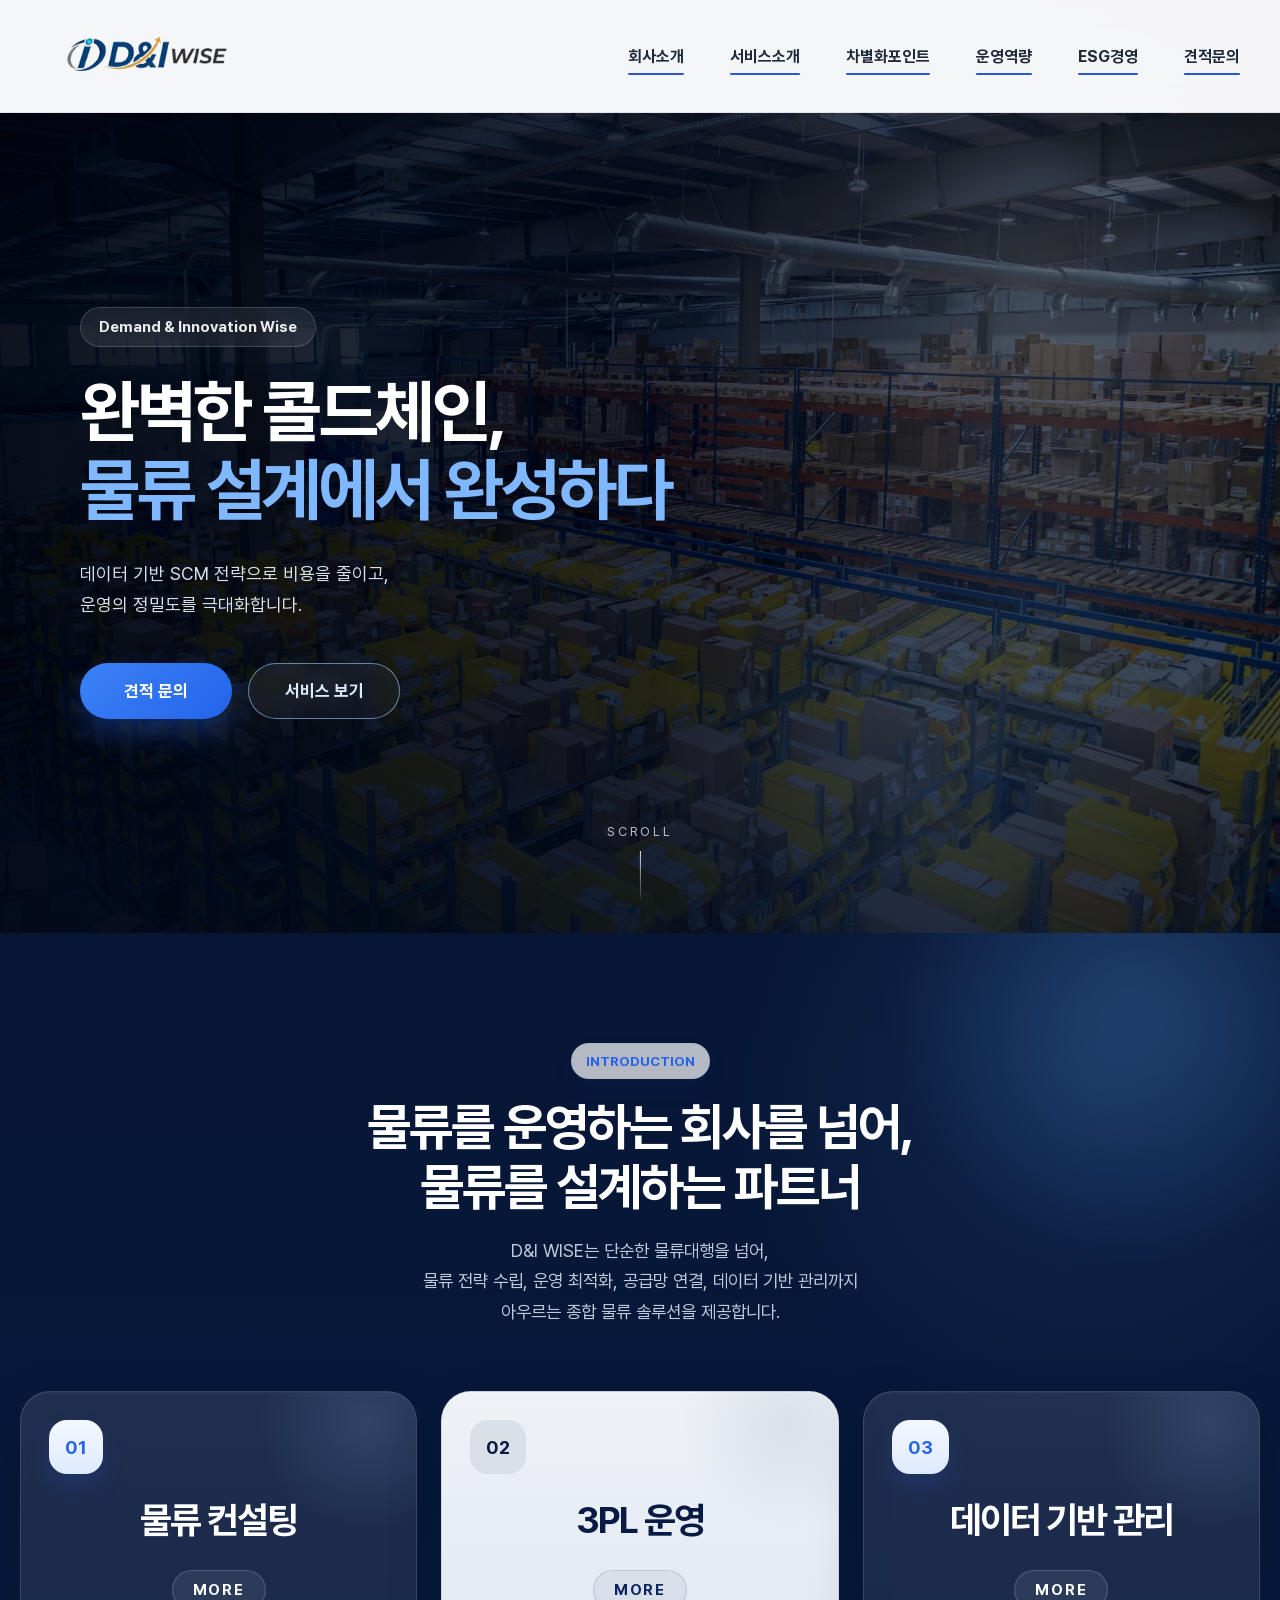
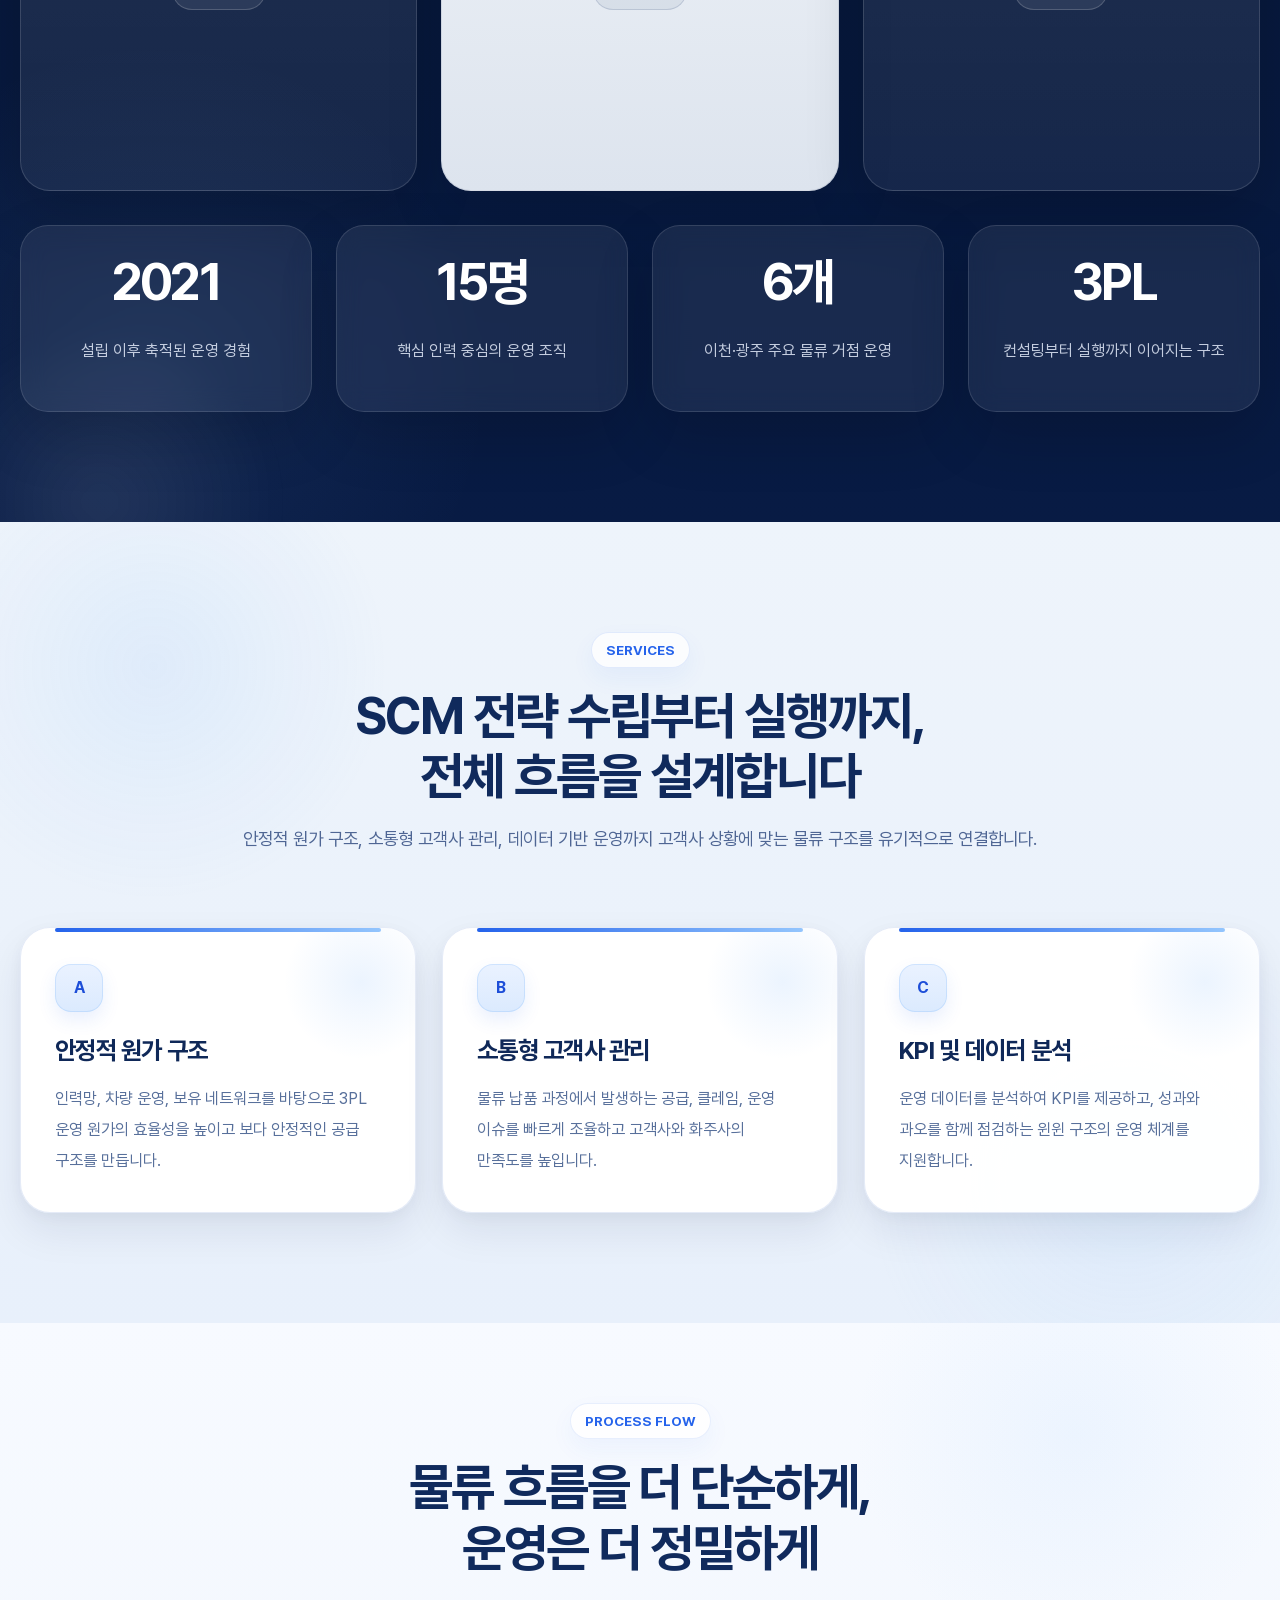
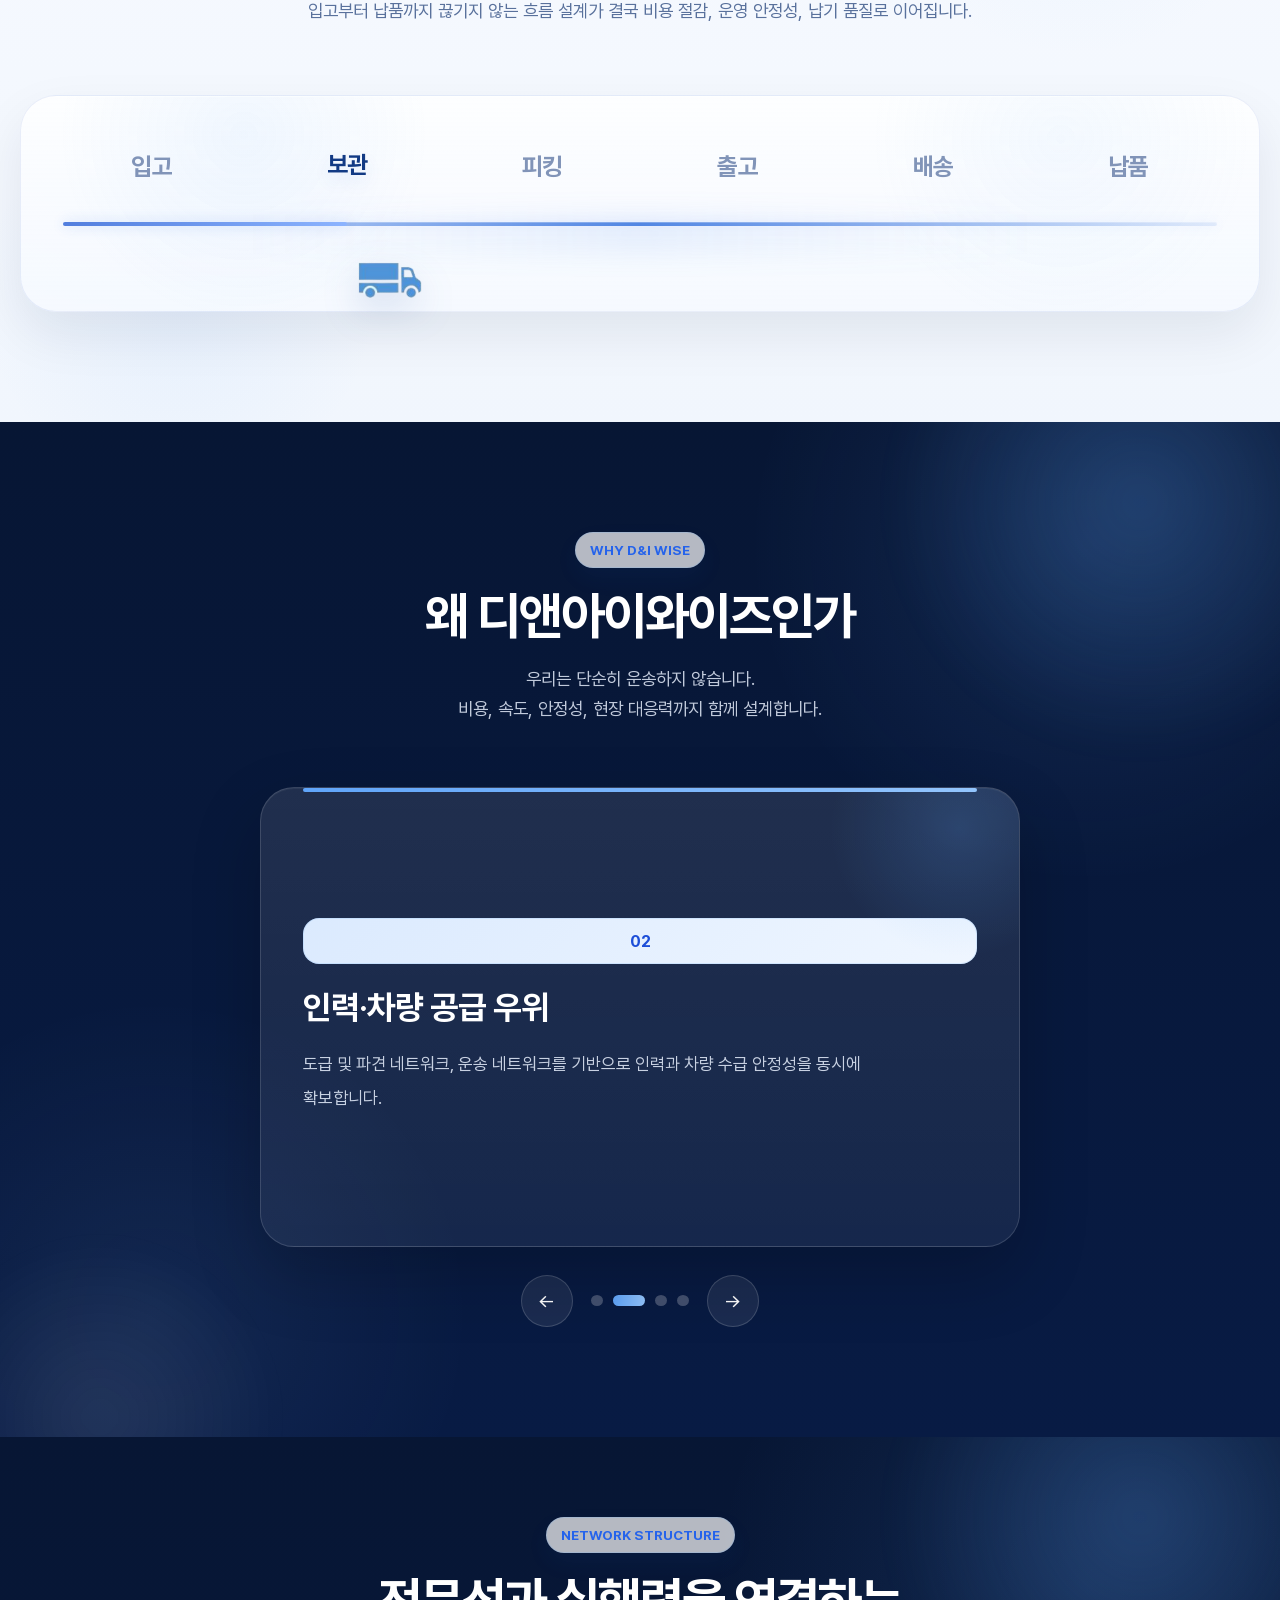
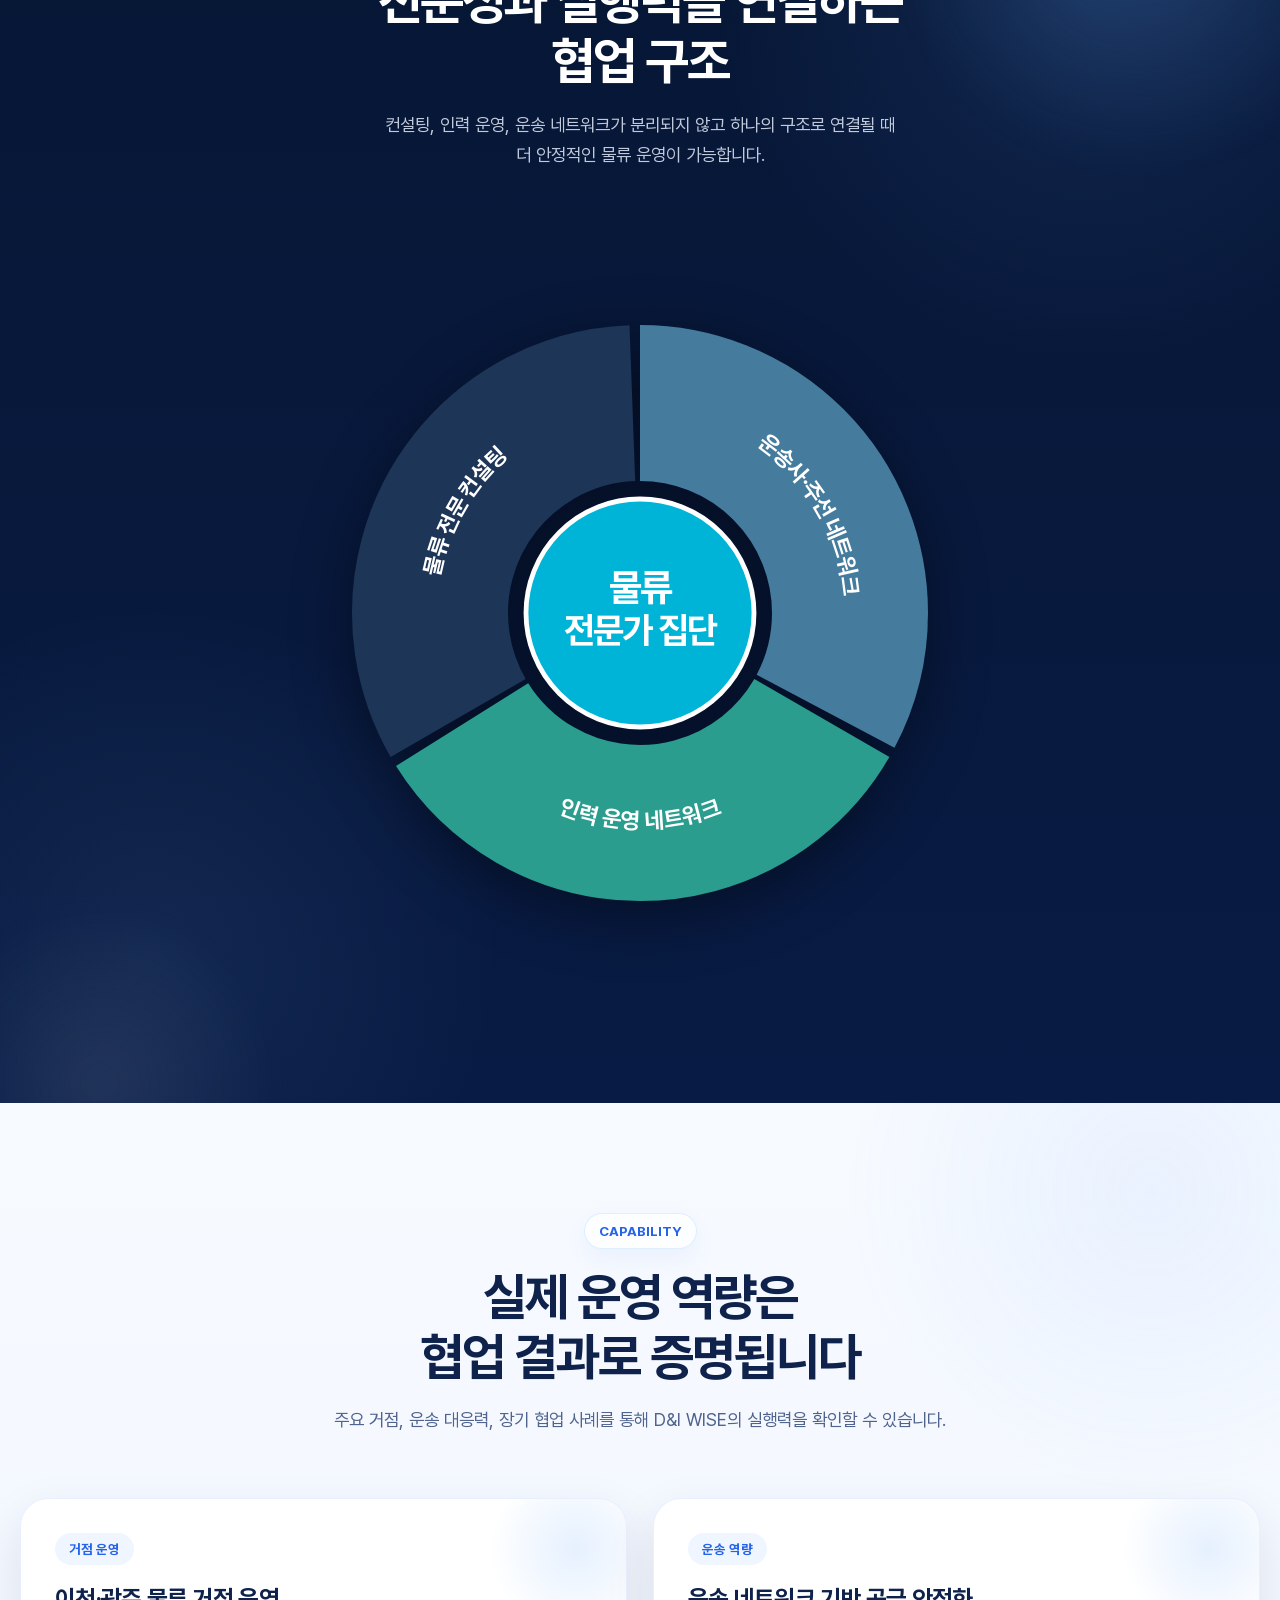
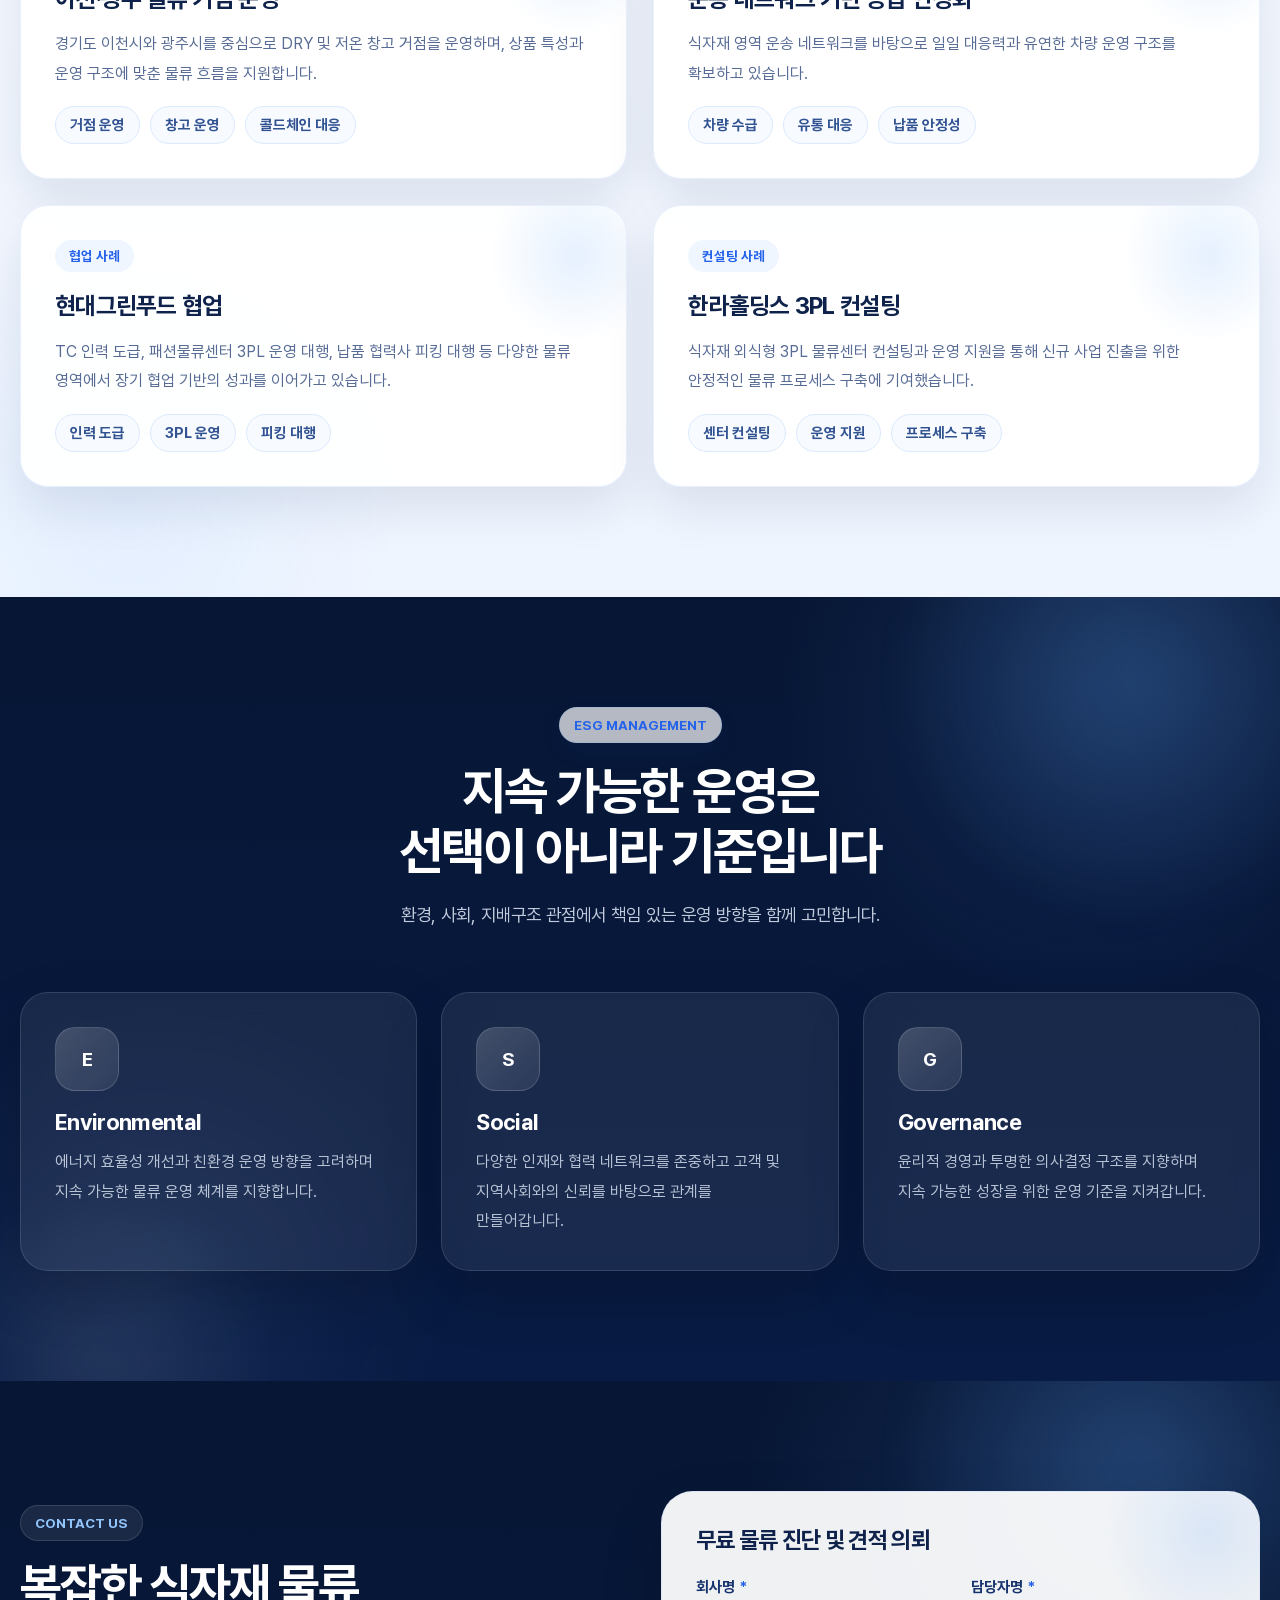
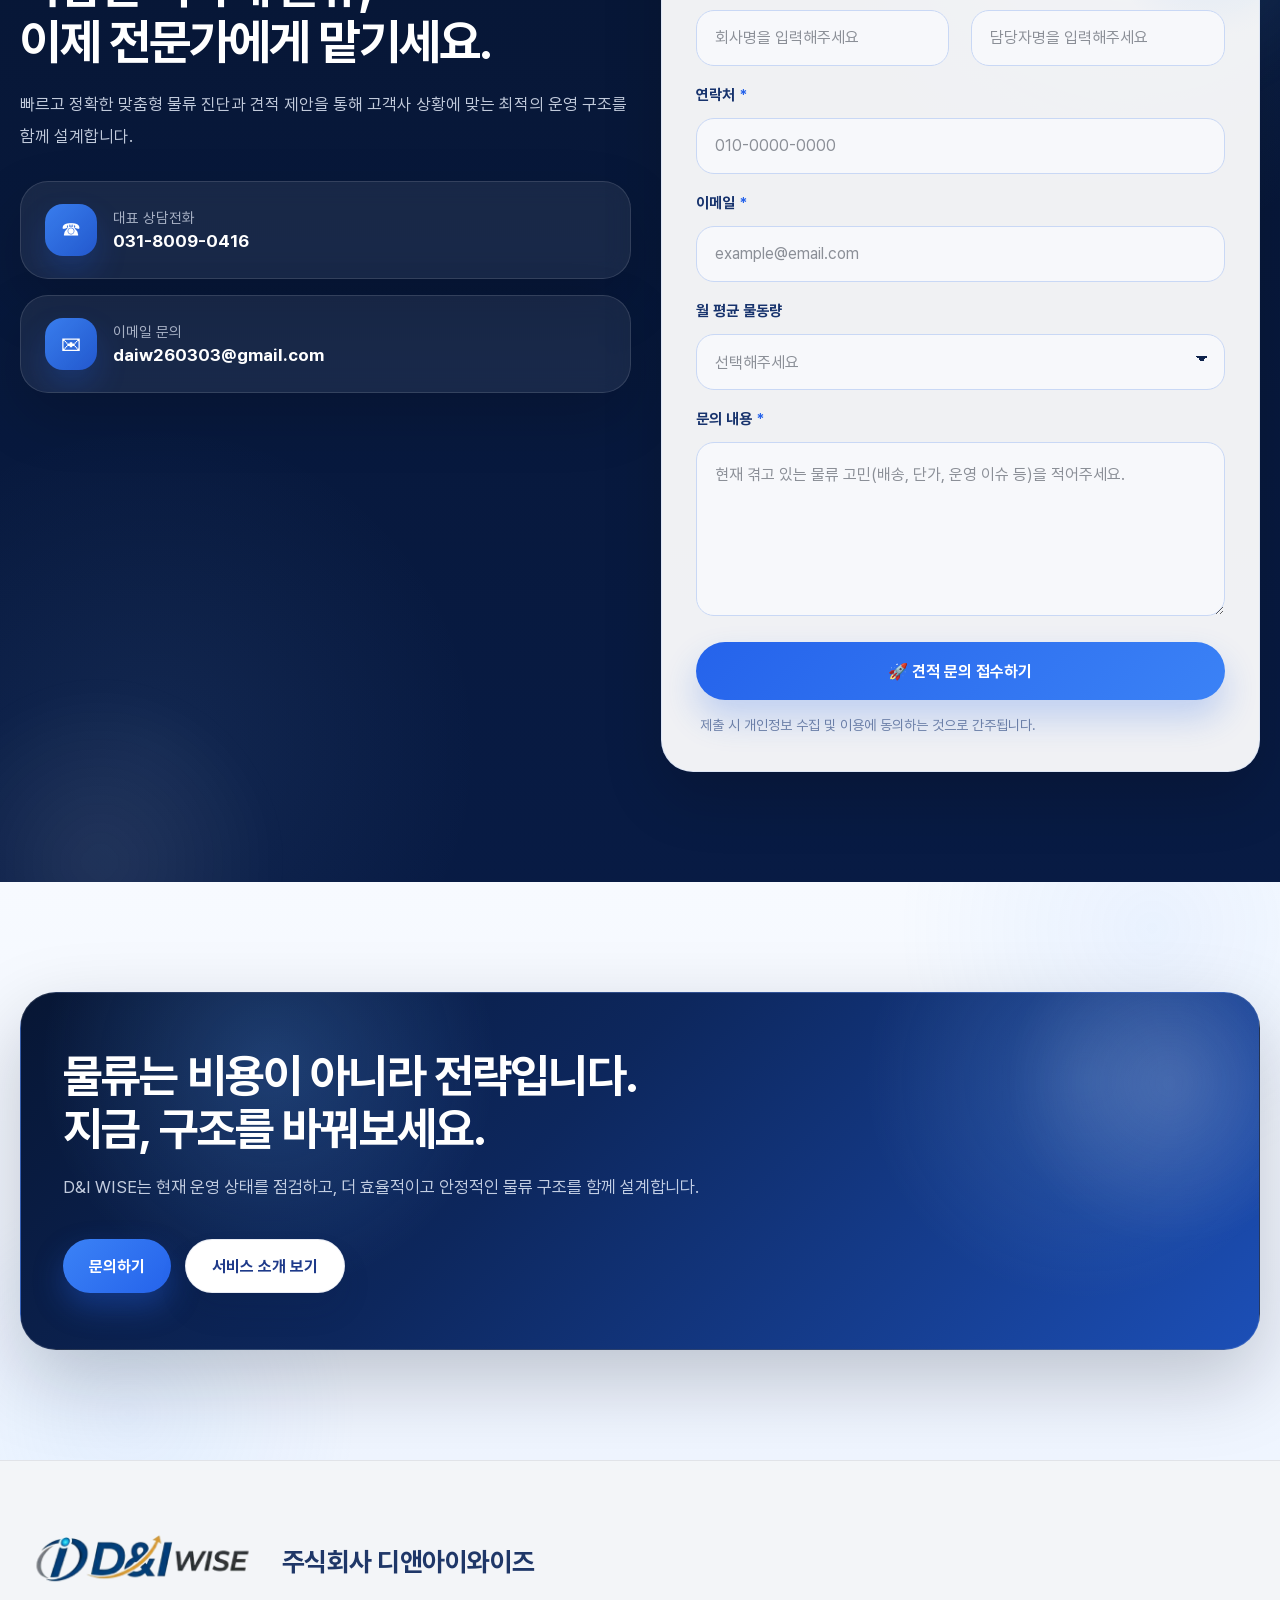
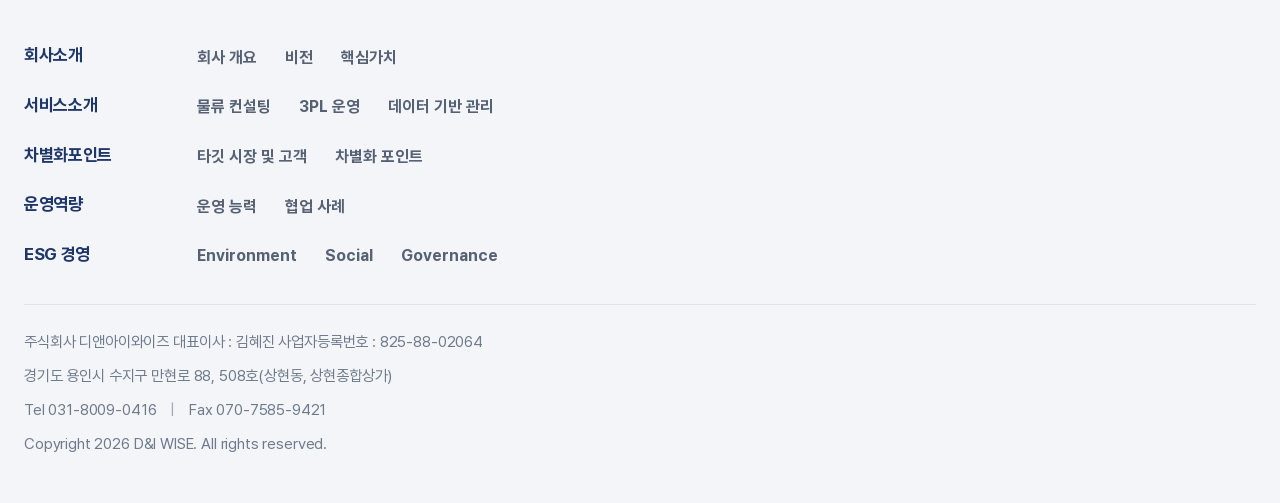
<file: index.html>
<!DOCTYPE html>
<html lang="ko">
<head>
  <meta charset="UTF-8" />
  <meta name="viewport" content="width=device-width, initial-scale=1.0" />
  <title>D&I WISE | 완벽한 콜드체인, 물류 설계에서 완성하다</title>
  <meta name="description" content="디앤아이와이즈는 식품·식자재 물류에 특화된 3PL 물류대행 전문 기업입니다. 입고, 보관, 피킹, 배송, 납품까지 맞춤형 물류 솔루션을 제공합니다.">

    <!-- Google tag (gtag.js) -->
  <script async src="https://www.googletagmanager.com/gtag/js?id=G-M8EKJ6LYF7"></script>
  <script>
    window.dataLayer = window.dataLayer || [];
    function gtag(){dataLayer.push(arguments);}
    gtag('js', new Date());

    gtag('config', 'G-M8EKJ6LYF7');
  </script>

  <link rel="stylesheet" href="assets/css/style.css" />
  <link rel="stylesheet" href="assets/css/mobile-fix.css" />
</head>

<body>
<!-- Header -->
<header class="header-shell">
  <div class="header-inner">
    <a href="index.html" class="header-logo">
      <img src="assets/logo.png" alt="D&I WISE 로고" />
    </a>

    <!-- Desktop Nav -->
    <nav class="nav-desktop">
      <a href="company.html" class="nav-link">회사소개</a>
      <a href="services.html" class="nav-link">서비스소개</a>
      <a href="differentiation.html" class="nav-link">차별화포인트</a>
      <a href="case-study.html" class="nav-link">운영역량</a>
      <a href="esg.html" class="nav-link">ESG경영</a>
      <a href="/index.html#contact-estimate" class="nav-link">견적문의</a>
    </nav>

    <!-- Mobile Toggle -->
    <button class="nav-toggle" type="button" aria-label="메뉴 열기">
      <span></span>
      <span></span>
      <span></span>
    </button>
  </div>

  <!-- Mega Menu -->
  <div class="mega-menu">
    <div class="mega-menu-inner">
      <div class="mega-menu-grid">
        <!-- 회사소개 -->
        <div class="mega-menu-group">
          <a href="company.html" class="mega-menu-title">회사소개</a>
          <a href="company.html#overview" class="mega-sub-link">회사 개요</a>
          <a href="company.html#vision" class="mega-sub-link">비전</a>
          <a href="company.html#value" class="mega-sub-link">핵심 가치</a>
        </div>

        <!-- 서비스소개 -->
        <div class="mega-menu-group">
          <a href="services.html" class="mega-menu-title">서비스소개</a>
          <a href="services.html#consulting" class="mega-sub-link">물류 컨설팅</a>
          <a href="services.html#operation" class="mega-sub-link">3PL 운영</a>
          <a href="services.html#data" class="mega-sub-link">데이터 기반 관리</a>
        </div>

        <!-- 차별화포인트 -->
        <div class="mega-menu-group">
          <a href="differentiation.html" class="mega-menu-title">차별화포인트</a>
          <a href="differentiation.html#target" class="mega-sub-link">타깃 시장 및 고객</a>
          <a href="differentiation.html#strength" class="mega-sub-link">차별화 포인트</a>
        </div>

        <!-- 운영역량 -->
        <div class="mega-menu-group">
          <a href="case-study.html" class="mega-menu-title">운영역량</a>
          <a href="case-study.html#capability" class="mega-sub-link">운영 능력</a>
          <a href="case-study.html#case" class="mega-sub-link">협업 사례</a>
        </div>

        <!-- ESG경영 -->
        <div class="mega-menu-group">
          <a href="esg.html" class="mega-menu-title">ESG경영</a>
          <a href="esg.html#environment" class="mega-sub-link">Environment</a>
          <a href="esg.html#social" class="mega-sub-link">Social</a>
          <a href="esg.html#governance" class="mega-sub-link">Governance</a>
        </div>

        <!-- 견적문의 -->
        <div class="mega-menu-group">
          <a href="/index.html#contact-estimate" class="mega-menu-title">견적문의</a>
        </div>
      </div>
    </div>
  </div>

  <!-- Mobile Menu -->
  <div class="mobile-menu">
    <div class="mobile-menu-inner">
      <div class="mobile-menu-group">
        <a href="company.html" class="mobile-main-link">회사소개</a>
        <div class="mobile-sub-links">
          <a href="company.html#overview">회사 개요</a>
          <a href="company.html#vision">비전</a>
          <a href="company.html#value">핵심 가치</a>
        </div>
      </div>

      <div class="mobile-menu-group">
        <a href="services.html" class="mobile-main-link">서비스소개</a>
        <div class="mobile-sub-links">
          <a href="services.html#consulting">물류 컨설팅</a>
          <a href="services.html#operation">3PL 운영</a>
          <a href="services.html#data">데이터 기반 관리</a>
        </div>
      </div>

      <div class="mobile-menu-group">
        <a href="differentiation.html" class="mobile-main-link">차별화포인트</a>
        <div class="mobile-sub-links">
          <a href="differentiation.html#target">타깃 시장 및 고객</a>
          <a href="differentiation.html#strength">차별화 포인트</a>
        </div>
      </div>

      <div class="mobile-menu-group">
        <a href="case-study.html" class="mobile-main-link">운영역량</a>
        <div class="mobile-sub-links">
          <a href="case-study.html#capability">운영 능력</a>
          <a href="case-study.html#case">협업 사례</a>
        </div>
      </div>

      <div class="mobile-menu-group">
        <a href="esg.html" class="mobile-main-link">ESG경영</a>
        <div class="mobile-sub-links">
          <a href="esg.html#environment">Environment</a>
          <a href="esg.html#social">Social</a>
          <a href="esg.html#governance">Governance</a>
        </div>
      </div>

      <div class="mobile-menu-group">
        <a href="/index.html#contact-estimate" class="mobile-main-link">견적문의</a>
      </div>
    </div>
  </div>
</header>

  <main>
    <!-- HERO -->
    <section id="hero" class="hero hero-photo">
      <div class="hero-photo-bg"></div>
      <div class="hero-photo-overlay"></div>

      <div class="hero-inner">
        <div class="hero-text">
          <span class="hero-eyebrow">Demand &amp; Innovation Wise</span>

          <h1>
            완벽한 콜드체인,<br>
            <span class="hero-line-fixed">물류 설계에서 완성하다</span>
          </h1>

          <p>
            데이터 기반 SCM 전략으로 비용을 줄이고,<br>
            운영의 정밀도를 극대화합니다.
          </p>

          <div class="hero-buttons">
            <a href="#contact-estimate" class="btn-primary">견적 문의</a>
            <a href="#service" class="btn-outline">서비스 보기</a>
          </div>
        </div>
      </div>

      <div class="scroll-indicator">
        <span>Scroll</span>
        <div class="scroll-line"></div>
      </div>
    </section>

    <!-- Intro -->
    <section class="section section-dark">
      <div class="container-wide">
        <div class="section-heading fade-up">
          <span class="section-kicker">INTRODUCTION</span>
          <h2 class="section-title text-white">
            물류를 운영하는 회사를 넘어,<br>
            물류를 설계하는 파트너
          </h2>
          <p class="section-desc text-blue-soft">
            D&amp;I WISE는 단순한 물류대행을 넘어,<br>
            물류 전략 수립, 운영 최적화, 공급망 연결, 데이터 기반 관리까지<br>
            아우르는 종합 물류 솔루션을 제공합니다.
          </p>
        </div>

        <div class="intro-service-cards fade-up">
          <!-- 01 -->
          <div class="intro-service-card is-dark">
            <div class="intro-service-card-top">
              <span class="intro-service-badge">01</span>
            </div>

            <div class="intro-service-card-main">
              <h3 class="intro-service-card-title">물류 컨설팅</h3>

              <button
                class="intro-service-more"
                type="button"
                aria-label="물류 컨설팅 상세 보기"
              >
                MORE
              </button>
            </div>

            <div class="intro-service-overlay">
              <div class="intro-service-card-panel">
                <p class="intro-service-card-text">
                  SCM 전략 수립부터 운영 구조 진단, 원가 안정화 방향까지
                  실행 가능한 물류 솔루션을 제안합니다.
                </p>
              </div>
            </div>
          </div>

          <!-- 02 -->
          <div class="intro-service-card is-light">
            <div class="intro-service-card-top">
              <span class="intro-service-badge">02</span>
            </div>

            <div class="intro-service-card-main">
              <h3 class="intro-service-card-title">3PL 운영</h3>

              <button
                class="intro-service-more"
                type="button"
                aria-label="3PL 운영 상세 보기"
              >
                MORE
              </button>
            </div>

            <div class="intro-service-overlay">
              <div class="intro-service-card-panel">
                <p class="intro-service-card-text">
                  창고, 피킹, 출고, 배송, 납품까지 이어지는
                  전 과정의 운영 체계를 설계하고 안정적으로 실행합니다.
                </p>
              </div>
            </div>
          </div>

          <!-- 03 -->
          <div class="intro-service-card is-dark">
            <div class="intro-service-card-top">
              <span class="intro-service-badge">03</span>
            </div>

            <div class="intro-service-card-main">
              <h3 class="intro-service-card-title">데이터 기반 관리</h3>

              <button
                class="intro-service-more"
                type="button"
                aria-label="데이터 기반 관리 상세 보기"
              >
                MORE
              </button>
            </div>

            <div class="intro-service-overlay">
              <div class="intro-service-card-panel">
                <p class="intro-service-card-text">
                  실시간 운영 데이터와 KPI를 기반으로
                  성과와 개선 포인트를 함께 점검하는 체계를 만듭니다.
                </p>
              </div>
            </div>
          </div>
        </div>

        <div class="stats-wrap fade-up">
          <div class="stat-card">
            <span class="stat-num">2021</span>
            <p class="stat-label">설립 이후 축적된 운영 경험</p>
          </div>
          <div class="stat-card">
            <span class="stat-num">15명</span>
            <p class="stat-label">핵심 인력 중심의 운영 조직</p>
          </div>
          <div class="stat-card">
            <span class="stat-num">6개</span>
            <p class="stat-label">이천·광주 주요 물류 거점 운영</p>
          </div>
          <div class="stat-card">
            <span class="stat-num">3PL</span>
            <p class="stat-label">컨설팅부터 실행까지 이어지는 구조</p>
          </div>
        </div>
      </div>
    </section>

    <!-- Service Summary -->
    <section id="service" class="section section-light">
      <div class="container-wide">
        <div class="section-heading fade-up">
          <span class="section-kicker">SERVICES</span>
          <h2 class="section-title">
            SCM 전략 수립부터 실행까지,<br>
            전체 흐름을 설계합니다
          </h2>
          <p class="section-desc">
            안정적 원가 구조, 소통형 고객사 관리, 데이터 기반 운영까지
            고객사 상황에 맞는 물류 구조를 유기적으로 연결합니다.
          </p>
        </div>

        <div class="grid-3">
          <div class="info-card fade-up">
            <div class="card-badge">A</div>
            <h3 class="card-title">안정적 원가 구조</h3>
            <p class="card-text">
              인력망, 차량 운영, 보유 네트워크를 바탕으로
              3PL 운영 원가의 효율성을 높이고
              보다 안정적인 공급 구조를 만듭니다.
            </p>
          </div>

          <div class="info-card fade-up">
            <div class="card-badge">B</div>
            <h3 class="card-title">소통형 고객사 관리</h3>
            <p class="card-text">
              물류 납품 과정에서 발생하는 공급, 클레임, 운영 이슈를
              빠르게 조율하고 고객사와 화주사의 만족도를 높입니다.
            </p>
          </div>

          <div class="info-card fade-up">
            <div class="card-badge">C</div>
            <h3 class="card-title">KPI 및 데이터 분석</h3>
            <p class="card-text">
              운영 데이터를 분석하여 KPI를 제공하고,
              성과와 과오를 함께 점검하는 윈윈 구조의 운영 체계를 지원합니다.
            </p>
          </div>
        </div>
      </div>
    </section>

<!-- Process -->
<section id="process" class="section section-light process-section">
  <div class="container-wide">
    <div class="section-heading fade-up">
      <span class="section-kicker">PROCESS FLOW</span>
      <h2 class="section-title">
        물류 흐름을 더 단순하게,<br>
        운영은 더 정밀하게
      </h2>
      <p class="section-desc">
        입고부터 납품까지 끊기지 않는 흐름 설계가
        결국 비용 절감, 운영 안정성, 납기 품질로 이어집니다.
      </p>
    </div>

    <div class="flow-wrap flow-animated fade-up" id="flowAnimatedWrap">
      <div class="flow-track-glow"></div>
      <div class="flow-track-line"></div>

      <div class="flow-status-row" id="flowStatusRow">
        <div class="flow-status-item active" data-step="0">입고</div>
        <div class="flow-status-item" data-step="1">보관</div>
        <div class="flow-status-item" data-step="2">피킹</div>
        <div class="flow-status-item" data-step="3">출고</div>
        <div class="flow-status-item" data-step="4">배송</div>
        <div class="flow-status-item" data-step="5">납품</div>
      </div>

      <div class="flow-progress" id="flowProgress"></div>

      <div class="flow-truck" id="flowTruck" aria-hidden="true">
        <img src="assets/flow_truck.png" alt="물류 트럭 아이콘" />
      </div>
    </div>
  </div>
</section>

    <!-- Differentiation -->
<section id="why-dni" class="section section-dark why-section">
  <div class="container-wide">
    <div class="section-heading fade-up">
      <span class="section-kicker">WHY D&amp;I WISE</span>
      <h2 class="section-title text-white">
        왜 디앤아이와이즈인가
      </h2>
      <p class="section-desc text-blue-soft">
        우리는 단순히 운송하지 않습니다.<br>
        비용, 속도, 안정성, 현장 대응력까지 함께 설계합니다.
      </p>
    </div>

    <div class="why-slider fade-up">
      <div class="why-slider-track">
        <article class="why-slide is-active">
          <div class="why-card">
            <div class="card-badge">01</div>
            <h3 class="dark-title">식자재·식품 특화 운영력</h3>
            <p class="dark-text">
              식자재 및 식품 물류 운영에 대한 높은 이해도를 바탕으로
              현장에 맞는 실질적인 운영 방안을 제공합니다.
            </p>
          </div>
        </article>

        <article class="why-slide">
          <div class="why-card">
            <div class="card-badge">02</div>
            <h3 class="dark-title">인력·차량 공급 우위</h3>
            <p class="dark-text">
              도급 및 파견 네트워크, 운송 네트워크를 기반으로
              인력과 차량 수급 안정성을 동시에 확보합니다.
            </p>
          </div>
        </article>

        <article class="why-slide">
          <div class="why-card">
            <div class="card-badge">03</div>
            <h3 class="dark-title">대기업 관리자 출신 소통 역량</h3>
            <p class="dark-text">
              고객사와 현장 모두를 이해하는 운영 경험을 바탕으로
              납품, 공급, 클레임 이슈를 빠르게 조율합니다.
            </p>
          </div>
        </article>

        <article class="why-slide">
          <div class="why-card">
            <div class="card-badge">04</div>
            <h3 class="dark-title">통합 물류관리 솔루션</h3>
            <p class="dark-text">
              물류 공급 채널과 운영 시스템을 함께 이해하고,
              더 안정적이고 일원화된 물류 구조를 구축합니다.
            </p>
          </div>
        </article>
      </div>

      <div class="why-slider-controls">
        <button type="button" class="why-nav why-prev" aria-label="이전 카드">←</button>
        <div class="why-dots">
          <button type="button" class="why-dot is-active" aria-label="1번 카드 보기"></button>
          <button type="button" class="why-dot" aria-label="2번 카드 보기"></button>
          <button type="button" class="why-dot" aria-label="3번 카드 보기"></button>
          <button type="button" class="why-dot" aria-label="4번 카드 보기"></button>
        </div>
        <button type="button" class="why-nav why-next" aria-label="다음 카드">→</button>
      </div>
    </div>
  </div>
</section>

<!-- Network -->
<section class="section section-dark network-structure-section" style="padding-top: 80px;">
  <div class="container-wide">
    
    <div class="section-heading fade-up">
      <span class="section-kicker">NETWORK STRUCTURE</span>
      <h2 class="section-title text-white">
        전문성과 실행력을 연결하는<br>
        협업 구조
      </h2>
      <p class="section-desc text-blue-soft">
        컨설팅, 인력 운영, 운송 네트워크가 분리되지 않고 하나의 구조로 연결될 때<br>
        더 안정적인 물류 운영이 가능합니다.
      </p>
    </div>

    <div class="network-diagram-wrap fade-up">
      <svg class="network-ring-svg" viewBox="0 0 600 600" aria-label="협업 구조 도식" role="img">
        
        <!-- 아주 천천히 회전하는 바깥 링 그룹 -->
        <g class="ring-container">
          
          <!-- 좌측 링 (물류 전문 컨설팅) -->
          <g class="ring-segment">
            <circle cx="300" cy="300" r="175" fill="none" class="ring-part part-left" stroke-width="130" stroke-dasharray="360 740" transform="rotate(150 300 300)" />
            <path id="path-left" d="M 148.5 387.5 A 175 175 0 0 1 300 125" fill="none" stroke="none" />
            <text class="ring-text"><textPath href="#path-left" startOffset="50%" text-anchor="middle">물류 전문 컨설팅</textPath></text>
          </g>

          <!-- 하단 링 (인력 운영 네트워크) -->
          <g class="ring-segment">
            <circle cx="300" cy="300" r="175" fill="none" class="ring-part part-bottom" stroke-width="130" stroke-dasharray="360 740" transform="rotate(30 300 300)" />
            <path id="path-bottom" d="M 148.5 387.5 A 175 175 0 0 0 451.5 387.5" fill="none" stroke="none" />
            <text class="ring-text"><textPath href="#path-bottom" startOffset="50%" text-anchor="middle">인력 운영 네트워크</textPath></text>
          </g>

          <!-- 우측 링 (운송사·주선 네트워크) -->
          <g class="ring-segment">
            <circle cx="300" cy="300" r="175" fill="none" class="ring-part part-right" stroke-width="130" stroke-dasharray="360 740" transform="rotate(270 300 300)" />
            <path id="path-right" d="M 300 125 A 175 175 0 0 1 451.5 387.5" fill="none" stroke="none" />
            <text class="ring-text"><textPath href="#path-right" startOffset="50%" text-anchor="middle">운송사·주선 네트워크</textPath></text>
          </g>

        </g>

        <!-- 중앙 원 (고정) -->
        <circle cx="300" cy="300" r="95" class="network-center-circle" />
        <text x="300" y="290" class="center-text center-title">물류</text>
        <text x="300" y="325" class="center-text center-subtitle">전문가 집단</text>

      </svg>
    </div>

  </div>
</section>

    <!-- Capability -->
    <section class="section section-light">
      <div class="container-wide">
        <div class="section-heading fade-up">
          <span class="section-kicker">CAPABILITY</span>
          <h2 class="section-title">
            실제 운영 역량은<br>
            협업 결과로 증명됩니다
          </h2>
          <p class="section-desc">
            주요 거점, 운송 대응력, 장기 협업 사례를 통해
            D&amp;I WISE의 실행력을 확인할 수 있습니다.
          </p>
        </div>

        <div class="case-grid">
          <div class="case-card fade-up">
            <div class="case-chip">거점 운영</div>
            <h3 class="case-title">이천·광주 물류 거점 운영</h3>
            <p class="case-text">
              경기도 이천시와 광주시를 중심으로
              DRY 및 저온 창고 거점을 운영하며,
              상품 특성과 운영 구조에 맞춘 물류 흐름을 지원합니다.
            </p>
            <div class="case-list">
              <span>거점 운영</span>
              <span>창고 운영</span>
              <span>콜드체인 대응</span>
            </div>
          </div>

          <div class="case-card fade-up">
            <div class="case-chip">운송 역량</div>
            <h3 class="case-title">운송 네트워크 기반 공급 안정화</h3>
            <p class="case-text">
              식자재 영역 운송 네트워크를 바탕으로
              일일 대응력과 유연한 차량 운영 구조를 확보하고 있습니다.
            </p>
            <div class="case-list">
              <span>차량 수급</span>
              <span>유통 대응</span>
              <span>납품 안정성</span>
            </div>
          </div>

          <div class="case-card fade-up">
            <div class="case-chip">협업 사례</div>
            <h3 class="case-title">현대그린푸드 협업</h3>
            <p class="case-text">
              TC 인력 도급, 패션물류센터 3PL 운영 대행,
              납품 협력사 피킹 대행 등 다양한 물류 영역에서
              장기 협업 기반의 성과를 이어가고 있습니다.
            </p>
            <div class="case-list">
              <span>인력 도급</span>
              <span>3PL 운영</span>
              <span>피킹 대행</span>
            </div>
          </div>

          <div class="case-card fade-up">
            <div class="case-chip">컨설팅 사례</div>
            <h3 class="case-title">한라홀딩스 3PL 컨설팅</h3>
            <p class="case-text">
              식자재 외식형 3PL 물류센터 컨설팅과 운영 지원을 통해
              신규 사업 진출을 위한 안정적인 물류 프로세스 구축에 기여했습니다.
            </p>
            <div class="case-list">
              <span>센터 컨설팅</span>
              <span>운영 지원</span>
              <span>프로세스 구축</span>
            </div>
          </div>
        </div>
      </div>
    </section>

    <!-- ESG -->
    <section class="section section-dark">
      <div class="container-wide">
        <div class="section-heading fade-up">
          <span class="section-kicker">ESG MANAGEMENT</span>
          <h2 class="section-title text-white">
            지속 가능한 운영은<br>
            선택이 아니라 기준입니다
          </h2>
          <p class="section-desc text-blue-soft">
            환경, 사회, 지배구조 관점에서 책임 있는 운영 방향을 함께 고민합니다.
          </p>
        </div>

        <div class="esg-grid">
          <div class="esg-card fade-up">
            <div class="esg-icon">E</div>
            <h3>Environmental</h3>
            <p>
              에너지 효율성 개선과 친환경 운영 방향을 고려하며
              지속 가능한 물류 운영 체계를 지향합니다.
            </p>
          </div>

          <div class="esg-card fade-up">
            <div class="esg-icon">S</div>
            <h3>Social</h3>
            <p>
              다양한 인재와 협력 네트워크를 존중하고
              고객 및 지역사회와의 신뢰를 바탕으로 관계를 만들어갑니다.
            </p>
          </div>

          <div class="esg-card fade-up">
            <div class="esg-icon">G</div>
            <h3>Governance</h3>
            <p>
              윤리적 경영과 투명한 의사결정 구조를 지향하며
              지속 가능한 성장을 위한 운영 기준을 지켜갑니다.
            </p>
          </div>
        </div>
      </div>
    </section>

    <!-- Contact Estimate -->
    <section id="contact-estimate" class="section section-dark contact-estimate-section">
      <div class="container-wide">
        <div class="contact-estimate-wrap fade-up">
          <div class="contact-estimate-left">
            <span class="section-kicker contact-kicker">CONTACT US</span>

            <h2 class="contact-estimate-title">
              복잡한 식자재 물류,<br>
              이제 전문가에게 맡기세요.
            </h2>

            <p class="contact-estimate-desc">
              빠르고 정확한 맞춤형 물류 진단과 견적 제안을 통해
              고객사 상황에 맞는 최적의 운영 구조를 함께 설계합니다.
            </p>

            <div class="contact-info-list">
              <div class="contact-info-card">
                <div class="contact-info-icon">☎</div>
                <div class="contact-info-text">
                  <span>대표 상담전화</span>
                  <strong>031-8009-0416</strong>
                </div>
              </div>

              <div class="contact-info-card">
                <div class="contact-info-icon">✉</div>
                <div class="contact-info-text">
                  <span>이메일 문의</span>
                  <strong>daiw260303@gmail.com</strong>
                </div>
              </div>
            </div>
          </div>

<div class="contact-estimate-form-card">
  <h3 class="contact-form-title">무료 물류 진단 및 견적 의뢰</h3>

  <form id="estimateForm" class="estimate-form">
    <div class="estimate-grid two-col">
      <div class="form-group">
        <label for="company">회사명 <em>*</em></label>
        <input
          type="text"
          id="company"
          name="company"
          placeholder="회사명을 입력해주세요"
          required
        />
      </div>

      <div class="form-group">
        <label for="manager">담당자명 <em>*</em></label>
        <input
          type="text"
          id="manager"
          name="manager"
          placeholder="담당자명을 입력해주세요"
          required
        />
      </div>
    </div>

    <div class="estimate-grid">
      <div class="form-group">
        <label for="phone">연락처 <em>*</em></label>
        <input
          type="tel"
          id="phone"
          name="phone"
          placeholder="010-0000-0000"
          required
        />
      </div>
    </div>

    <div class="estimate-grid">
      <div class="form-group">
        <label for="email">이메일 <em>*</em></label>
        <input
          type="email"
          id="email"
          name="email"
          placeholder="example@email.com"
          required
        />
      </div>
    </div>

    <div class="estimate-grid">
      <div class="form-group">
        <label for="monthlyVolume">월 평균 물동량</label>
        <select id="monthlyVolume" name="monthlyVolume">
          <option value="">선택해주세요</option>
          <option value="월 1,000건 미만">월 1,000건 미만</option>
          <option value="월 1,000~5,000건">월 1,000~5,000건</option>
          <option value="월 5,000~10,000건">월 5,000~10,000건</option>
          <option value="월 10,000건 이상">월 10,000건 이상</option>
          <option value="별도 협의 필요">별도 협의 필요</option>
        </select>
      </div>
    </div>

    <div class="estimate-grid">
      <div class="form-group">
        <label for="inquiry">문의 내용 <em>*</em></label>
        <textarea
          id="inquiry"
          name="inquiry"
          rows="5"
          placeholder="현재 겪고 있는 물류 고민(배송, 단가, 운영 이슈 등)을 적어주세요."
          required
        ></textarea>
      </div>
    </div>

    <button type="submit" class="estimate-submit-btn">🚀 견적 문의 접수하기</button>

    <p class="estimate-form-note">
      제출 시 개인정보 수집 및 이용에 동의하는 것으로 간주됩니다.
    </p>
  </form>
</div>
        </div>
      </div>
    </section>

    <!-- CTA -->
    <section class="section section-light">
      <div class="container-wide">
        <div class="cta-panel fade-up">
          <h2 class="cta-title">
            물류는 비용이 아니라 전략입니다.<br>
            지금, 구조를 바꿔보세요.
          </h2>
          <p class="cta-text">
            D&amp;I WISE는 현재 운영 상태를 점검하고,
            더 효율적이고 안정적인 물류 구조를 함께 설계합니다.
          </p>

          <div class="hero-buttons">
            <a href="#contact-estimate" class="btn-primary">문의하기</a>
            <a href="services.html" class="btn-light">서비스 소개 보기</a>
          </div>
        </div>
      </div>
    </section>
  </main>

<!-- Footer -->
<footer class="site-footer">
  <div class="site-footer-top">
    <div class="site-footer-brand">
      <a href="index.html" class="site-footer-logo">
        <img src="assets/logo.png" alt="D&I WISE 로고" />
      </a>
      <div class="site-footer-company">주식회사 디앤아이와이즈</div>
    </div>

    <div class="site-footer-sitemap">
      <div class="footer-sitemap-row">
        <a href="company.html" class="footer-main-link">회사소개</a>
        <div class="footer-sub-links">
          <a href="company.html#overview">회사 개요</a>
          <a href="company.html#vision">비전</a>
          <a href="company.html#value">핵심가치</a>
        </div>
      </div>

      <div class="footer-sitemap-row">
        <a href="services.html" class="footer-main-link">서비스소개</a>
        <div class="footer-sub-links">
          <a href="services.html#consulting">물류 컨설팅</a>
          <a href="services.html#operation">3PL 운영</a>
          <a href="services.html#data-management">데이터 기반 관리</a>
        </div>
      </div>

      <div class="footer-sitemap-row">
        <a href="differentiation.html" class="footer-main-link">차별화포인트</a>
        <div class="footer-sub-links">
          <a href="differentiation.html#target-market">타깃 시장 및 고객</a>
          <a href="differentiation.html#differentiation-point">차별화 포인트</a>
        </div>
      </div>

      <div class="footer-sitemap-row">
        <a href="case-study.html" class="footer-main-link">운영역량</a>
        <div class="footer-sub-links">
          <a href="case-study.html#capability">운영 능력</a>
          <a href="case-study.html#case-study">협업 사례</a>
        </div>
      </div>

      <div class="footer-sitemap-row">
        <a href="esg.html" class="footer-main-link">ESG 경영</a>
        <div class="footer-sub-links">
          <a href="esg.html#environment">Environment</a>
          <a href="esg.html#social">Social</a>
          <a href="esg.html#governance">Governance</a>
        </div>
      </div>
    </div>

    <div class="site-footer-info">
      <p>주식회사 디앤아이와이즈 대표이사 : 김혜진 사업자등록번호 : 825-88-02064</p>
      <p>경기도 용인시 수지구 만현로 88, 508호(상현동, 상현종합상가)</p>
      <p>Tel 031-8009-0416 <span>|</span> Fax 070-7585-9421</p>
      <p>Copyright 2026 D&amp;I WISE. All rights reserved.</p>
    </div>
  </div>
</footer>

  <script>
  document.addEventListener('DOMContentLoaded', function () {
    const header = document.getElementById('siteHeader');
    if (!header) return;

    header.addEventListener('mouseenter', function () {
      header.classList.add('is-open');
    });

    header.addEventListener('mouseleave', function () {
      header.classList.remove('is-open');
    });

    const menuLinks = header.querySelectorAll('.header-mega-menu a');
    menuLinks.forEach(function (link) {
      link.addEventListener('click', function () {
        header.classList.remove('is-open');
      });
    });
  });
</script>


  <script>
    const observer = new IntersectionObserver((entries) => {
      entries.forEach((entry) => {
        if (entry.isIntersecting) {
          entry.target.classList.add('show');
        }
      });
    }, { threshold: 0.14 });

    document.querySelectorAll('.fade-up').forEach((el) => {
      if (!el.classList.contains('show')) {
        observer.observe(el);
      }
    });
  </script>

  <script>
  document.addEventListener('DOMContentLoaded', function () {
    const cards = document.querySelectorAll('.intro-service-card');
    const moreButtons = document.querySelectorAll('.intro-service-more');

    if (!cards.length || !moreButtons.length) return;

    function closeAllCards() {
      cards.forEach((card) => {
        card.classList.remove('is-open');
      });
    }

    moreButtons.forEach((button) => {
      button.addEventListener('click', function (e) {
        if (window.innerWidth <= 768) {
          closeAllCards();
          return;
        }

        e.preventDefault();
        e.stopPropagation();

        const currentCard = this.closest('.intro-service-card');
        if (!currentCard) return;

        const isOpen = currentCard.classList.contains('is-open');

        closeAllCards();

        if (!isOpen) {
          currentCard.classList.add('is-open');
        }
      });
    });

    window.addEventListener('resize', function () {
      if (window.innerWidth <= 768) {
        closeAllCards();
      }
    });
  });
</script>

<script>
  document.addEventListener('DOMContentLoaded', function () {
    const slider = document.querySelector('.why-slider');
    if (!slider) return;

    const slides = slider.querySelectorAll('.why-slide');
    const dots = slider.querySelectorAll('.why-dot');
    const prevBtn = slider.querySelector('.why-prev');
    const nextBtn = slider.querySelector('.why-next');

    let currentIndex = 0;
    let autoRotate = null;
    const ROTATE_DELAY = 2200; // 1.8초마다 전환

    function updateSlider(index) {
      slides.forEach((slide, i) => {
        slide.classList.toggle('is-active', i === index);
      });

      dots.forEach((dot, i) => {
        dot.classList.toggle('is-active', i === index);
      });

      currentIndex = index;
    }

    function showNext() {
      const nextIndex = (currentIndex + 1) % slides.length;
      updateSlider(nextIndex);
    }

    function showPrev() {
      const prevIndex = (currentIndex - 1 + slides.length) % slides.length;
      updateSlider(prevIndex);
    }

    function startAutoRotate() {
      stopAutoRotate();
      autoRotate = setInterval(() => {
        showNext();
      }, ROTATE_DELAY);
    }

    function stopAutoRotate() {
      if (autoRotate) {
        clearInterval(autoRotate);
        autoRotate = null;
      }
    }

    if (prevBtn) {
      prevBtn.addEventListener('click', function () {
        showPrev();
        startAutoRotate();
      });
    }

    if (nextBtn) {
      nextBtn.addEventListener('click', function () {
        showNext();
        startAutoRotate();
      });
    }

    dots.forEach((dot, index) => {
      dot.addEventListener('click', function () {
        updateSlider(index);
        startAutoRotate();
      });
    });

    slider.addEventListener('mouseenter', stopAutoRotate);
    slider.addEventListener('mouseleave', startAutoRotate);

    updateSlider(0);
    startAutoRotate();
  });
</script>

<script>
  const SCRIPT_URL = 'https://script.google.com/macros/s/AKfycbxudqAB4iVqUrorIrN0pp836pqBBBH-tHlnXVkGZP607jyRBqVD4RMZb4i3XyCjiMUQ/exec';

  const estimateForm = document.getElementById('estimateForm');

  if (estimateForm) {
    estimateForm.addEventListener('submit', async function (e) {
      e.preventDefault();

      const submitButton = estimateForm.querySelector('button[type="submit"]');
      const originalText = submitButton.textContent;

      const formData = {
        company: document.getElementById('company').value.trim(),
        manager: document.getElementById('manager').value.trim(),
        phone: document.getElementById('phone').value.trim(),
        email: document.getElementById('email').value.trim(),
        monthlyVolume: document.getElementById('monthlyVolume').value,
        inquiry: document.getElementById('inquiry').value.trim(),
        pageUrl: window.location.href
      };

      console.log('보내는 데이터:', formData);

      try {
        submitButton.disabled = true;
        submitButton.textContent = '접수 중입니다...';

        const response = await fetch(SCRIPT_URL, {
          method: 'POST',
          headers: {
            'Content-Type': 'text/plain;charset=utf-8'
          },
          body: JSON.stringify(formData)
        });

        const result = await response.json();
        console.log('응답:', result);

        if (result.result === 'success') {
          alert('문의가 정상 접수되었습니다. 빠르게 확인 후 연락드리겠습니다.');
          estimateForm.reset();
        } else {
          alert('접수 중 오류가 발생했습니다: ' + result.message);
        }
      } catch (error) {
        console.error(error);
        alert('네트워크 오류가 발생했습니다. 잠시 후 다시 시도해주세요.');
      } finally {
        submitButton.disabled = false;
        submitButton.textContent = originalText;
      }
    });
  }
</script>

<script>
  const headerShell = document.querySelector('.header-shell');
  const navToggle = document.querySelector('.nav-toggle');
  const mobileMenuLinks = document.querySelectorAll('.mobile-menu a');

  if (navToggle && headerShell) {
    navToggle.addEventListener('click', () => {
      headerShell.classList.toggle('mobile-open');
    });
  }

  mobileMenuLinks.forEach(link => {
    link.addEventListener('click', () => {
      headerShell.classList.remove('mobile-open');
    });
  });
</script>

<script>
  (function () {
    const truck = document.getElementById("flowTruck");
    const progress = document.getElementById("flowProgress");
    const statusItems = Array.from(document.querySelectorAll(".flow-status-item"));
    const flowWrap = document.getElementById("flowAnimatedWrap");
    const trackLine = document.querySelector(".flow-track-line");

    if (!truck || !progress || !statusItems.length || !flowWrap || !trackLine) return;

    const STEP_DURATION = 1400;
    const HIDE_DURATION = 260;
    const RESTART_DELAY = 420;
    const START_OFFSET = 18; // 직선 시작점에서 살짝 안쪽

    let currentStep = 0;
    let loopTimer = null;
    let resizeTimer = null;
    let isRunning = false;

    function clearLoopTimer() {
      if (loopTimer) {
        clearTimeout(loopTimer);
        loopTimer = null;
      }
    }

    function getWrapRect() {
      return flowWrap.getBoundingClientRect();
    }

    function getTruckWidth() {
      return truck.offsetWidth;
    }

    function getTrackStartX() {
      const wrapRect = getWrapRect();
      const lineRect = trackLine.getBoundingClientRect();
      return lineRect.left - wrapRect.left - (getTruckWidth() / 2) - 6;
    }

    function getStepCenterX(index) {
      const wrapRect = getWrapRect();
      const stepRect = statusItems[index].getBoundingClientRect();
      return stepRect.left - wrapRect.left + (stepRect.width / 2) - (getTruckWidth() / 2);
    }

    function getProgressWidth(index) {
      const wrapRect = getWrapRect();
      const stepRect = statusItems[index].getBoundingClientRect();
      const lineRect = trackLine.getBoundingClientRect();
      const lineStart = lineRect.left - wrapRect.left;

      return stepRect.left - wrapRect.left + (stepRect.width / 2) - lineStart;
    }

    function setActiveStep(index) {
      statusItems.forEach((item, i) => {
        item.classList.toggle("active", i === index);
      });
    }

    function setTruckX(x) {
      truck.style.transform = `translateX(${x}px)`;
    }

    function moveTruckToStep(index) {
      const x = getStepCenterX(index);
      const progressWidth = getProgressWidth(index);

      truck.classList.remove("is-hidden");
      setTruckX(x);
      progress.style.width = `${Math.max(progressWidth, 0)}px`;
      setActiveStep(index);
    }

    function resetTruckToLineStartHidden() {
      truck.classList.add("is-hidden");
      setTruckX(getTrackStartX());
      progress.style.width = "0px";
      statusItems.forEach((item) => item.classList.remove("active"));
    }

    function showTruckAtLineStart() {
      truck.classList.remove("is-hidden");
      setTruckX(getTrackStartX());
      progress.style.width = "0px";
      statusItems.forEach((item) => item.classList.remove("active"));
    }

    function runSequence() {
      if (!isRunning) return;

      if (currentStep < statusItems.length) {
        moveTruckToStep(currentStep);
        currentStep += 1;

        loopTimer = setTimeout(runSequence, STEP_DURATION);
        return;
      }

      // 납품 끝난 후 숨김
      truck.classList.add("is-hidden");

      loopTimer = setTimeout(() => {
        // 다시 직선 시작점으로 리셋
        resetTruckToLineStartHidden();

        loopTimer = setTimeout(() => {
          // 시작점에서 다시 등장
          showTruckAtLineStart();

          loopTimer = setTimeout(() => {
            currentStep = 0;
            runSequence();
          }, 260);
        }, RESTART_DELAY);
      }, HIDE_DURATION);
    }

    function startFlow() {
      clearLoopTimer();
      isRunning = true;
      currentStep = 0;

      resetTruckToLineStartHidden();

      requestAnimationFrame(() => {
        showTruckAtLineStart();

        loopTimer = setTimeout(() => {
          runSequence();
        }, 320);
      });
    }

    function restartFlow() {
      clearLoopTimer();
      isRunning = false;
      resetTruckToLineStartHidden();

      setTimeout(() => {
        startFlow();
      }, 120);
    }

    window.addEventListener("resize", () => {
      clearTimeout(resizeTimer);
      resizeTimer = setTimeout(() => {
        restartFlow();
      }, 160);
    });

    startFlow();
  })();
</script>

<script>
  function moveToEstimateSection() {
    const target = document.getElementById('contact-estimate');
    if (!target) return;

    // 1. 주소창의 파라미터 읽기
    const urlParams = new URLSearchParams(window.location.search);
    const hasScrollParam = urlParams.get('scroll') === 'estimate';
    const hasHash = window.location.hash === '#contact-estimate';

    // 해시나 파라미터 둘 다 없으면 스크롤하지 않음
    if (!hasScrollParam && !hasHash) return;

    // 2. 이동 위치 계산 (헤더 높이 140px 제외)
    const headerOffset = 140;
    const targetTop = target.getBoundingClientRect().top + window.pageYOffset - headerOffset;

    // 3. 1차 즉시 이동
    window.scrollTo({ top: targetTop, behavior: 'auto' });

    // 4. 2차 보정 후 부드러운 안착
    setTimeout(() => {
      window.scrollTo({ top: targetTop, behavior: 'smooth' });
      
      // 5. 스크롤 완료 후 URL을 깔끔하게 정리 (새로고침 시 재스크롤 방지)
      // index.html?scroll=estimate -> index.html 로 주소창 몰래 변경
      window.history.replaceState({}, document.title, window.location.pathname);
    }, 250);
  }

  // HTML 렌더링 직후 즉시 실행
  document.addEventListener('DOMContentLoaded', moveToEstimateSection);
  
  // 늦게 로딩되는 요소를 대비해 load 시점에도 한 번 더 체크 (선택)
  window.addEventListener('load', moveToEstimateSection);
</script>

</body>
</html>
</file>
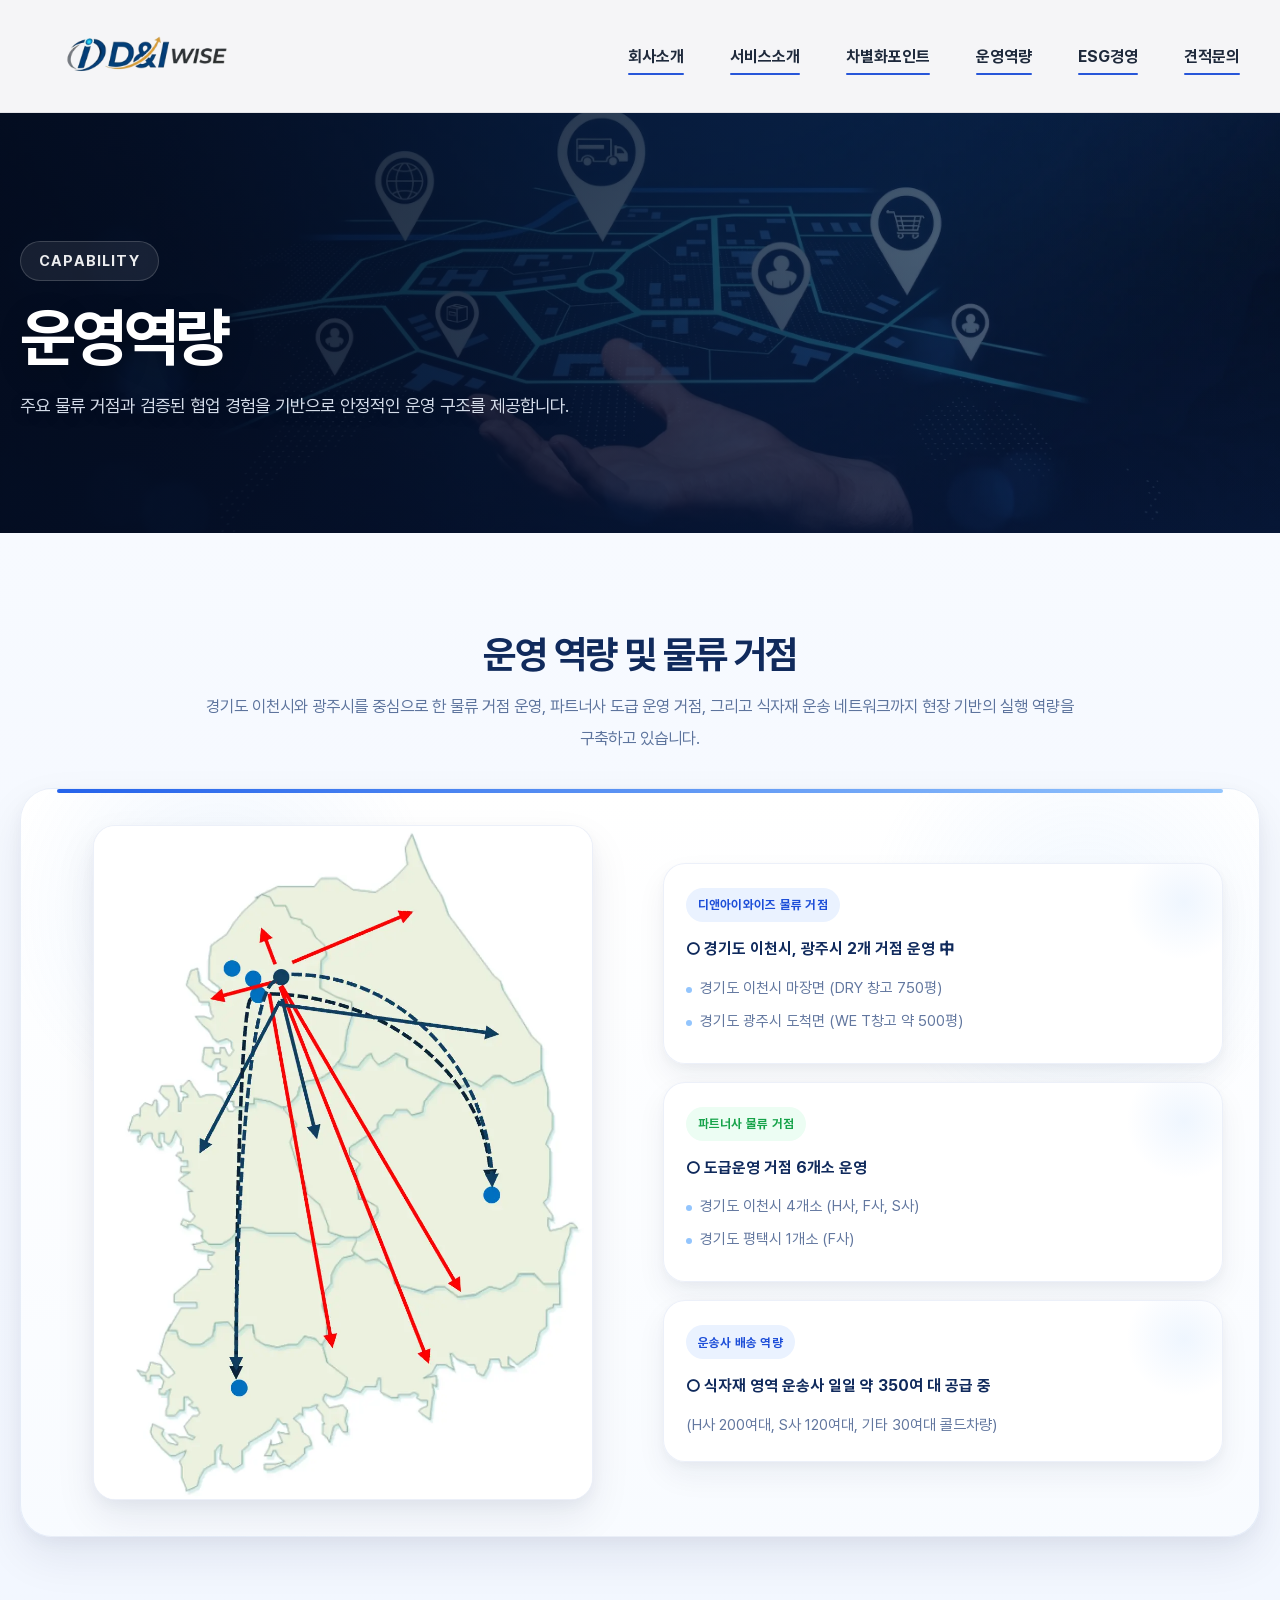
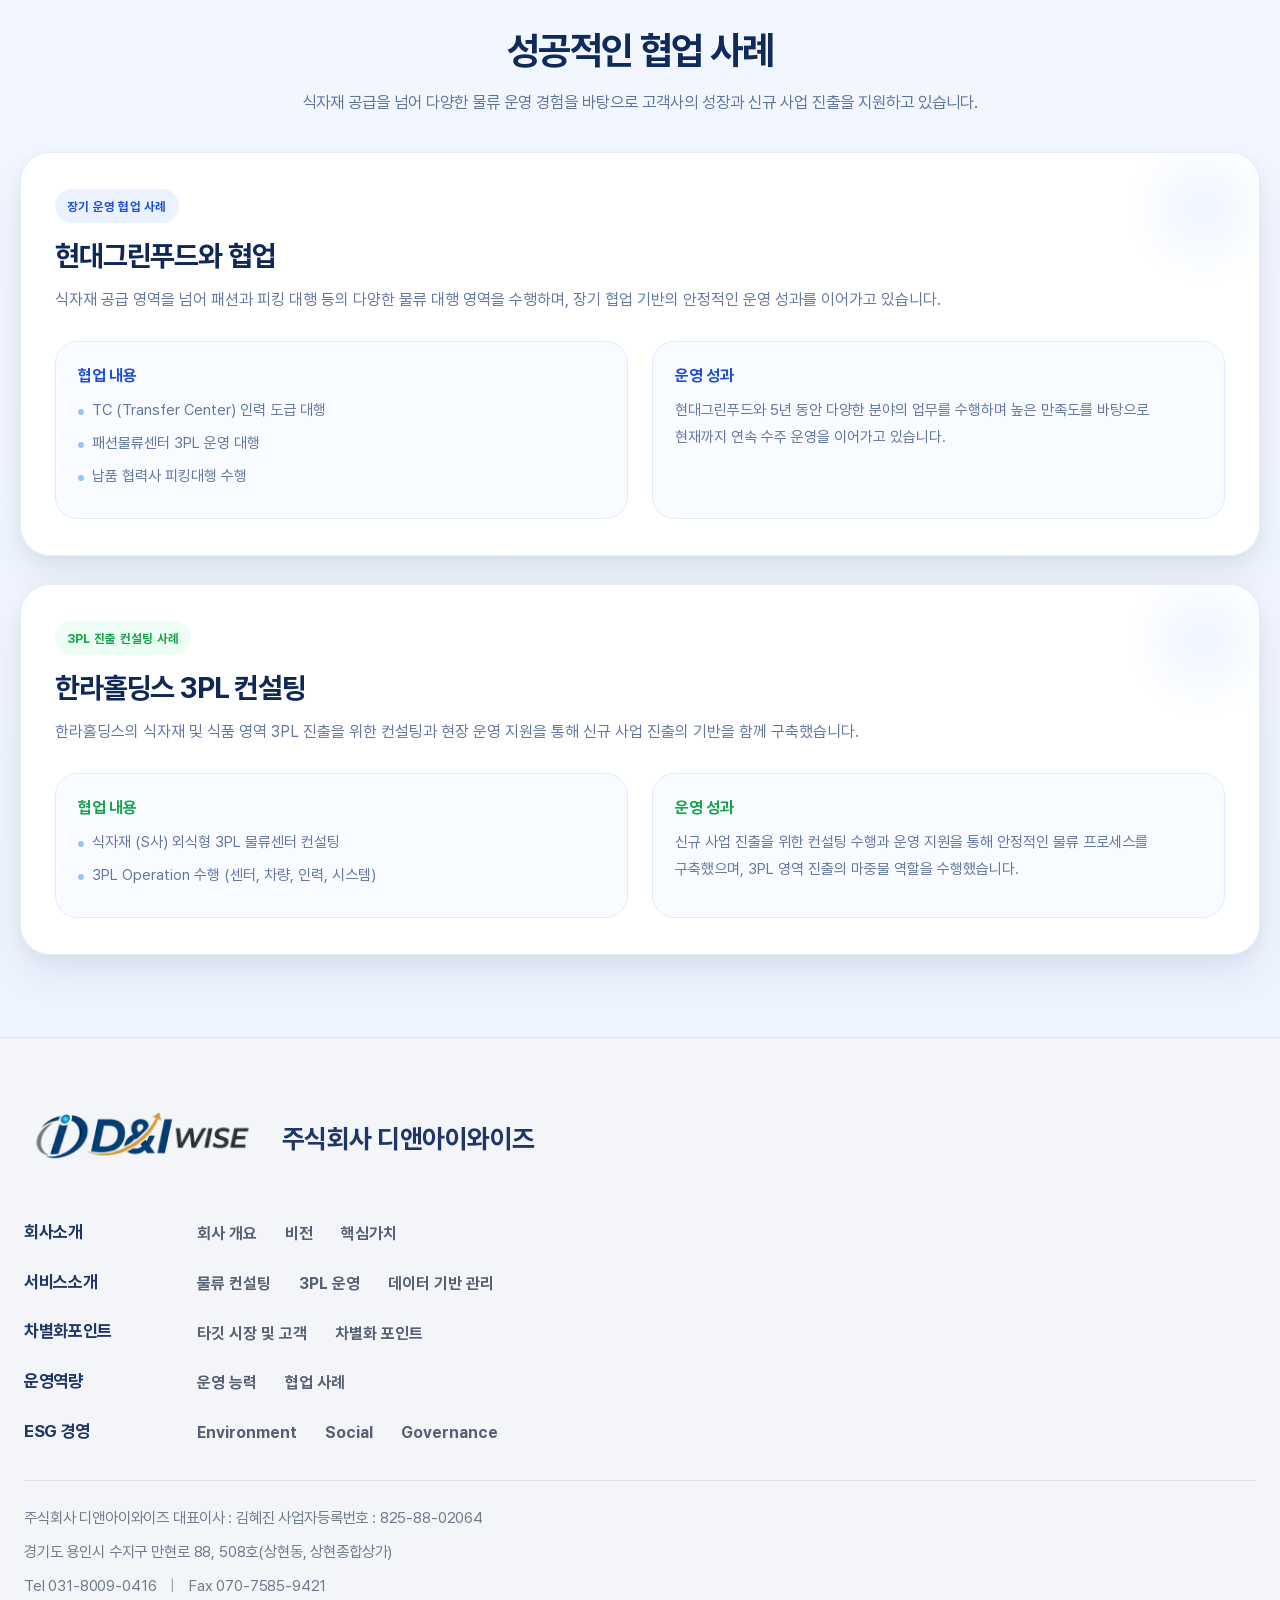
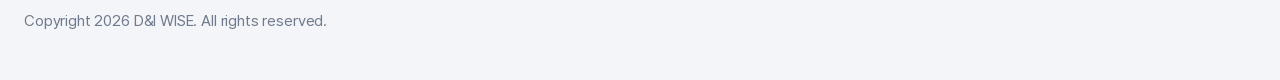
<file: case-study.html>
<!DOCTYPE html>
<html lang="ko">
<head>
  <meta charset="UTF-8">
  <meta name="viewport" content="width=device-width, initial-scale=1.0">
  <title>운영역량 및 협업 사례 | D&I WISE</title>
  <meta name="description" content="디앤아이와이즈의 물류 운영역량과 주요 협업사례를 확인하세요. 식품·식자재 물류 운영, 3PL 컨설팅, 현장 운영 지원 사례를 소개합니다.">

  <!-- Google tag (gtag.js) -->
  <script async src="https://www.googletagmanager.com/gtag/js?id=G-M8EKJ6LYF7"></script>
  <script>
    window.dataLayer = window.dataLayer || [];
    function gtag(){dataLayer.push(arguments);}
    gtag('js', new Date());

    gtag('config', 'G-M8EKJ6LYF7');
  </script>

  <link rel="stylesheet" href="assets/css/style.css" />
  <link href="https://fonts.googleapis.com/css2?family=Noto+Sans+KR:wght@300;400;500;700;900&display=swap" rel="stylesheet">

  <style>
    body.case-page {
      background:
        linear-gradient(180deg, #071634 0%, #081b44 18%, #f5f9ff 18%, #eef4ff 100%);
    }

    .case-page-main {
      position: relative;
      z-index: 1;
      background: transparent;
    }

    .case-overview-section {
      position: relative;
      padding: 56px 0 34px;
      background:
        linear-gradient(180deg, #f7faff 0%, #eef4ff 100%);
    }

    .fade-up {
      opacity: 0;
      transform: translateY(36px);
      transition: opacity 0.8s ease, transform 0.8s ease;
    }

    .fade-up.show {
      opacity: 1;
      transform: translateY(0);
    }

    .case-section {
      padding: 42px 0 48px;
    }

    .case-section-heading {
      text-align: center;
      margin-bottom: 18px;
    }

    .case-section-title {
      margin: 0 0 14px;
      font-size: clamp(2rem, 3vw, 2.8rem);
      line-height: 1.2;
      font-weight: 800;
      letter-spacing: -0.04em;
      color: #102a5c;
      word-break: keep-all;
    }

    .case-section-desc {
      margin: 0 auto;
      max-width: 920px;
      color: #5d749d;
      font-size: 1.04rem;
      line-height: 1.9;
      word-break: keep-all;
    }

    .capability-panel {
      position: relative;
      overflow: hidden;
      margin-top: 34px;
      padding: 36px;
      border-radius: 32px;
      background:
        radial-gradient(circle at 16% 16%, rgba(96,165,250,0.10), transparent 18%),
        radial-gradient(circle at 86% 18%, rgba(147,197,253,0.12), transparent 18%),
        linear-gradient(180deg, rgba(255,255,255,0.98) 0%, rgba(248,251,255,0.98) 100%);
      border: 1px solid rgba(148,173,220,0.20);
      box-shadow:
        0 20px 46px rgba(8,27,68,0.08),
        0 6px 16px rgba(8,27,68,0.04);
    }

    .capability-panel::after {
      content: "";
      position: absolute;
      top: 0;
      left: 36px;
      right: 36px;
      height: 4px;
      border-radius: 999px;
      background: linear-gradient(90deg, #2563eb, #93c5fd);
      pointer-events: none;
    }

    .capability-grid {
      display: grid;
      grid-template-columns: 1.02fr 1fr;
      gap: 34px;
      align-items: center;
    }

    .case-map-wrap {
      display: flex;
      justify-content: center;
      align-items: center;
    }

    .case-map-image {
      width: 100%;
      max-width: 500px;
      height: auto;
      border-radius: 22px;
      border: 1px solid rgba(148,173,220,0.18);
      box-shadow:
        0 18px 40px rgba(8,27,68,0.08),
        0 6px 14px rgba(8,27,68,0.04);
      background: #fff;
    }

    .capability-cards {
      display: grid;
      gap: 18px;
    }

    .capability-card {
      position: relative;
      overflow: hidden;
      padding: 24px 22px 22px;
      border-radius: 22px;
      background: rgba(255,255,255,0.96);
      border: 1px solid rgba(148,173,220,0.18);
      box-shadow:
        0 14px 30px rgba(8,27,68,0.06),
        0 4px 10px rgba(8,27,68,0.03);
    }

    .capability-card::before {
      content: "";
      position: absolute;
      width: 120px;
      height: 120px;
      right: -22px;
      top: -22px;
      border-radius: 50%;
      background: radial-gradient(circle, rgba(96,165,250,0.10), transparent 68%);
      pointer-events: none;
    }

    .capability-badge {
      display: inline-flex;
      align-items: center;
      min-height: 34px;
      padding: 0 12px;
      border-radius: 999px;
      font-size: 0.78rem;
      font-weight: 800;
      letter-spacing: 0.02em;
    }

    .capability-badge.blue {
      background: #eaf2ff;
      color: #1d4ed8;
    }

    .capability-badge.green {
      background: #ecfdf3;
      color: #16a34a;
    }

    .capability-card strong {
      display: block;
      margin-top: 14px;
      color: #102a5c;
      font-size: 0.98rem;
      line-height: 1.7;
      font-weight: 800;
      word-break: keep-all;
    }

    .capability-card ul,
    .capability-card p {
      margin: 12px 0 0;
      color: #62779f;
      font-size: 0.94rem;
      line-height: 1.8;
      word-break: keep-all;
    }

    .capability-card ul {
      padding-left: 0;
      list-style: none;
    }

    .capability-card ul li {
      position: relative;
      padding-left: 14px;
      margin-bottom: 6px;
    }

    .capability-card ul li::before {
      content: "";
      position: absolute;
      left: 0;
      top: 12px;
      width: 6px;
      height: 6px;
      border-radius: 50%;
      background: #93c5fd;
    }

    .case-article-list {
      display: grid;
      gap: 28px;
      margin-top: 34px;
    }

    .case-article {
      position: relative;
      overflow: hidden;
      padding: 36px 34px;
      border-radius: 30px;
      background: rgba(255,255,255,0.97);
      border: 1px solid rgba(148,173,220,0.22);
      box-shadow:
        0 18px 40px rgba(8,27,68,0.08),
        0 6px 14px rgba(8,27,68,0.04);
    }

    .case-article::before {
      content: "";
      position: absolute;
      width: 160px;
      height: 160px;
      right: -24px;
      top: -24px;
      border-radius: 50%;
      background: radial-gradient(circle, rgba(96,165,250,0.10), transparent 68%);
      pointer-events: none;
    }

    .case-chip {
      display: inline-flex;
      align-items: center;
      min-height: 34px;
      padding: 0 12px;
      border-radius: 999px;
      font-size: 0.78rem;
      font-weight: 800;
      letter-spacing: 0.02em;
      margin-bottom: 16px;
    }

    .case-chip.blue {
      background: #eaf2ff;
      color: #1d4ed8;
    }

    .case-chip.green {
      background: #ecfdf3;
      color: #16a34a;
    }

    .case-article h3 {
      margin: 0 0 10px;
      color: #0f2858;
      font-size: 1.8rem;
      line-height: 1.25;
      font-weight: 900;
      letter-spacing: -0.04em;
      word-break: keep-all;
    }

    .case-article-desc {
      margin: 0;
      color: #62779f;
      line-height: 1.85;
      word-break: keep-all;
    }

    .case-article-grid {
      display: grid;
      grid-template-columns: repeat(2, minmax(0, 1fr));
      gap: 24px;
      margin-top: 26px;
    }

    .case-subcard {
      position: relative;
      overflow: hidden;
      padding: 24px 22px 22px;
      border-radius: 22px;
      background: #f8fbff;
      border: 1px solid #e2ebfb;
    }

    .case-subcard h4 {
      margin: 0 0 12px;
      font-size: 1rem;
      font-weight: 800;
      letter-spacing: -0.02em;
      word-break: keep-all;
    }

    .case-subcard.blue h4 {
      color: #1d4ed8;
    }

    .case-subcard.green h4 {
      color: #16a34a;
    }

    .case-subcard ul,
    .case-subcard p {
      margin: 0;
      color: #62779f;
      font-size: 0.94rem;
      line-height: 1.8;
      word-break: keep-all;
    }

    .case-subcard ul {
      list-style: none;
      padding-left: 0;
    }

    .case-subcard ul li {
      position: relative;
      padding-left: 14px;
      margin-bottom: 6px;
    }

    .case-subcard ul li::before {
      content: "";
      position: absolute;
      left: 0;
      top: 12px;
      width: 6px;
      height: 6px;
      border-radius: 50%;
      background: #93c5fd;
    }

    @media (max-width: 991px) {
      .case-overview-section {
        padding: 56px 0 24px;
      }

      .capability-panel {
        padding: 28px 22px;
        border-radius: 24px;
      }

      .capability-panel::after {
        left: 22px;
        right: 22px;
      }

      .capability-grid,
      .case-article-grid {
        grid-template-columns: 1fr;
      }

      .case-article {
        padding: 28px 24px;
        border-radius: 24px;
      }

      .case-article h3 {
        font-size: 1.45rem;
      }
    }

    @media (max-width: 640px) {
      .case-section-title {
        font-size: 1.8rem;
      }

      .case-section-desc,
      .case-article-desc,
      .case-subcard p,
      .capability-card p {
        font-size: 0.96rem;
        line-height: 1.8;
      }
    }
  </style>
  <link rel="stylesheet" href="assets/css/mobile-fix.css" />
</head>

<body class="case-page">
<!-- Header -->
<header class="header-shell">
  <div class="header-inner">
    <a href="index.html" class="header-logo">
      <img src="assets/logo.png" alt="D&I WISE 로고" />
    </a>

    <!-- Desktop Nav -->
    <nav class="nav-desktop">
      <a href="company.html" class="nav-link">회사소개</a>
      <a href="services.html" class="nav-link">서비스소개</a>
      <a href="differentiation.html" class="nav-link">차별화포인트</a>
      <a href="case-study.html" class="nav-link">운영역량</a>
      <a href="esg.html" class="nav-link">ESG경영</a>
      <a href="/index.html#contact-estimate" class="nav-link">견적문의</a>
    </nav>

    <!-- Mobile Toggle -->
    <button class="nav-toggle" type="button" aria-label="메뉴 열기">
      <span></span>
      <span></span>
      <span></span>
    </button>
  </div>

  <!-- Mega Menu -->
  <div class="mega-menu">
    <div class="mega-menu-inner">
      <div class="mega-menu-grid">
        <!-- 회사소개 -->
        <div class="mega-menu-group">
          <a href="company.html" class="mega-menu-title">회사소개</a>
          <a href="company.html#overview" class="mega-sub-link">회사 개요</a>
          <a href="company.html#vision" class="mega-sub-link">비전</a>
          <a href="company.html#value" class="mega-sub-link">핵심 가치</a>
        </div>

        <!-- 서비스소개 -->
        <div class="mega-menu-group">
          <a href="services.html" class="mega-menu-title">서비스소개</a>
          <a href="services.html#consulting" class="mega-sub-link">물류 컨설팅</a>
          <a href="services.html#operation" class="mega-sub-link">3PL 운영</a>
          <a href="services.html#data" class="mega-sub-link">데이터 기반 관리</a>
        </div>

        <!-- 차별화포인트 -->
        <div class="mega-menu-group">
          <a href="differentiation.html" class="mega-menu-title">차별화포인트</a>
          <a href="differentiation.html#target" class="mega-sub-link">타깃 시장 및 고객</a>
          <a href="differentiation.html#strength" class="mega-sub-link">차별화 포인트</a>
        </div>

        <!-- 운영역량 -->
        <div class="mega-menu-group">
          <a href="case-study.html" class="mega-menu-title">운영역량</a>
          <a href="case-study.html#capability" class="mega-sub-link">운영 능력</a>
          <a href="case-study.html#case" class="mega-sub-link">협업 사례</a>
        </div>

        <!-- ESG경영 -->
        <div class="mega-menu-group">
          <a href="esg.html" class="mega-menu-title">ESG경영</a>
          <a href="esg.html#environment" class="mega-sub-link">Environment</a>
          <a href="esg.html#social" class="mega-sub-link">Social</a>
          <a href="esg.html#governance" class="mega-sub-link">Governance</a>
        </div>

        <!-- 견적문의 -->
        <div class="mega-menu-group">
          <a href="/index.html#contact-estimate" class="mega-menu-title">견적문의</a>
        </div>
      </div>
    </div>
  </div>

  <!-- Mobile Menu -->
  <div class="mobile-menu">
    <div class="mobile-menu-inner">
      <div class="mobile-menu-group">
        <a href="company.html" class="mobile-main-link">회사소개</a>
        <div class="mobile-sub-links">
          <a href="company.html#overview">회사 개요</a>
          <a href="company.html#vision">비전</a>
          <a href="company.html#value">핵심 가치</a>
        </div>
      </div>

      <div class="mobile-menu-group">
        <a href="services.html" class="mobile-main-link">서비스소개</a>
        <div class="mobile-sub-links">
          <a href="services.html#consulting">물류 컨설팅</a>
          <a href="services.html#operation">3PL 운영</a>
          <a href="services.html#data">데이터 기반 관리</a>
        </div>
      </div>

      <div class="mobile-menu-group">
        <a href="differentiation.html" class="mobile-main-link">차별화포인트</a>
        <div class="mobile-sub-links">
          <a href="differentiation.html#target">타깃 시장 및 고객</a>
          <a href="differentiation.html#strength">차별화 포인트</a>
        </div>
      </div>

      <div class="mobile-menu-group">
        <a href="case-study.html" class="mobile-main-link">운영역량</a>
        <div class="mobile-sub-links">
          <a href="case-study.html#capability">운영 능력</a>
          <a href="case-study.html#case">협업 사례</a>
        </div>
      </div>

      <div class="mobile-menu-group">
        <a href="esg.html" class="mobile-main-link">ESG경영</a>
        <div class="mobile-sub-links">
          <a href="esg.html#environment">Environment</a>
          <a href="esg.html#social">Social</a>
          <a href="esg.html#governance">Governance</a>
        </div>
      </div>

      <div class="mobile-menu-group">
        <a href="/index.html#contact-estimate" class="mobile-main-link">견적문의</a>
      </div>
    </div>
  </div>
</header>

  <!-- Hero -->
  <section class="sub-hero sub-hero-capability">
  <div class="sub-hero-bg"></div>
  <div class="sub-hero-overlay"></div>
  <div class="container-wide sub-hero-inner">
    <div class="sub-hero-text">
      <span class="sub-hero-kicker">CAPABILITY</span>
      <h1>운영역량</h1>
      <p>주요 물류 거점과 검증된 협업 경험을 기반으로 안정적인 운영 구조를 제공합니다.</p>
    </div>
  </div>
</section>

  <main class="case-page-main">
    <section class="case-overview-section">
      <div class="container-wide">
        <!-- 운영 역량 -->
        <section class="case-section fade-up">
          <div class="case-section-heading">
            <h2 class="case-section-title">운영 역량 및 물류 거점</h2>
            <p class="case-section-desc">
              경기도 이천시와 광주시를 중심으로 한 물류 거점 운영,
              파트너사 도급 운영 거점, 그리고 식자재 운송 네트워크까지
              현장 기반의 실행 역량을 구축하고 있습니다.
            </p>
          </div>

          <div class="capability-panel">
            <div class="capability-grid">
              <div class="case-map-wrap">
                <img
                  src="assets/case-study-map2.webp"
                  alt="대한민국 물류 거점 개념도"
                  class="case-map-image"
                >
              </div>

              <div class="capability-cards">
                <article class="capability-card">
                  <span class="capability-badge blue">디앤아이와이즈 물류 거점</span>
                  <strong>○ 경기도 이천시, 광주시 2개 거점 운영 中</strong>
                  <ul>
                    <li>경기도 이천시 마장면 (DRY 창고 750평)</li>
                    <li>경기도 광주시 도척면 (WE T창고 약 500평)</li>
                  </ul>
                </article>

                <article class="capability-card">
                  <span class="capability-badge green">파트너사 물류 거점</span>
                  <strong>○ 도급운영 거점 6개소 운영</strong>
                  <ul>
                    <li>경기도 이천시 4개소 (H사, F사, S사)</li>
                    <li>경기도 평택시 1개소 (F사)</li>
                  </ul>
                </article>

                <article class="capability-card">
                  <span class="capability-badge blue">운송사 배송 역량</span>
                  <strong>○ 식자재 영역 운송사 일일 약 350여 대 공급 중</strong>
                  <p>(H사 200여대, S사 120여대, 기타 30여대 콜드차량)</p>
                </article>
              </div>
            </div>
          </div>
        </section>

        <!-- 협업 사례 -->
        <section class="case-section fade-up">
          <div class="case-section-heading">
            <h2 class="case-section-title">성공적인 협업 사례</h2>
            <p class="case-section-desc">
              식자재 공급을 넘어 다양한 물류 운영 경험을 바탕으로
              고객사의 성장과 신규 사업 진출을 지원하고 있습니다.
            </p>
          </div>

          <div class="case-article-list">
            <article class="case-article">
              <span class="case-chip blue">장기 운영 협업 사례</span>
              <h3>현대그린푸드와 협업</h3>
              <p class="case-article-desc">
                식자재 공급 영역을 넘어 패션과 피킹 대행 등의 다양한 물류 대행 영역을 수행하며,
                장기 협업 기반의 안정적인 운영 성과를 이어가고 있습니다.
              </p>

              <div class="case-article-grid">
                <div class="case-subcard blue">
                  <h4>협업 내용</h4>
                  <ul>
                    <li>TC (Transfer Center) 인력 도급 대행</li>
                    <li>패션물류센터 3PL 운영 대행</li>
                    <li>납품 협력사 피킹대행 수행</li>
                  </ul>
                </div>

                <div class="case-subcard blue">
                  <h4>운영 성과</h4>
                  <p>
                    현대그린푸드와 5년 동안 다양한 분야의 업무를 수행하며
                    높은 만족도를 바탕으로 현재까지 연속 수주 운영을 이어가고 있습니다.
                  </p>
                </div>
              </div>
            </article>

            <article class="case-article">
              <span class="case-chip green">3PL 진출 컨설팅 사례</span>
              <h3>한라홀딩스 3PL 컨설팅</h3>
              <p class="case-article-desc">
                한라홀딩스의 식자재 및 식품 영역 3PL 진출을 위한 컨설팅과 현장 운영 지원을 통해
                신규 사업 진출의 기반을 함께 구축했습니다.
              </p>

              <div class="case-article-grid">
                <div class="case-subcard green">
                  <h4>협업 내용</h4>
                  <ul>
                    <li>식자재 (S사) 외식형 3PL 물류센터 컨설팅</li>
                    <li>3PL Operation 수행 (센터, 차량, 인력, 시스템)</li>
                  </ul>
                </div>

                <div class="case-subcard green">
                  <h4>운영 성과</h4>
                  <p>
                    신규 사업 진출을 위한 컨설팅 수행과 운영 지원을 통해
                    안정적인 물류 프로세스를 구축했으며,
                    3PL 영역 진출의 마중물 역할을 수행했습니다.
                  </p>
                </div>
              </div>
            </article>
          </div>
        </section>
      </div>
    </section>
  </main>

<!-- Footer -->
<footer class="site-footer">
  <div class="site-footer-top">
    <div class="site-footer-brand">
      <a href="index.html" class="site-footer-logo">
        <img src="assets/logo.png" alt="D&I WISE 로고" />
      </a>
      <div class="site-footer-company">주식회사 디앤아이와이즈</div>
    </div>

    <div class="site-footer-sitemap">
      <div class="footer-sitemap-row">
        <a href="company.html" class="footer-main-link">회사소개</a>
        <div class="footer-sub-links">
          <a href="company.html#overview">회사 개요</a>
          <a href="company.html#vision">비전</a>
          <a href="company.html#value">핵심가치</a>
        </div>
      </div>

      <div class="footer-sitemap-row">
        <a href="services.html" class="footer-main-link">서비스소개</a>
        <div class="footer-sub-links">
          <a href="services.html#consulting">물류 컨설팅</a>
          <a href="services.html#operation">3PL 운영</a>
          <a href="services.html#data-management">데이터 기반 관리</a>
        </div>
      </div>

      <div class="footer-sitemap-row">
        <a href="differentiation.html" class="footer-main-link">차별화포인트</a>
        <div class="footer-sub-links">
          <a href="differentiation.html#target-market">타깃 시장 및 고객</a>
          <a href="differentiation.html#differentiation-point">차별화 포인트</a>
        </div>
      </div>

      <div class="footer-sitemap-row">
        <a href="case-study.html" class="footer-main-link">운영역량</a>
        <div class="footer-sub-links">
          <a href="case-study.html#capability">운영 능력</a>
          <a href="case-study.html#case-study">협업 사례</a>
        </div>
      </div>

      <div class="footer-sitemap-row">
        <a href="esg.html" class="footer-main-link">ESG 경영</a>
        <div class="footer-sub-links">
          <a href="esg.html#environment">Environment</a>
          <a href="esg.html#social">Social</a>
          <a href="esg.html#governance">Governance</a>
        </div>
      </div>
    </div>

    <div class="site-footer-info">
      <p>주식회사 디앤아이와이즈 대표이사 : 김혜진 사업자등록번호 : 825-88-02064</p>
      <p>경기도 용인시 수지구 만현로 88, 508호(상현동, 상현종합상가)</p>
      <p>Tel 031-8009-0416 <span>|</span> Fax 070-7585-9421</p>
      <p>Copyright 2026 D&amp;I WISE. All rights reserved.</p>
    </div>
  </div>
</footer>

  <script>
    const observer = new IntersectionObserver((entries) => {
      entries.forEach((entry) => {
        if (entry.isIntersecting) {
          entry.target.classList.add('show');
        }
      });
    }, { threshold: 0.15 });

    document.querySelectorAll('.fade-up').forEach((el) => observer.observe(el));
  </script>

  <script>
  const headerShell = document.querySelector('.header-shell');
  const navToggle = document.querySelector('.nav-toggle');
  const mobileMenuLinks = document.querySelectorAll('.mobile-menu a');

  if (navToggle && headerShell) {
    navToggle.addEventListener('click', () => {
      headerShell.classList.toggle('mobile-open');
    });
  }

  mobileMenuLinks.forEach(link => {
    link.addEventListener('click', () => {
      headerShell.classList.remove('mobile-open');
    });
  });
</script>
</body>
</html>
</file>
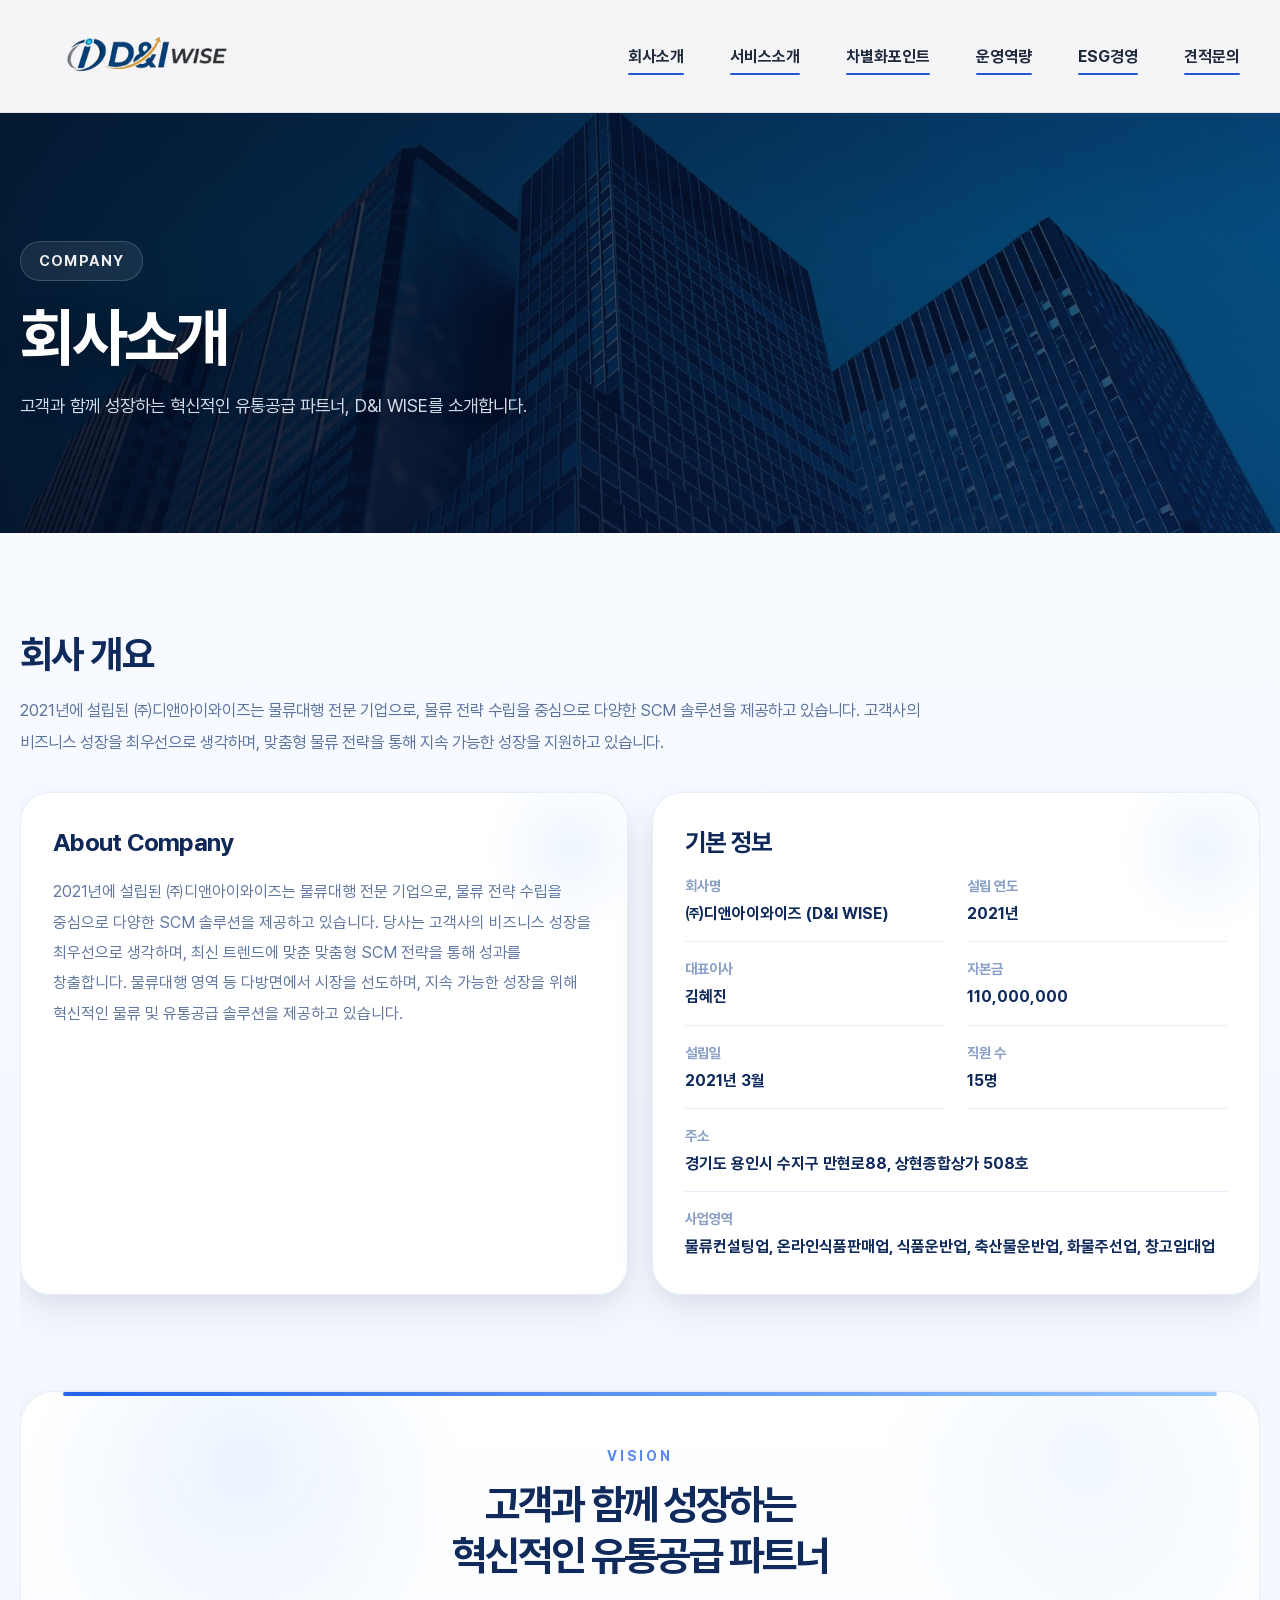
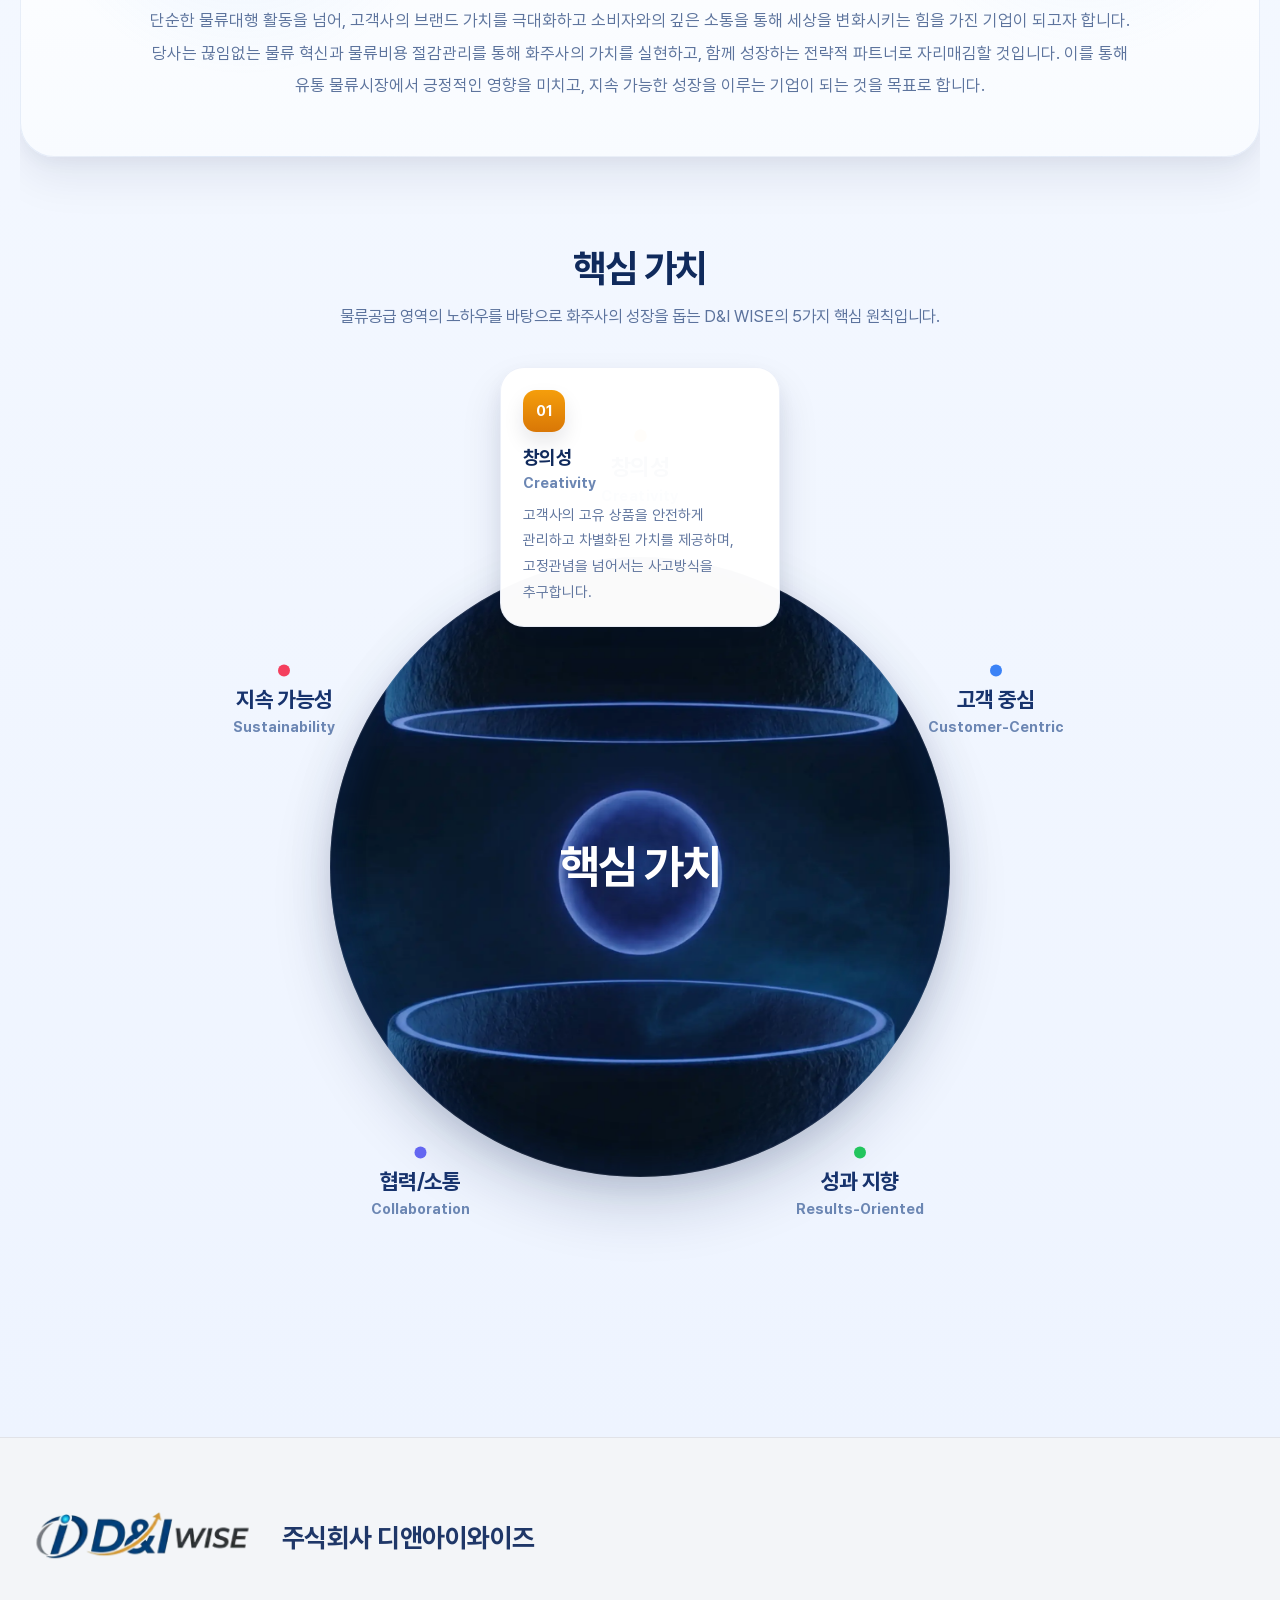
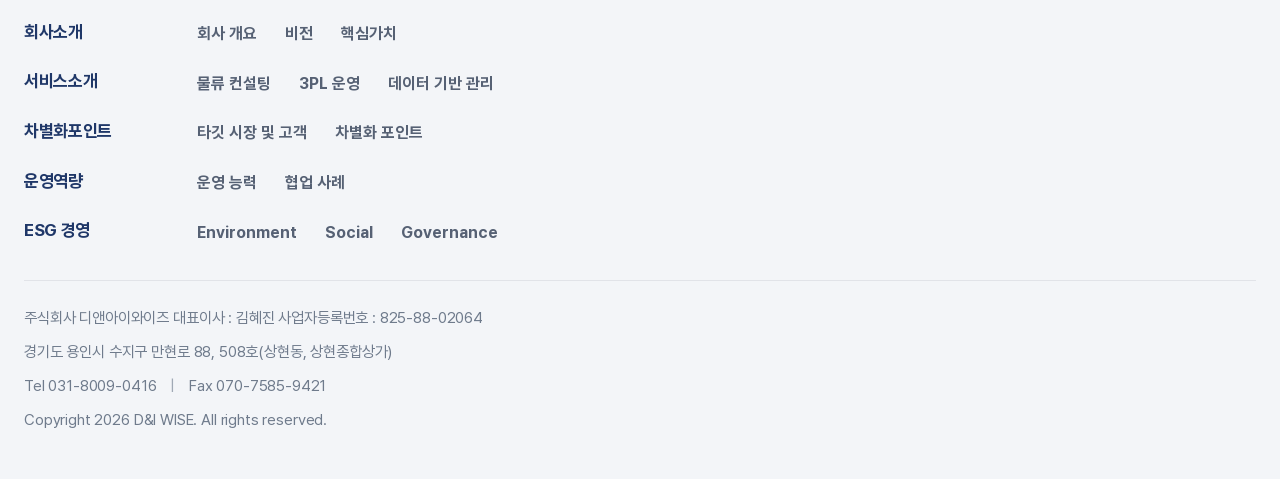
<file: company.html>
<!DOCTYPE html>
<html lang="ko">
<head>
  <meta charset="UTF-8">
  <meta name="viewport" content="width=device-width, initial-scale=1.0">
  <title>회사소개 | D&I WISE</title>
  <meta name="description" content="디앤아이와이즈의 회사 개요, 비전, 핵심가치를 소개합니다. 고객과 함께 성장하는 혁신적인 유통공급 파트너를 지향합니다.">

    <!-- Google tag (gtag.js) -->
  <script async src="https://www.googletagmanager.com/gtag/js?id=G-M8EKJ6LYF7"></script>
  <script>
    window.dataLayer = window.dataLayer || [];
    function gtag(){dataLayer.push(arguments);}
    gtag('js', new Date());

    gtag('config', 'G-M8EKJ6LYF7');
  </script>

  <link rel="stylesheet" href="assets/css/style.css" />
  <link href="https://fonts.googleapis.com/css2?family=Noto+Sans+KR:wght@300;400;500;700;900&display=swap" rel="stylesheet">

  <style>
    body.company-page {
      background:
        linear-gradient(180deg, #071634 0%, #081b44 18%, #f5f9ff 18%, #eef4ff 100%);
    }

    .company-page-main {
      position: relative;
      z-index: 1;
      background: transparent;
    }

    .company-overview-section {
      position: relative;
      padding: 56px 0 34px;
      background:
        linear-gradient(180deg, #f7faff 0%, #eef4ff 100%);
    }

    .company-section {
      padding: 42px 0 46px;
    }

    .company-section-title {
      margin: 0 0 18px;
      font-size: clamp(2rem, 3vw, 2.8rem);
      line-height: 1.2;
      font-weight: 800;
      letter-spacing: -0.04em;
      color: #102a5c;
      word-break: keep-all;
    }

    .company-section-desc {
      margin: 0;
      max-width: 920px;
      color: #5c739d;
      font-size: 1.04rem;
      line-height: 1.9;
      word-break: keep-all;
    }

    .company-grid-2 {
      display: grid;
      grid-template-columns: repeat(2, minmax(0, 1fr));
      gap: 24px;
      margin-top: 34px;
    }

    .company-card {
      position: relative;
      overflow: hidden;
      padding: 34px 32px;
      border-radius: 30px;
      background: rgba(255,255,255,0.97);
      border: 1px solid rgba(148,173,220,0.22);
      box-shadow:
        0 18px 40px rgba(8,27,68,0.08),
        0 6px 14px rgba(8,27,68,0.04);
    }

    .company-card::before {
      content: "";
      position: absolute;
      width: 180px;
      height: 180px;
      right: -34px;
      top: -34px;
      border-radius: 50%;
      background: radial-gradient(circle, rgba(96,165,250,0.10), transparent 68%);
      pointer-events: none;
    }

    .company-card h3 {
      margin: 0 0 20px;
      color: #0f2858;
      font-size: 1.55rem;
      font-weight: 800;
      letter-spacing: -0.03em;
    }

    .company-card p {
      margin: 0;
      color: #60779f;
      line-height: 1.9;
      word-break: keep-all;
    }

    .company-info-grid {
      display: grid;
      grid-template-columns: repeat(2, minmax(0, 1fr));
      gap: 18px 22px;
    }

    .company-info-item {
      position: relative;
      padding-bottom: 14px;
      border-bottom: 1px solid #e8eef9;
    }

    .company-info-item.full {
      grid-column: 1 / -1;
    }

    .company-info-label {
      display: block;
      margin-bottom: 6px;
      color: #8aa0c6;
      font-size: 0.9rem;
      font-weight: 600;
    }

    .company-info-value {
      color: #102a5c;
      font-size: 1rem;
      font-weight: 700;
      line-height: 1.7;
      word-break: keep-all;
    }

    .vision-panel {
      position: relative;
      overflow: hidden;
      margin-top: 8px;
      padding: 54px 42px;
      border-radius: 34px;
      background:
        radial-gradient(circle at 18% 20%, rgba(96,165,250,0.12), transparent 20%),
        radial-gradient(circle at 86% 18%, rgba(147,197,253,0.12), transparent 18%),
        linear-gradient(180deg, rgba(255,255,255,0.98) 0%, rgba(248,251,255,0.98) 100%);
      border: 1px solid rgba(148,173,220,0.20);
      box-shadow:
        0 20px 46px rgba(8,27,68,0.08),
        0 6px 16px rgba(8,27,68,0.04);
      text-align: center;
    }

    .vision-panel::after {
      content: "";
      position: absolute;
      top: 0;
      left: 42px;
      right: 42px;
      height: 4px;
      border-radius: 999px;
      background: linear-gradient(90deg, #2563eb, #93c5fd);
    }

    .vision-kicker {
      display: inline-block;
      margin-bottom: 16px;
      color: rgba(37,99,235,0.76);
      font-size: 0.88rem;
      font-weight: 800;
      letter-spacing: 0.20em;
      text-transform: uppercase;
    }

    .vision-title {
      margin: 0 0 22px;
      color: #102a5c;
      font-size: clamp(2rem, 3.2vw, 3rem);
      line-height: 1.24;
      letter-spacing: -0.05em;
      font-weight: 800;
      word-break: keep-all;
    }

    .vision-text {
      margin: 0 auto;
      max-width: 980px;
      color: #5d749d;
      font-size: 1.05rem;
      line-height: 1.95;
      word-break: keep-all;
    }

    .values-section-header {
      text-align: center;
      margin-bottom: 18px;
    }

    .values-shell {
      position: relative;
      max-width: 1120px;
      margin: 0 auto;
      min-height: 760px;
    }

    .values-center {
      position: absolute;
      left: 50%;
      top: 50%;
      transform: translate(-50%, -50%);
      width: 220px;
      height: 220px;
      border-radius: 50%;
      display: flex;
      align-items: center;
      justify-content: center;
      text-align: center;
      background:
        radial-gradient(circle at 30% 25%, rgba(255,255,255,0.24), transparent 18%),
        linear-gradient(135deg, #1e40af 0%, #1e3a8a 100%);
      color: #fff;
      box-shadow:
        0 28px 60px rgba(8,27,68,0.18),
        inset 0 1px 0 rgba(255,255,255,0.18);
      z-index: 3;
    }

    .values-center span {
      font-size: 2rem;
      line-height: 1.25;
      font-weight: 900;
      letter-spacing: -0.04em;
      word-break: keep-all;
    }

    .values-ring {
      position: absolute;
      left: 50%;
      top: 50%;
      width: 560px;
      height: 560px;
      transform: translate(-50%, -50%);
      border: 2px dashed rgba(148,173,220,0.46);
      border-radius: 50%;
      z-index: 1;
    }

    .value-node {
      position: absolute;
      z-index: 2;
    }

    .value-node.core-1 { top: 2%; left: 50%; transform: translateX(-50%); }
    .value-node.core-2 { top: 23%; right: 8%; }
    .value-node.core-3 { bottom: 10%; right: 14%; }
    .value-node.core-4 { bottom: 10%; left: 14%; }
    .value-node.core-5 { top: 23%; left: 8%; }

    .value-dot {
      width: 138px;
      height: 138px;
      border-radius: 50%;
      display: flex;
      align-items: center;
      justify-content: center;
      text-align: center;
      background: #ffffff;
      font-size: 1.12rem;
      font-weight: 800;
      color: #172554;
      box-shadow:
        0 16px 30px rgba(8,27,68,0.10),
        inset 0 0 0 1px rgba(148,173,220,0.18);
      transition: transform 0.3s ease, box-shadow 0.3s ease;
      cursor: default;
      padding: 10px;
      word-break: keep-all;
    }

    .value-node:hover .value-dot {
      transform: translateY(-6px) scale(1.04);
      box-shadow:
        0 24px 40px rgba(8,27,68,0.14),
        inset 0 0 0 1px rgba(148,173,220,0.24);
    }

    .value-dot.c1 { border: 4px solid #f59e0b; }
    .value-dot.c2 { border: 4px solid #3b82f6; }
    .value-dot.c3 { border: 4px solid #22c55e; }
    .value-dot.c4 { border: 4px solid #6366f1; }
    .value-dot.c5 { border: 4px solid #f43f5e; }

    .value-panel {
      position: absolute;
      width: 310px;
      padding: 22px 22px 20px;
      border-radius: 24px;
      background: rgba(255,255,255,0.98);
      border: 1px solid rgba(148,173,220,0.18);
      box-shadow:
        0 20px 40px rgba(8,27,68,0.10),
        0 8px 16px rgba(8,27,68,0.04);
      opacity: 0;
      visibility: hidden;
      pointer-events: none;
      transition: opacity 0.28s ease, transform 0.28s ease, visibility 0.28s ease;
      word-break: keep-all;
    }

    .value-node:hover .value-panel {
      opacity: 1;
      visibility: visible;
    }

    .value-panel h4 {
      margin: 0 0 10px;
      font-size: 1rem;
      font-weight: 800;
      letter-spacing: -0.02em;
    }

    .value-panel p {
      margin: 0;
      color: #62779f;
      font-size: 0.95rem;
      line-height: 1.8;
    }

    .value-node.core-1 .value-panel {
      left: 50%;
      bottom: 164px;
      transform: translateX(-50%) translateY(10px);
    }

    .value-node.core-1:hover .value-panel {
      transform: translateX(-50%) translateY(0);
    }

    .value-node.core-2 .value-panel {
      left: 156px;
      top: 50%;
      transform: translateY(-50%) translateX(-10px);
    }

    .value-node.core-2:hover .value-panel {
      transform: translateY(-50%) translateX(0);
    }

    .value-node.core-3 .value-panel {
      left: 124px;
      top: 118px;
      transform: translateY(10px);
    }

    .value-node.core-3:hover .value-panel {
      transform: translateY(0);
    }

    .value-node.core-4 .value-panel {
      right: 124px;
      top: 118px;
      transform: translateY(10px);
      text-align: right;
    }

    .value-node.core-4:hover .value-panel {
      transform: translateY(0);
    }

    .value-node.core-5 .value-panel {
      right: 156px;
      top: 50%;
      transform: translateY(-50%) translateX(10px);
      text-align: right;
    }

    .value-node.core-5:hover .value-panel {
      transform: translateY(-50%) translateX(0);
    }

    .value-panel.v1 h4 { color: #f59e0b; }
    .value-panel.v2 h4 { color: #3b82f6; }
    .value-panel.v3 h4 { color: #22c55e; }
    .value-panel.v4 h4 { color: #6366f1; }
    .value-panel.v5 h4 { color: #f43f5e; }

    .fade-up {
      opacity: 0;
      transform: translateY(36px);
      transition: opacity 0.8s ease, transform 0.8s ease;
    }

    .fade-up.show {
      opacity: 1;
      transform: translateY(0);
    }

    .values-mobile-list {
      display: none;
    }

    @media (max-width: 991px) {
      body.company-page {
        background:
          linear-gradient(180deg, #071634 0%, #081b44 20%, #f5f9ff 20%, #eef4ff 100%);
      }

      .company-overview-section {
        padding: 68px 0 24px;
      }

      .company-grid-2 {
        grid-template-columns: 1fr;
      }

      .company-card {
        padding: 28px 24px;
        border-radius: 24px;
      }

      .vision-panel {
        padding: 40px 24px;
        border-radius: 26px;
      }

      .vision-panel::after {
        left: 24px;
        right: 24px;
      }

      .values-shell {
        display: none;
      }

      .values-mobile-list {
        display: grid;
        grid-template-columns: 1fr;
        gap: 18px;
        margin-top: 26px;
      }

      .values-mobile-card {
        background: rgba(255,255,255,0.96);
        border: 1px solid rgba(148,173,220,0.20);
        border-radius: 22px;
        box-shadow:
          0 16px 32px rgba(8,27,68,0.08),
          0 6px 14px rgba(8,27,68,0.04);
        padding: 24px 20px;
      }

      .values-mobile-card h4 {
        margin: 0 0 10px;
        font-size: 1.06rem;
        font-weight: 800;
        letter-spacing: -0.02em;
      }

      .values-mobile-card p {
        margin: 0;
        color: #62779f;
        line-height: 1.8;
        font-size: 0.95rem;
      }
    }

    @media (max-width: 640px) {
      .company-section-title {
        font-size: 1.8rem;
      }

      .company-section-desc,
      .vision-text {
        font-size: 0.97rem;
        line-height: 1.8;
      }

      .company-info-grid {
        grid-template-columns: 1fr;
      }

      .company-info-item.full {
        grid-column: auto;
      }

      .vision-title {
        font-size: 1.9rem;
      }
    }
  </style>
  <link rel="stylesheet" href="assets/css/mobile-fix.css" />
</head>

<body class="company-page">
<!-- Header -->
<header class="header-shell">
  <div class="header-inner">
    <a href="index.html" class="header-logo">
      <img src="assets/logo.png" alt="D&I WISE 로고" />
    </a>

    <!-- Desktop Nav -->
    <nav class="nav-desktop">
      <a href="company.html" class="nav-link">회사소개</a>
      <a href="services.html" class="nav-link">서비스소개</a>
      <a href="differentiation.html" class="nav-link">차별화포인트</a>
      <a href="case-study.html" class="nav-link">운영역량</a>
      <a href="esg.html" class="nav-link">ESG경영</a>
      <a href="/index.html#contact-estimate" class="nav-link">견적문의</a>
    </nav>

    <!-- Mobile Toggle -->
    <button class="nav-toggle" type="button" aria-label="메뉴 열기">
      <span></span>
      <span></span>
      <span></span>
    </button>
  </div>

  <!-- Mega Menu -->
  <div class="mega-menu">
    <div class="mega-menu-inner">
      <div class="mega-menu-grid">
        <!-- 회사소개 -->
        <div class="mega-menu-group">
          <a href="company.html" class="mega-menu-title">회사소개</a>
          <a href="company.html#overview" class="mega-sub-link">회사 개요</a>
          <a href="company.html#vision" class="mega-sub-link">비전</a>
          <a href="company.html#value" class="mega-sub-link">핵심 가치</a>
        </div>

        <!-- 서비스소개 -->
        <div class="mega-menu-group">
          <a href="services.html" class="mega-menu-title">서비스소개</a>
          <a href="services.html#consulting" class="mega-sub-link">물류 컨설팅</a>
          <a href="services.html#operation" class="mega-sub-link">3PL 운영</a>
          <a href="services.html#data" class="mega-sub-link">데이터 기반 관리</a>
        </div>

        <!-- 차별화포인트 -->
        <div class="mega-menu-group">
          <a href="differentiation.html" class="mega-menu-title">차별화포인트</a>
          <a href="differentiation.html#target" class="mega-sub-link">타깃 시장 및 고객</a>
          <a href="differentiation.html#strength" class="mega-sub-link">차별화 포인트</a>
        </div>

        <!-- 운영역량 -->
        <div class="mega-menu-group">
          <a href="case-study.html" class="mega-menu-title">운영역량</a>
          <a href="case-study.html#capability" class="mega-sub-link">운영 능력</a>
          <a href="case-study.html#case" class="mega-sub-link">협업 사례</a>
        </div>

        <!-- ESG경영 -->
        <div class="mega-menu-group">
          <a href="esg.html" class="mega-menu-title">ESG경영</a>
          <a href="esg.html#environment" class="mega-sub-link">Environment</a>
          <a href="esg.html#social" class="mega-sub-link">Social</a>
          <a href="esg.html#governance" class="mega-sub-link">Governance</a>
        </div>

        <!-- 견적문의 -->
        <div class="mega-menu-group">
          <a href="/index.html#contact-estimate" class="mega-menu-title">견적문의</a>
        </div>
      </div>
    </div>
  </div>

  <!-- Mobile Menu -->
  <div class="mobile-menu">
    <div class="mobile-menu-inner">
      <div class="mobile-menu-group">
        <a href="company.html" class="mobile-main-link">회사소개</a>
        <div class="mobile-sub-links">
          <a href="company.html#overview">회사 개요</a>
          <a href="company.html#vision">비전</a>
          <a href="company.html#value">핵심 가치</a>
        </div>
      </div>

      <div class="mobile-menu-group">
        <a href="services.html" class="mobile-main-link">서비스소개</a>
        <div class="mobile-sub-links">
          <a href="services.html#consulting">물류 컨설팅</a>
          <a href="services.html#operation">3PL 운영</a>
          <a href="services.html#data">데이터 기반 관리</a>
        </div>
      </div>

      <div class="mobile-menu-group">
        <a href="differentiation.html" class="mobile-main-link">차별화포인트</a>
        <div class="mobile-sub-links">
          <a href="differentiation.html#target">타깃 시장 및 고객</a>
          <a href="differentiation.html#strength">차별화 포인트</a>
        </div>
      </div>

      <div class="mobile-menu-group">
        <a href="case-study.html" class="mobile-main-link">운영역량</a>
        <div class="mobile-sub-links">
          <a href="case-study.html#capability">운영 능력</a>
          <a href="case-study.html#case">협업 사례</a>
        </div>
      </div>

      <div class="mobile-menu-group">
        <a href="esg.html" class="mobile-main-link">ESG경영</a>
        <div class="mobile-sub-links">
          <a href="esg.html#environment">Environment</a>
          <a href="esg.html#social">Social</a>
          <a href="esg.html#governance">Governance</a>
        </div>
      </div>

      <div class="mobile-menu-group">
        <a href="/index.html#contact-estimate" class="mobile-main-link">견적문의</a>
      </div>
    </div>
  </div>
</header>

  <!-- Hero -->
  <section class="sub-hero sub-hero-company">
    <div class="sub-hero-bg"></div>
    <div class="sub-hero-overlay"></div>
    <div class="container-wide sub-hero-inner">
      <div class="sub-hero-text">
        <span class="sub-hero-kicker">COMPANY</span>
        <h1>회사소개</h1>
        <p>고객과 함께 성장하는 혁신적인 유통공급 파트너, D&amp;I WISE를 소개합니다.</p>
      </div>
    </div>
  </section>

  <main class="company-page-main">
    <section class="company-overview-section">
      <div class="container-wide">
        <!-- 회사 개요 -->
        <section id="overview" class="company-section fade-up">
          <h2 class="company-section-title">회사 개요</h2>
          <p class="company-section-desc">
            2021년에 설립된 ㈜디앤아이와이즈는 물류대행 전문 기업으로,
            물류 전략 수립을 중심으로 다양한 SCM 솔루션을 제공하고 있습니다.
            고객사의 비즈니스 성장을 최우선으로 생각하며, 맞춤형 물류 전략을 통해
            지속 가능한 성장을 지원하고 있습니다.
          </p>

          <div class="company-grid-2">
            <article class="company-card">
              <h3>About Company</h3>
              <p>
                2021년에 설립된 ㈜디앤아이와이즈는 물류대행 전문 기업으로,
                물류 전략 수립을 중심으로 다양한 SCM 솔루션을 제공하고 있습니다.
                당사는 고객사의 비즈니스 성장을 최우선으로 생각하며,
                최신 트렌드에 맞춘 맞춤형 SCM 전략을 통해 성과를 창출합니다.
                물류대행 영역 등 다방면에서 시장을 선도하며,
                지속 가능한 성장을 위해 혁신적인 물류 및 유통공급 솔루션을 제공하고 있습니다.
              </p>
            </article>

            <article class="company-card">
              <h3>기본 정보</h3>
              <div class="company-info-grid">
                <div class="company-info-item">
                  <span class="company-info-label">회사명</span>
                  <div class="company-info-value">㈜디앤아이와이즈 (D&amp;I WISE)</div>
                </div>

                <div class="company-info-item">
                  <span class="company-info-label">설립 연도</span>
                  <div class="company-info-value">2021년</div>
                </div>

                <div class="company-info-item">
                  <span class="company-info-label">대표이사</span>
                  <div class="company-info-value">김혜진</div>
                </div>

                <div class="company-info-item">
                  <span class="company-info-label">자본금</span>
                  <div class="company-info-value">110,000,000</div>
                </div>

                <div class="company-info-item">
                  <span class="company-info-label">설립일</span>
                  <div class="company-info-value">2021년 3월</div>
                </div>

                <div class="company-info-item">
                  <span class="company-info-label">직원 수</span>
                  <div class="company-info-value">15명</div>
                </div>

                <div class="company-info-item full">
                  <span class="company-info-label">주소</span>
                  <div class="company-info-value">경기도 용인시 수지구 만현로88, 상현종합상가 508호</div>
                </div>

                <div class="company-info-item full" style="border-bottom: 0; padding-bottom: 0;">
                  <span class="company-info-label">사업영역</span>
                  <div class="company-info-value">
                    물류컨설팅업, 온라인식품판매업, 식품운반업, 축산물운반업, 화물주선업, 창고임대업
                  </div>
                </div>
              </div>
            </article>
          </div>
        </section>

        <!-- 비전 -->
        <section id="vision" class="company-section fade-up">
          <div class="vision-panel">
            <span class="vision-kicker">Vision</span>
            <h2 class="vision-title">
              고객과 함께 성장하는<br>
              혁신적인 유통공급 파트너
            </h2>
            <p class="vision-text">
              단순한 물류대행 활동을 넘어, 고객사의 브랜드 가치를 극대화하고
              소비자와의 깊은 소통을 통해 세상을 변화시키는 힘을 가진 기업이 되고자 합니다.
              당사는 끊임없는 물류 혁신과 물류비용 절감관리를 통해 화주사의 가치를 실현하고,
              함께 성장하는 전략적 파트너로 자리매김할 것입니다.
              이를 통해 유통 물류시장에서 긍정적인 영향을 미치고,
              지속 가능한 성장을 이루는 기업이 되는 것을 목표로 합니다.
            </p>
          </div>
        </section>

 <!-- 핵심 가치 -->
<section id="value" class="company-section fade-up">
  <div class="values-section-header">
    <h2 class="company-section-title" style="margin-bottom: 10px;">핵심 가치</h2>
    <p class="company-section-desc" style="margin: 0 auto; text-align: center; max-width: 760px;">
      물류공급 영역의 노하우를 바탕으로 화주사의 성장을 돕는
      D&amp;I WISE의 5가지 핵심 원칙입니다.
    </p>
  </div>

  <div class="core-ring-stage">
    <div class="core-ring-system">
      <!-- 중앙 코어 -->
      <div class="core-ring-center">
        <div class="core-ring-glow"></div>
        <div class="core-ring-image-wrap">
          <img src="assets/core-value2.webp" alt="핵심 가치 코어 비주얼" class="core-ring-image">
          <div class="core-ring-center-text">핵심 가치</div>
        </div>
      </div>

      <!-- 5개 항목: 원 바깥 / 동일 반경 배치 -->
      <button class="core-ring-node node-1 is-active" data-index="0" type="button">
        <span class="node-dot gold"></span>
        <span class="node-ko">창의성</span>
        <span class="node-en">Creativity</span>
      </button>

      <button class="core-ring-node node-2" data-index="1" type="button">
        <span class="node-dot blue"></span>
        <span class="node-ko">고객 중심</span>
        <span class="node-en">Customer-Centric</span>
      </button>

      <button class="core-ring-node node-3" data-index="2" type="button">
        <span class="node-dot green"></span>
        <span class="node-ko">성과 지향</span>
        <span class="node-en">Results-Oriented</span>
      </button>

      <button class="core-ring-node node-4" data-index="3" type="button">
        <span class="node-dot indigo"></span>
        <span class="node-ko">협력/소통</span>
        <span class="node-en">Collaboration</span>
      </button>

      <button class="core-ring-node node-5" data-index="4" type="button">
        <span class="node-dot rose"></span>
        <span class="node-ko">지속 가능성</span>
        <span class="node-en">Sustainability</span>
      </button>

      <!-- 설명 카드: 가장 외부 -->
      <div class="core-ring-card is-active card-1" data-card="0">
        <div class="core-ring-badge tag-gold">01</div>
        <h3>창의성</h3>
        <h4>Creativity</h4>
        <p>
          고객사의 고유 상품을 안전하게 관리하고 차별화된 가치를 제공하며,
          고정관념을 넘어서는 사고방식을 추구합니다.
        </p>
      </div>

      <div class="core-ring-card card-2" data-card="1">
        <div class="core-ring-badge tag-blue">02</div>
        <h3>고객 중심</h3>
        <h4>Customer-Centric</h4>
        <p>
          고객사의 성공이 곧 우리의 성공이라는 신념으로
          고객의 니즈와 목표를 최우선으로 생각합니다.
        </p>
      </div>

      <div class="core-ring-card card-3" data-card="2">
        <div class="core-ring-badge tag-green">03</div>
        <h3>성과 지향</h3>
        <h4>Results-Oriented</h4>
        <p>
          데이터를 기반으로 한 전략적 접근을 통해
          실질적인 비즈니스 성과를 창출하고 고객사의 성장에 기여합니다.
        </p>
      </div>

      <div class="core-ring-card card-4" data-card="3">
        <div class="core-ring-badge tag-indigo">04</div>
        <h3>협력/소통</h3>
        <h4>Collaboration</h4>
        <p>
          지속적인 피드백과 소통을 통해 최고의 결과를 이끌어내며,
          전문적인 노하우를 기반으로 서비스를 제공합니다.
        </p>
      </div>

      <div class="core-ring-card card-5" data-card="4">
        <div class="core-ring-badge tag-rose">05</div>
        <h3>지속 가능성</h3>
        <h4>Sustainability</h4>
        <p>
          윤리적 관리 체계를 추구하며 사회와 환경에 긍정적인 영향을 미치는 활동을 전개하여
          미래를 준비합니다.
        </p>
      </div>
    </div>
  </div>
</section>

  </main>

<!-- Footer -->
<footer class="site-footer">
  <div class="site-footer-top">
    <div class="site-footer-brand">
      <a href="index.html" class="site-footer-logo">
        <img src="assets/logo.png" alt="D&I WISE 로고" />
      </a>
      <div class="site-footer-company">주식회사 디앤아이와이즈</div>
    </div>

    <div class="site-footer-sitemap">
      <div class="footer-sitemap-row">
        <a href="company.html" class="footer-main-link">회사소개</a>
        <div class="footer-sub-links">
          <a href="company.html#overview">회사 개요</a>
          <a href="company.html#vision">비전</a>
          <a href="company.html#value">핵심가치</a>
        </div>
      </div>

      <div class="footer-sitemap-row">
        <a href="services.html" class="footer-main-link">서비스소개</a>
        <div class="footer-sub-links">
          <a href="services.html#consulting">물류 컨설팅</a>
          <a href="services.html#operation">3PL 운영</a>
          <a href="services.html#data-management">데이터 기반 관리</a>
        </div>
      </div>

      <div class="footer-sitemap-row">
        <a href="differentiation.html" class="footer-main-link">차별화포인트</a>
        <div class="footer-sub-links">
          <a href="differentiation.html#target-market">타깃 시장 및 고객</a>
          <a href="differentiation.html#differentiation-point">차별화 포인트</a>
        </div>
      </div>

      <div class="footer-sitemap-row">
        <a href="case-study.html" class="footer-main-link">운영역량</a>
        <div class="footer-sub-links">
          <a href="case-study.html#capability">운영 능력</a>
          <a href="case-study.html#case-study">협업 사례</a>
        </div>
      </div>

      <div class="footer-sitemap-row">
        <a href="esg.html" class="footer-main-link">ESG 경영</a>
        <div class="footer-sub-links">
          <a href="esg.html#environment">Environment</a>
          <a href="esg.html#social">Social</a>
          <a href="esg.html#governance">Governance</a>
        </div>
      </div>
    </div>

    <div class="site-footer-info">
      <p>주식회사 디앤아이와이즈 대표이사 : 김혜진 사업자등록번호 : 825-88-02064</p>
      <p>경기도 용인시 수지구 만현로 88, 508호(상현동, 상현종합상가)</p>
      <p>Tel 031-8009-0416 <span>|</span> Fax 070-7585-9421</p>
      <p>Copyright 2026 D&amp;I WISE. All rights reserved.</p>
    </div>
  </div>
</footer>

  <script>
    const observer = new IntersectionObserver((entries) => {
      entries.forEach((entry) => {
        if (entry.isIntersecting) {
          entry.target.classList.add('show');
        }
      });
    }, { threshold: 0.15 });

    document.querySelectorAll('.fade-up').forEach((el) => observer.observe(el));
  </script>

<script>
  document.addEventListener('DOMContentLoaded', function () {
    const nodes = document.querySelectorAll('.core-ring-node');
    const cards = document.querySelectorAll('.core-ring-card');

    if (!nodes.length || !cards.length) return;

    let currentIndex = 0;
    let rotateTimer = null;
    const ROTATE_DELAY = 2000;

    function activateCoreItem(index) {
      nodes.forEach((node, i) => {
        node.classList.toggle('is-active', i === index);
      });

      cards.forEach((card, i) => {
        card.classList.toggle('is-active', i === index);
      });

      currentIndex = index;
    }

    function showNextCoreItem() {
      const nextIndex = (currentIndex + 1) % nodes.length;
      activateCoreItem(nextIndex);
    }

    function startCoreAutoRotate() {
      stopCoreAutoRotate();
      rotateTimer = setInterval(showNextCoreItem, ROTATE_DELAY);
    }

    function stopCoreAutoRotate() {
      if (rotateTimer) {
        clearInterval(rotateTimer);
        rotateTimer = null;
      }
    }

    nodes.forEach((node, index) => {
      node.addEventListener('mouseenter', function () {
        activateCoreItem(index);
        stopCoreAutoRotate();
      });

      node.addEventListener('mouseleave', function () {
        startCoreAutoRotate();
      });

      node.addEventListener('click', function () {
        activateCoreItem(index);
        startCoreAutoRotate();
      });
    });

    activateCoreItem(0);
    startCoreAutoRotate();
  });
</script>

<script>
  const headerShell = document.querySelector('.header-shell');
  const navToggle = document.querySelector('.nav-toggle');
  const mobileMenuLinks = document.querySelectorAll('.mobile-menu a');

  if (navToggle && headerShell) {
    navToggle.addEventListener('click', () => {
      headerShell.classList.toggle('mobile-open');
    });
  }

  mobileMenuLinks.forEach(link => {
    link.addEventListener('click', () => {
      headerShell.classList.remove('mobile-open');
    });
  });
</script>
</body>
</html>
</file>
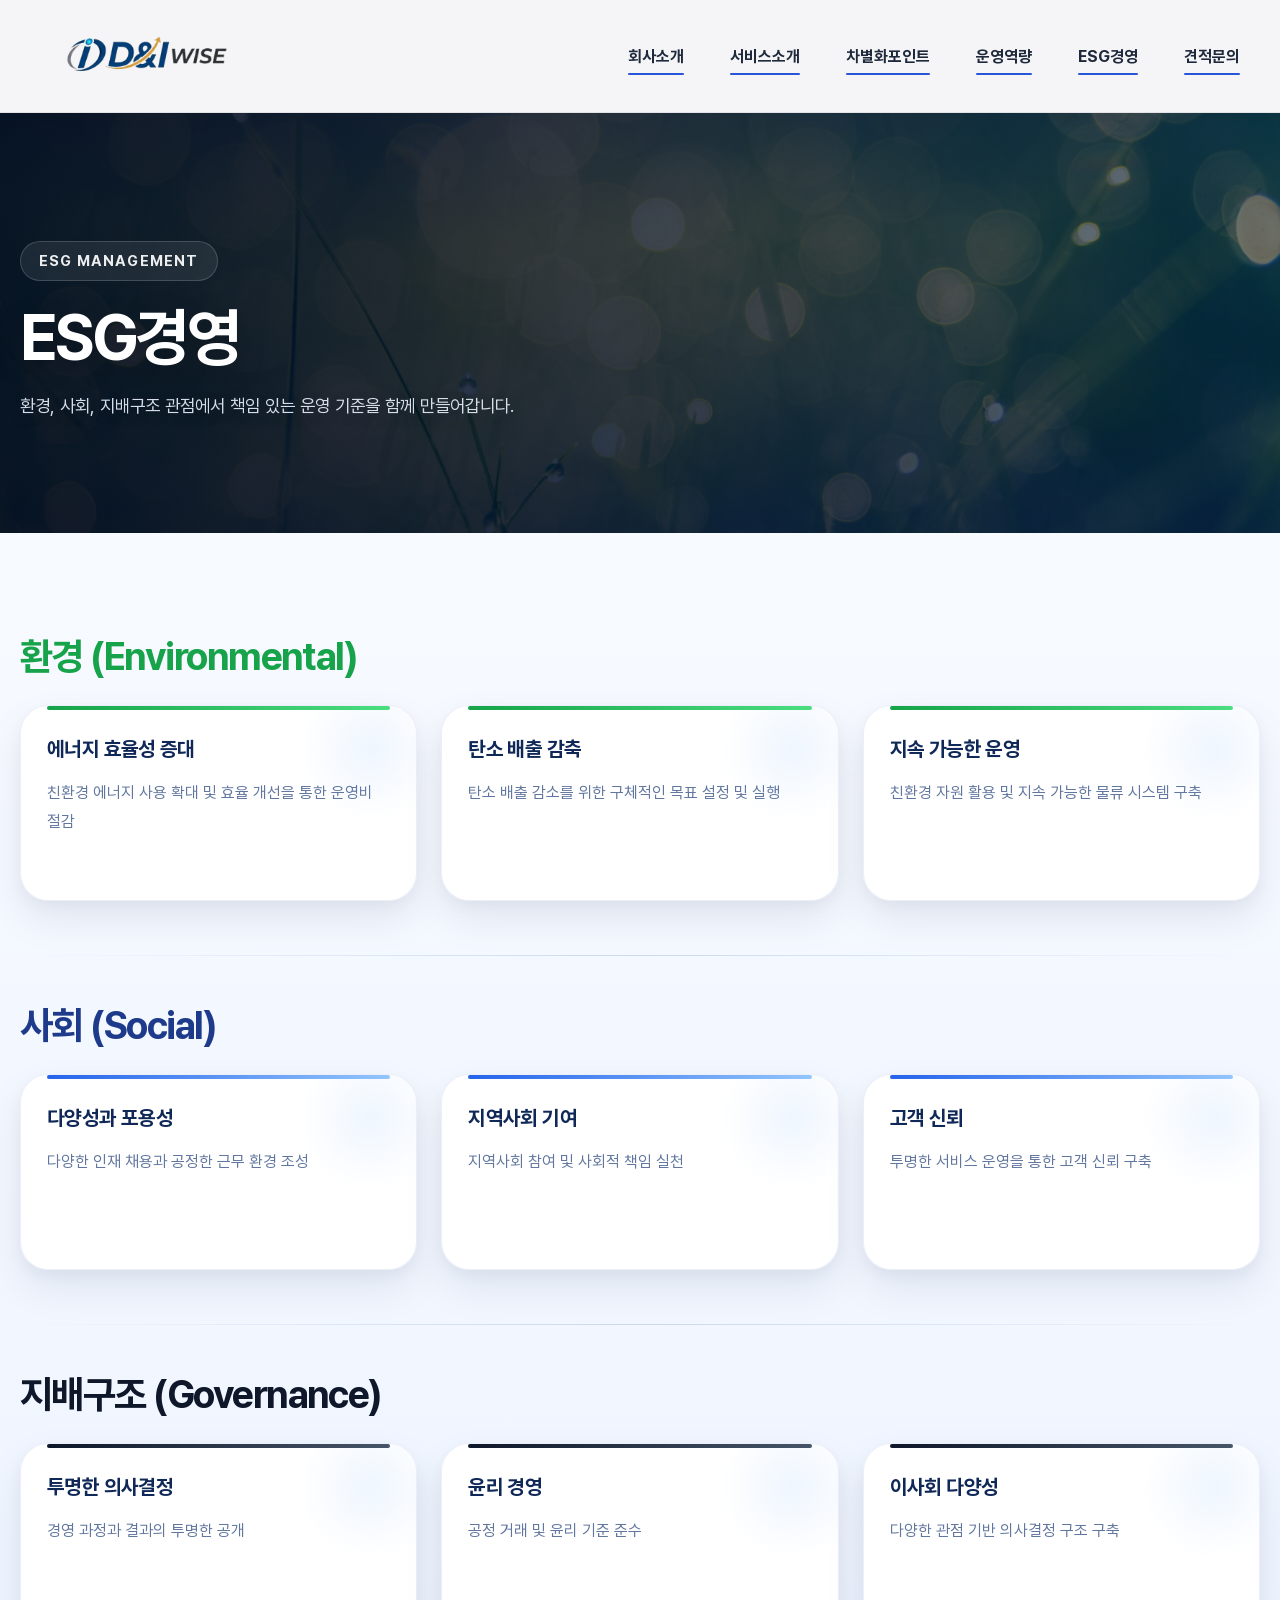
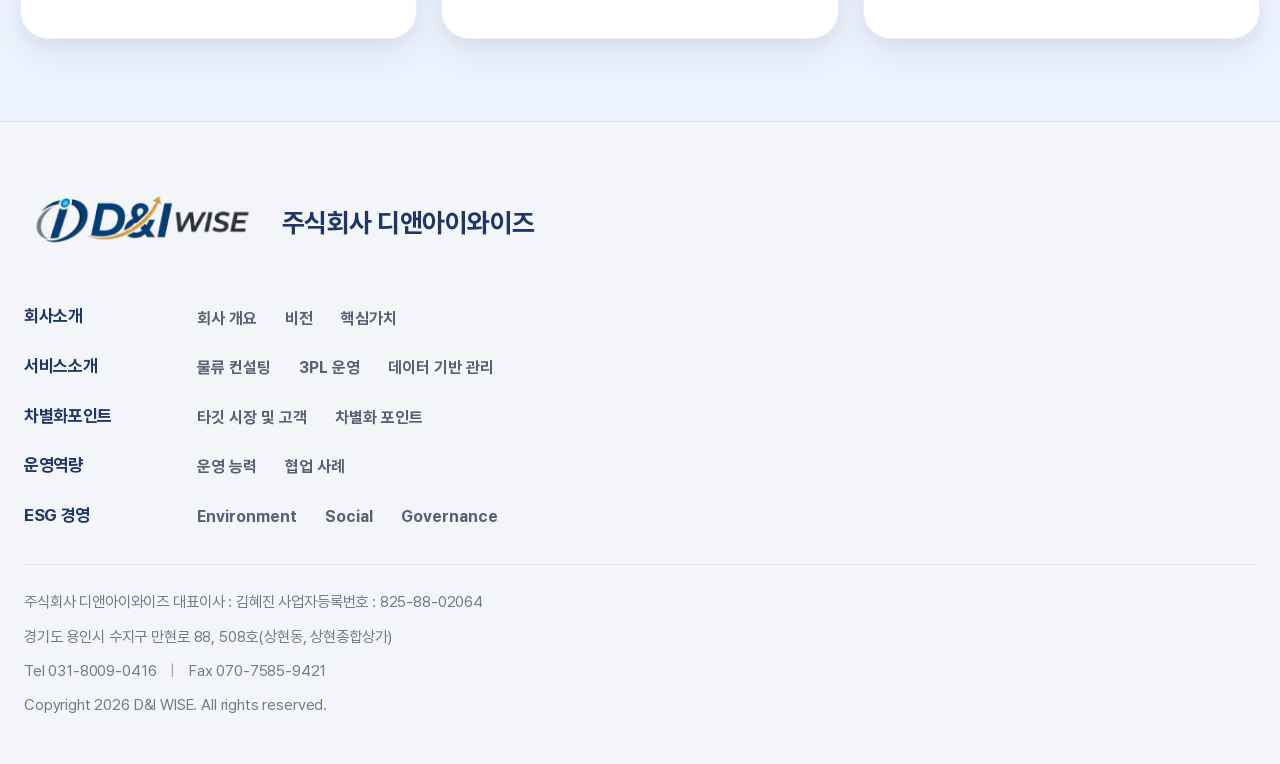
<file: esg.html>
<!DOCTYPE html>
<html lang="ko">
<head>
  <meta charset="UTF-8">
  <meta name="viewport" content="width=device-width, initial-scale=1.0">
  <title>ESG 경영 | D&I WISE</title>
  <meta name="description" content="디앤아이와이즈의 ESG 경영 방향을 소개합니다. 환경, 사회, 지배구조 전반에서 지속 가능한 물류 운영과 책임 있는 경영을 실천합니다.">

    <!-- Google tag (gtag.js) -->
  <script async src="https://www.googletagmanager.com/gtag/js?id=G-M8EKJ6LYF7"></script>
  <script>
    window.dataLayer = window.dataLayer || [];
    function gtag(){dataLayer.push(arguments);}
    gtag('js', new Date());

    gtag('config', 'G-M8EKJ6LYF7');
  </script>

  <link rel="stylesheet" href="assets/css/style.css" />
  <link href="https://fonts.googleapis.com/css2?family=Noto+Sans+KR:wght@300;400;500;700;900&display=swap" rel="stylesheet">

  <style>
    body.esg-page {
      background:
        linear-gradient(180deg, #071634 0%, #081b44 18%, #f5f9ff 18%, #eef4ff 100%);
    }

    .esg-page-main {
      position: relative;
      z-index: 1;
      background: transparent;
    }

    .esg-overview-section {
      position: relative;
      padding: 56px 0 34px;
      background:
        linear-gradient(180deg, #f7faff 0%, #eef4ff 100%);
    }

    .esg-block {
      padding: 44px 0 48px;
    }

    .esg-block + .esg-block {
      margin-top: 8px;
    }

    .esg-block-title {
      margin: 0 0 26px;
      font-size: clamp(2rem, 3vw, 2.8rem);
      line-height: 1.2;
      letter-spacing: -0.04em;
      font-weight: 800;
      word-break: keep-all;
    }

    .esg-block-title.environment {
      color: #16a34a;
    }

    .esg-block-title.social {
      color: #1e3a8a;
    }

    .esg-block-title.governance {
      color: #0f172a;
    }

    .esg-card-grid {
      display: grid;
      grid-template-columns: repeat(3, minmax(0, 1fr));
      gap: 24px;
    }

    .esg-detail-card {
      position: relative;
      overflow: hidden;
      min-height: 196px;
      padding: 30px 26px 26px;
      border-radius: 28px;
      background: rgba(255,255,255,0.96);
      border: 1px solid rgba(148,173,220,0.20);
      box-shadow:
        0 18px 40px rgba(8,27,68,0.08),
        0 6px 14px rgba(8,27,68,0.04);
      transition:
        transform 0.28s ease,
        border-color 0.28s ease,
        box-shadow 0.28s ease;
    }

    .esg-detail-card:hover {
      transform: translateY(-6px);
      border-color: rgba(96,165,250,0.28);
      box-shadow:
        0 24px 50px rgba(8,27,68,0.11),
        0 10px 18px rgba(37,99,235,0.06);
    }

    .esg-detail-card::before {
      content: "";
      position: absolute;
      width: 150px;
      height: 150px;
      top: -32px;
      right: -30px;
      border-radius: 50%;
      background: radial-gradient(circle, rgba(96,165,250,0.10), transparent 68%);
      pointer-events: none;
    }

    .esg-detail-card::after {
      content: "";
      position: absolute;
      top: 0;
      left: 26px;
      right: 26px;
      height: 4px;
      border-radius: 999px;
      pointer-events: none;
    }

    .esg-detail-card.environment::after {
      background: linear-gradient(90deg, #16a34a, #4ade80);
    }

    .esg-detail-card.social::after {
      background: linear-gradient(90deg, #2563eb, #93c5fd);
    }

    .esg-detail-card.governance::after {
      background: linear-gradient(90deg, #0f172a, #475569);
    }

    .esg-detail-card h4 {
      margin: 0 0 14px;
      color: #0f2858;
      font-size: 1.28rem;
      line-height: 1.35;
      letter-spacing: -0.03em;
      font-weight: 800;
      word-break: keep-all;
    }

    .esg-detail-card p {
      margin: 0;
      color: #62779f;
      font-size: 1rem;
      line-height: 1.85;
      word-break: keep-all;
    }

    .esg-divider {
      width: 100%;
      height: 1px;
      background: linear-gradient(
        90deg,
        rgba(148,173,220,0),
        rgba(148,173,220,0.42),
        rgba(148,173,220,0)
      );
      margin: 6px 0 2px;
    }

    @media (max-width: 991px) {
      body {
        background:
          linear-gradient(180deg, #071634 0%, #081b44 26%, #f4f8ff 26%, #eef4ff 100%);
      }

      .esg-overview-section {
        padding: 68px 0 28px;
      }

      .esg-card-grid {
        grid-template-columns: 1fr;
      }

      .esg-block {
        padding: 32px 0 34px;
      }

      .esg-detail-card {
        min-height: 170px;
        padding: 26px 22px 22px;
        border-radius: 22px;
      }

      .esg-detail-card::after {
        left: 22px;
        right: 22px;
      }
    }

    @media (max-width: 640px) {
      .esg-overview-section {
        padding: 52px 0 18px;
      }

      .esg-block-title {
        margin-bottom: 18px;
        font-size: 1.8rem;
      }

      .esg-detail-card h4 {
        font-size: 1.1rem;
      }

      .esg-detail-card p {
        font-size: 0.94rem;
        line-height: 1.75;
      }
    }
  </style>
  <link rel="stylesheet" href="assets/css/mobile-fix.css" />
</head>

<body class="esg-page">
<!-- Header -->
<header class="header-shell">
  <div class="header-inner">
    <a href="index.html" class="header-logo">
      <img src="assets/logo.png" alt="D&I WISE 로고" />
    </a>

    <!-- Desktop Nav -->
    <nav class="nav-desktop">
      <a href="company.html" class="nav-link">회사소개</a>
      <a href="services.html" class="nav-link">서비스소개</a>
      <a href="differentiation.html" class="nav-link">차별화포인트</a>
      <a href="case-study.html" class="nav-link">운영역량</a>
      <a href="esg.html" class="nav-link">ESG경영</a>
      <a href="index.html?scroll=estimate" class="nav-link contact-anchor-link">견적문의</a>
    </nav>

    <!-- Mobile Toggle -->
    <button class="nav-toggle" type="button" aria-label="메뉴 열기">
      <span></span>
      <span></span>
      <span></span>
    </button>
  </div>

  <!-- Mega Menu -->
  <div class="mega-menu">
    <div class="mega-menu-inner">
      <div class="mega-menu-grid">
        <!-- 회사소개 -->
        <div class="mega-menu-group">
          <a href="company.html" class="mega-menu-title">회사소개</a>
          <a href="company.html#overview" class="mega-sub-link">회사 개요</a>
          <a href="company.html#vision" class="mega-sub-link">비전</a>
          <a href="company.html#value" class="mega-sub-link">핵심 가치</a>
        </div>

        <!-- 서비스소개 -->
        <div class="mega-menu-group">
          <a href="services.html" class="mega-menu-title">서비스소개</a>
          <a href="services.html#consulting" class="mega-sub-link">물류 컨설팅</a>
          <a href="services.html#operation" class="mega-sub-link">3PL 운영</a>
          <a href="services.html#data" class="mega-sub-link">데이터 기반 관리</a>
        </div>

        <!-- 차별화포인트 -->
        <div class="mega-menu-group">
          <a href="differentiation.html" class="mega-menu-title">차별화포인트</a>
          <a href="differentiation.html#target" class="mega-sub-link">타깃 시장 및 고객</a>
          <a href="differentiation.html#strength" class="mega-sub-link">차별화 포인트</a>
        </div>

        <!-- 운영역량 -->
        <div class="mega-menu-group">
          <a href="case-study.html" class="mega-menu-title">운영역량</a>
          <a href="case-study.html#capability" class="mega-sub-link">운영 능력</a>
          <a href="case-study.html#case" class="mega-sub-link">협업 사례</a>
        </div>

        <!-- ESG경영 -->
        <div class="mega-menu-group">
          <a href="esg.html" class="mega-menu-title">ESG경영</a>
          <a href="esg.html#environment" class="mega-sub-link">Environment</a>
          <a href="esg.html#social" class="mega-sub-link">Social</a>
          <a href="esg.html#governance" class="mega-sub-link">Governance</a>
        </div>

        <!-- 견적문의 -->
        <div class="mega-menu-group">
          <a href="index.html?scroll=estimate" class="mega-menu-title contact-anchor-link">견적문의</a>
        </div>
      </div>
    </div>
  </div>

  <!-- Mobile Menu -->
  <div class="mobile-menu">
    <div class="mobile-menu-inner">
      <div class="mobile-menu-group">
        <a href="company.html" class="mobile-main-link">회사소개</a>
        <div class="mobile-sub-links">
          <a href="company.html#overview">회사 개요</a>
          <a href="company.html#vision">비전</a>
          <a href="company.html#value">핵심 가치</a>
        </div>
      </div>

      <div class="mobile-menu-group">
        <a href="services.html" class="mobile-main-link">서비스소개</a>
        <div class="mobile-sub-links">
          <a href="services.html#consulting">물류 컨설팅</a>
          <a href="services.html#operation">3PL 운영</a>
          <a href="services.html#data">데이터 기반 관리</a>
        </div>
      </div>

      <div class="mobile-menu-group">
        <a href="differentiation.html" class="mobile-main-link">차별화포인트</a>
        <div class="mobile-sub-links">
          <a href="differentiation.html#target">타깃 시장 및 고객</a>
          <a href="differentiation.html#strength">차별화 포인트</a>
        </div>
      </div>

      <div class="mobile-menu-group">
        <a href="case-study.html" class="mobile-main-link">운영역량</a>
        <div class="mobile-sub-links">
          <a href="case-study.html#capability">운영 능력</a>
          <a href="case-study.html#case">협업 사례</a>
        </div>
      </div>

      <div class="mobile-menu-group">
        <a href="esg.html" class="mobile-main-link">ESG경영</a>
        <div class="mobile-sub-links">
          <a href="esg.html#environment">Environment</a>
          <a href="esg.html#social">Social</a>
          <a href="esg.html#governance">Governance</a>
        </div>
      </div>

      <div class="mobile-menu-group">
        <a href="index.html?scroll=estimate" class="mobile-main-link contact-anchor-link">견적문의</a>
      </div>
    </div>
  </div>
</header>

  <!-- Hero -->
  <section class="sub-hero sub-hero-esg">
    <div class="sub-hero-bg"></div>
    <div class="sub-hero-overlay"></div>
    <div class="container-wide sub-hero-inner">
      <div class="sub-hero-text">
        <span class="sub-hero-kicker">ESG MANAGEMENT</span>
        <h1>ESG경영</h1>
        <p>환경, 사회, 지배구조 관점에서 책임 있는 운영 기준을 함께 만들어갑니다.</p>
      </div>
    </div>
  </section>

  <main class="esg-page-main">
    <section class="esg-overview-section">
      <div class="container-wide">
        <!-- E -->
        <section class="esg-block">
          <h2 class="esg-block-title environment">환경 (Environmental)</h2>
          <div class="esg-card-grid">
            <article class="esg-detail-card environment">
              <h4>에너지 효율성 증대</h4>
              <p>친환경 에너지 사용 확대 및 효율 개선을 통한 운영비 절감</p>
            </article>

            <article class="esg-detail-card environment">
              <h4>탄소 배출 감축</h4>
              <p>탄소 배출 감소를 위한 구체적인 목표 설정 및 실행</p>
            </article>

            <article class="esg-detail-card environment">
              <h4>지속 가능한 운영</h4>
              <p>친환경 자원 활용 및 지속 가능한 물류 시스템 구축</p>
            </article>
          </div>
        </section>

        <div class="esg-divider"></div>

        <!-- S -->
        <section class="esg-block">
          <h2 class="esg-block-title social">사회 (Social)</h2>
          <div class="esg-card-grid">
            <article class="esg-detail-card social">
              <h4>다양성과 포용성</h4>
              <p>다양한 인재 채용과 공정한 근무 환경 조성</p>
            </article>

            <article class="esg-detail-card social">
              <h4>지역사회 기여</h4>
              <p>지역사회 참여 및 사회적 책임 실천</p>
            </article>

            <article class="esg-detail-card social">
              <h4>고객 신뢰</h4>
              <p>투명한 서비스 운영을 통한 고객 신뢰 구축</p>
            </article>
          </div>
        </section>

        <div class="esg-divider"></div>

        <!-- G -->
        <section class="esg-block">
          <h2 class="esg-block-title governance">지배구조 (Governance)</h2>
          <div class="esg-card-grid">
            <article class="esg-detail-card governance">
              <h4>투명한 의사결정</h4>
              <p>경영 과정과 결과의 투명한 공개</p>
            </article>

            <article class="esg-detail-card governance">
              <h4>윤리 경영</h4>
              <p>공정 거래 및 윤리 기준 준수</p>
            </article>

            <article class="esg-detail-card governance">
              <h4>이사회 다양성</h4>
              <p>다양한 관점 기반 의사결정 구조 구축</p>
            </article>
          </div>
        </section>
      </div>
    </section>
  </main>

<!-- Footer -->
<footer class="site-footer">
  <div class="site-footer-top">
    <div class="site-footer-brand">
      <a href="index.html" class="site-footer-logo">
        <img src="assets/logo.png" alt="D&I WISE 로고" />
      </a>
      <div class="site-footer-company">주식회사 디앤아이와이즈</div>
    </div>

    <div class="site-footer-sitemap">
      <div class="footer-sitemap-row">
        <a href="company.html" class="footer-main-link">회사소개</a>
        <div class="footer-sub-links">
          <a href="company.html#overview">회사 개요</a>
          <a href="company.html#vision">비전</a>
          <a href="company.html#value">핵심가치</a>
        </div>
      </div>

      <div class="footer-sitemap-row">
        <a href="services.html" class="footer-main-link">서비스소개</a>
        <div class="footer-sub-links">
          <a href="services.html#consulting">물류 컨설팅</a>
          <a href="services.html#operation">3PL 운영</a>
          <a href="services.html#data-management">데이터 기반 관리</a>
        </div>
      </div>

      <div class="footer-sitemap-row">
        <a href="differentiation.html" class="footer-main-link">차별화포인트</a>
        <div class="footer-sub-links">
          <a href="differentiation.html#target-market">타깃 시장 및 고객</a>
          <a href="differentiation.html#differentiation-point">차별화 포인트</a>
        </div>
      </div>

      <div class="footer-sitemap-row">
        <a href="case-study.html" class="footer-main-link">운영역량</a>
        <div class="footer-sub-links">
          <a href="case-study.html#capability">운영 능력</a>
          <a href="case-study.html#case-study">협업 사례</a>
        </div>
      </div>

      <div class="footer-sitemap-row">
        <a href="esg.html" class="footer-main-link">ESG 경영</a>
        <div class="footer-sub-links">
          <a href="esg.html#environment">Environment</a>
          <a href="esg.html#social">Social</a>
          <a href="esg.html#governance">Governance</a>
        </div>
      </div>
    </div>

    <div class="site-footer-info">
      <p>주식회사 디앤아이와이즈 대표이사 : 김혜진 사업자등록번호 : 825-88-02064</p>
      <p>경기도 용인시 수지구 만현로 88, 508호(상현동, 상현종합상가)</p>
      <p>Tel 031-8009-0416 <span>|</span> Fax 070-7585-9421</p>
      <p>Copyright 2026 D&amp;I WISE. All rights reserved.</p>
    </div>
  </div>
</footer>
  
  <script>
  const headerShell = document.querySelector('.header-shell');
  const navToggle = document.querySelector('.nav-toggle');
  const mobileMenuLinks = document.querySelectorAll('.mobile-menu a');

  if (navToggle && headerShell) {
    navToggle.addEventListener('click', () => {
      headerShell.classList.toggle('mobile-open');
    });
  }

  mobileMenuLinks.forEach(link => {
    link.addEventListener('click', () => {
      headerShell.classList.remove('mobile-open');
    });
  });
</script>

<script>
  document.querySelectorAll('.contact-anchor-link').forEach(link => {
    link.addEventListener('click', function () {
      sessionStorage.setItem('scrollToEstimate', '1');
    });
  });
</script>

</body>
</html>
</file>
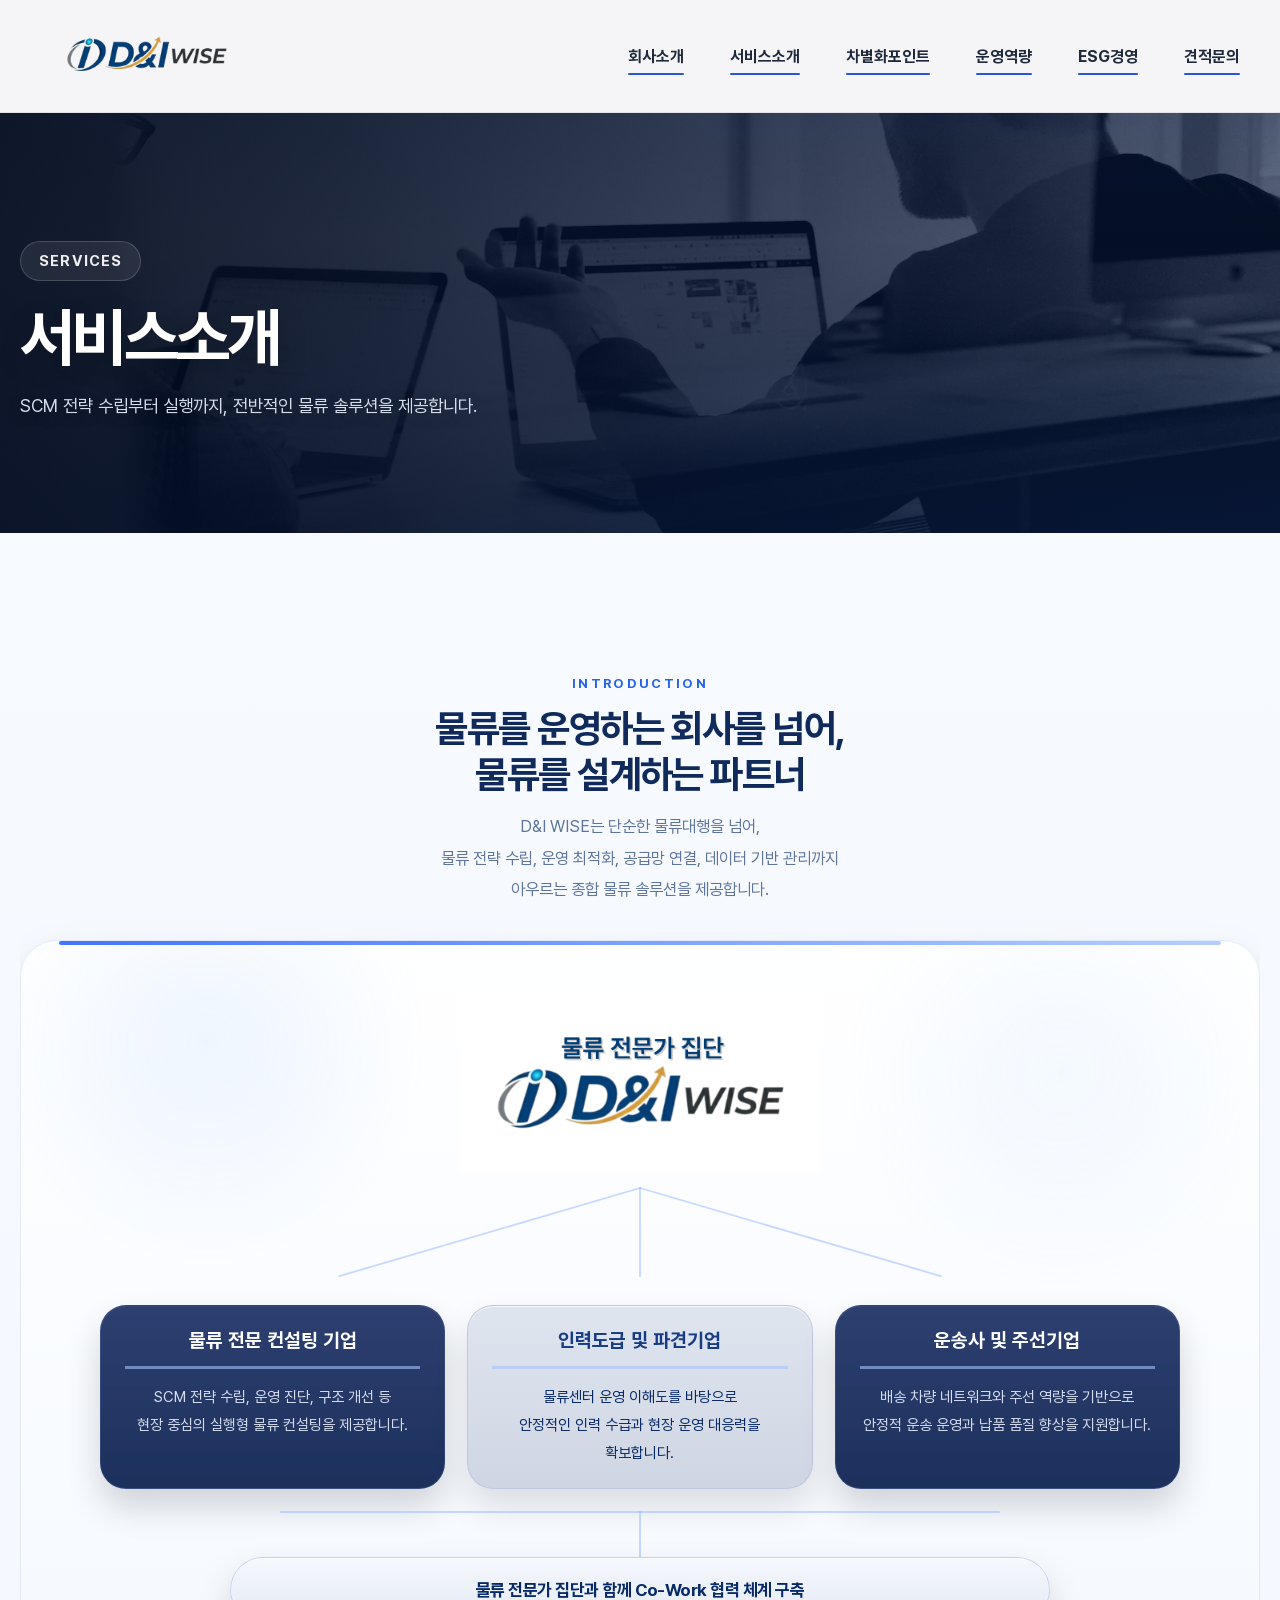
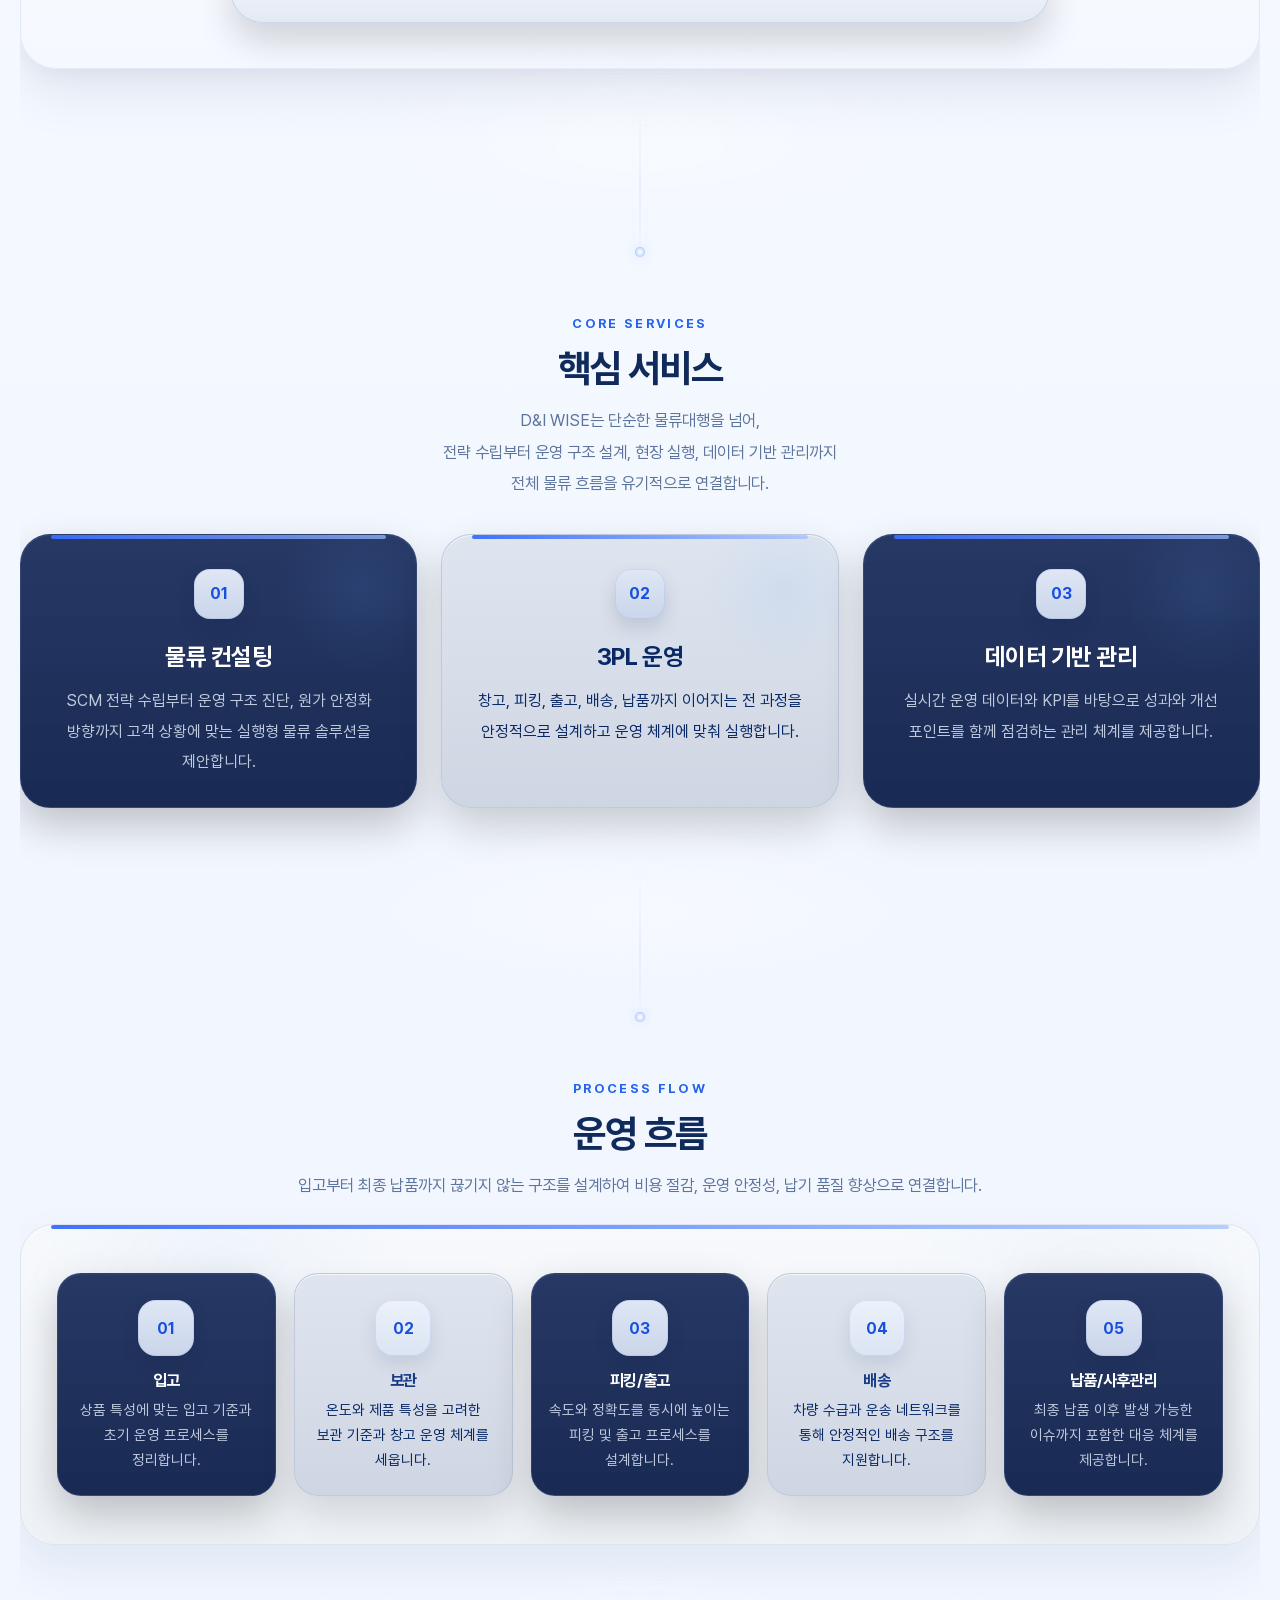
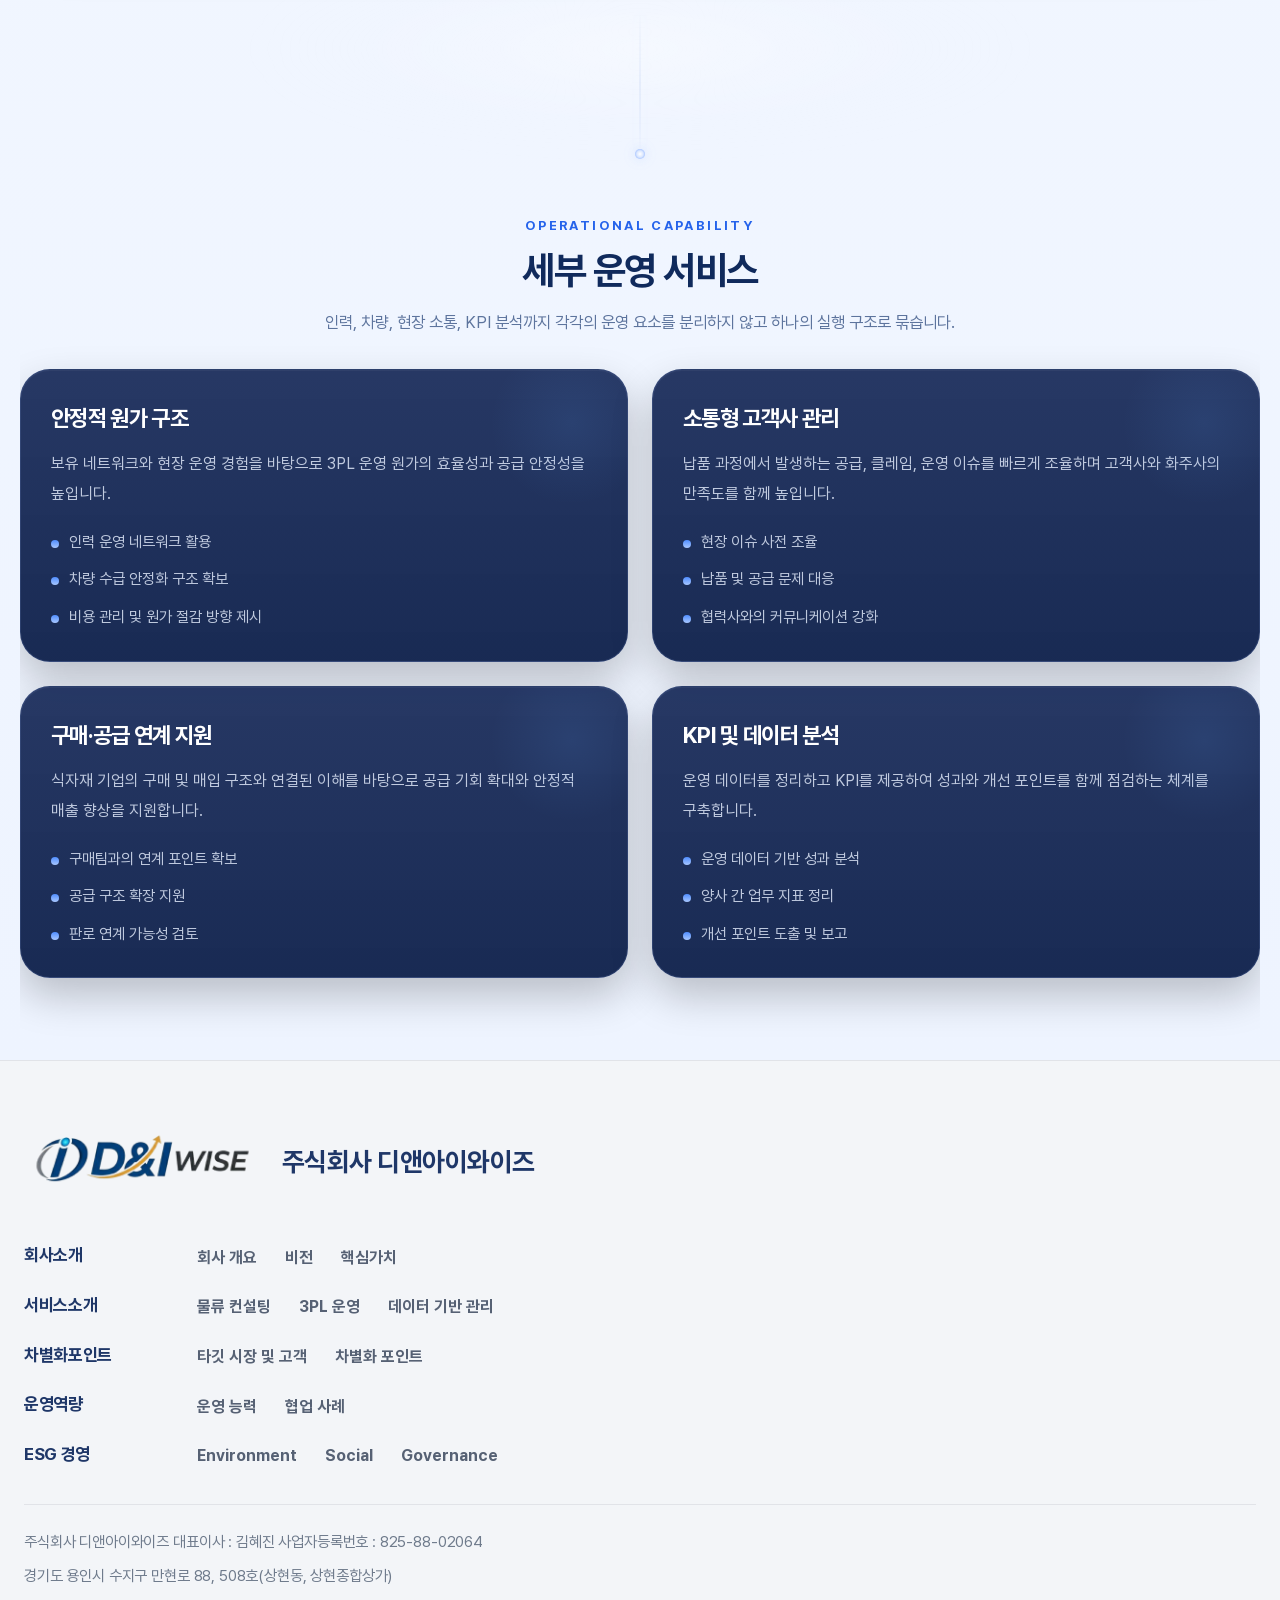
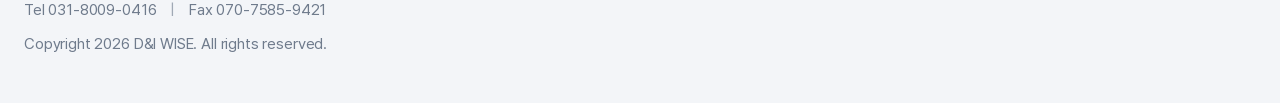
<file: services.html>
<!DOCTYPE html>
<html lang="ko">
<head>
  <meta charset="UTF-8" />
  <meta name="viewport" content="width=device-width, initial-scale=1.0" />
  <title>서비스소개 | D&I WISE</title>
  <meta name="description" content="디앤아이와이즈는 물류 컨설팅, 3PL 물류대행, 입고·보관·피킹·배송·납품 운영 등 식품·식자재 물류 전반의 맞춤형 서비스를 제공합니다.">

    <!-- Google tag (gtag.js) -->
  <script async src="https://www.googletagmanager.com/gtag/js?id=G-M8EKJ6LYF7"></script>
  <script>
    window.dataLayer = window.dataLayer || [];
    function gtag(){dataLayer.push(arguments);}
    gtag('js', new Date());

    gtag('config', 'G-M8EKJ6LYF7');
  </script>

  <link rel="stylesheet" href="assets/css/style.css" />
  <link rel="stylesheet" href="assets/css/services.css" />
  <link href="https://fonts.googleapis.com/css2?family=Noto+Sans+KR:wght@300;400;500;700;800;900&display=swap" rel="stylesheet" />
  <link rel="stylesheet" href="assets/css/mobile-fix.css" />
</head>

<body class="services-page">
<!-- Header -->
<header class="header-shell">
  <div class="header-inner">
    <a href="index.html" class="header-logo">
      <img src="assets/logo.png" alt="D&I WISE 로고" />
    </a>

    <!-- Desktop Nav -->
    <nav class="nav-desktop">
      <a href="company.html" class="nav-link">회사소개</a>
      <a href="services.html" class="nav-link">서비스소개</a>
      <a href="differentiation.html" class="nav-link">차별화포인트</a>
      <a href="case-study.html" class="nav-link">운영역량</a>
      <a href="esg.html" class="nav-link">ESG경영</a>
      <a href="/index.html#contact-estimate" class="nav-link">견적문의</a>
    </nav>

    <!-- Mobile Toggle -->
    <button class="nav-toggle" type="button" aria-label="메뉴 열기">
      <span></span>
      <span></span>
      <span></span>
    </button>
  </div>

  <!-- Mega Menu -->
  <div class="mega-menu">
    <div class="mega-menu-inner">
      <div class="mega-menu-grid">
        <!-- 회사소개 -->
        <div class="mega-menu-group">
          <a href="company.html" class="mega-menu-title">회사소개</a>
          <a href="company.html#overview" class="mega-sub-link">회사 개요</a>
          <a href="company.html#vision" class="mega-sub-link">비전</a>
          <a href="company.html#value" class="mega-sub-link">핵심 가치</a>
        </div>

        <!-- 서비스소개 -->
        <div class="mega-menu-group">
          <a href="services.html" class="mega-menu-title">서비스소개</a>
          <a href="services.html#consulting" class="mega-sub-link">물류 컨설팅</a>
          <a href="services.html#operation" class="mega-sub-link">3PL 운영</a>
          <a href="services.html#data" class="mega-sub-link">데이터 기반 관리</a>
        </div>

        <!-- 차별화포인트 -->
        <div class="mega-menu-group">
          <a href="differentiation.html" class="mega-menu-title">차별화포인트</a>
          <a href="differentiation.html#target" class="mega-sub-link">타깃 시장 및 고객</a>
          <a href="differentiation.html#strength" class="mega-sub-link">차별화 포인트</a>
        </div>

        <!-- 운영역량 -->
        <div class="mega-menu-group">
          <a href="case-study.html" class="mega-menu-title">운영역량</a>
          <a href="case-study.html#capability" class="mega-sub-link">운영 능력</a>
          <a href="case-study.html#case" class="mega-sub-link">협업 사례</a>
        </div>

        <!-- ESG경영 -->
        <div class="mega-menu-group">
          <a href="esg.html" class="mega-menu-title">ESG경영</a>
          <a href="esg.html#environment" class="mega-sub-link">Environment</a>
          <a href="esg.html#social" class="mega-sub-link">Social</a>
          <a href="esg.html#governance" class="mega-sub-link">Governance</a>
        </div>

        <!-- 견적문의 -->
        <div class="mega-menu-group">
          <a href="/index.html#contact-estimate" class="mega-menu-title">견적문의</a>
        </div>
      </div>
    </div>
  </div>

  <!-- Mobile Menu -->
  <div class="mobile-menu">
    <div class="mobile-menu-inner">
      <div class="mobile-menu-group">
        <a href="company.html" class="mobile-main-link">회사소개</a>
        <div class="mobile-sub-links">
          <a href="company.html#overview">회사 개요</a>
          <a href="company.html#vision">비전</a>
          <a href="company.html#value">핵심 가치</a>
        </div>
      </div>

      <div class="mobile-menu-group">
        <a href="services.html" class="mobile-main-link">서비스소개</a>
        <div class="mobile-sub-links">
          <a href="services.html#consulting">물류 컨설팅</a>
          <a href="services.html#operation">3PL 운영</a>
          <a href="services.html#data">데이터 기반 관리</a>
        </div>
      </div>

      <div class="mobile-menu-group">
        <a href="differentiation.html" class="mobile-main-link">차별화포인트</a>
        <div class="mobile-sub-links">
          <a href="differentiation.html#target">타깃 시장 및 고객</a>
          <a href="differentiation.html#strength">차별화 포인트</a>
        </div>
      </div>

      <div class="mobile-menu-group">
        <a href="case-study.html" class="mobile-main-link">운영역량</a>
        <div class="mobile-sub-links">
          <a href="case-study.html#capability">운영 능력</a>
          <a href="case-study.html#case">협업 사례</a>
        </div>
      </div>

      <div class="mobile-menu-group">
        <a href="esg.html" class="mobile-main-link">ESG경영</a>
        <div class="mobile-sub-links">
          <a href="esg.html#environment">Environment</a>
          <a href="esg.html#social">Social</a>
          <a href="esg.html#governance">Governance</a>
        </div>
      </div>

      <div class="mobile-menu-group">
        <a href="/index.html#contact-estimate" class="mobile-main-link">견적문의</a>
      </div>
    </div>
  </div>
</header>

  <!-- Hero -->
  <section class="sub-hero sub-hero-services">
    <div class="sub-hero-bg"></div>
    <div class="sub-hero-overlay"></div>
    <div class="container-wide sub-hero-inner">
      <div class="sub-hero-text">
        <span class="sub-hero-kicker">SERVICES</span>
        <h1>서비스소개</h1>
        <p>SCM 전략 수립부터 실행까지, 전반적인 물류 솔루션을 제공합니다.</p>
      </div>
    </div>
  </section>

  <main class="services-page-main">
    <section class="services-overview-section">
      <div class="container-wide">

        <!-- 서비스 구조도 -->
      <section id="structure" class="services-section service-structure-section fade-up">
        <div class="services-section-header">
          <span class="services-section-kicker">INTRODUCTION</span>
          <h2 class="services-section-title">물류를 운영하는 회사를 넘어,<br />물류를 설계하는 파트너</h2>
          <p class="services-section-desc">
            D&amp;I WISE는 단순한 물류대행을 넘어,<br />
            물류 전략 수립, 운영 최적화, 공급망 연결, 데이터 기반 관리까지<br />
            아우르는 종합 물류 솔루션을 제공합니다.
          </p>
        </div>

        <div class="service-structure-panel service-structure-panel-v2">
          <div class="service-structure-diagram service-structure-diagram-v2">
            <div class="service-structure-brand">
              <img src="assets/dnipro.png" alt="D&I WISE 로고" class="service-structure-brand-logo" />
            </div>

            <div class="structure-connector structure-connector-v2" aria-hidden="true">
              <svg viewBox="0 0 1000 120" preserveAspectRatio="none">
                <line x1="500" y1="10" x2="180" y2="108"></line>
                <line x1="500" y1="10" x2="500" y2="108"></line>
                <line x1="500" y1="10" x2="820" y2="108"></line>
              </svg>
            </div>

            <div class="service-structure-grid service-structure-grid-v2">
              <article class="service-structure-card">
                <h4>물류 전문 컨설팅 기업</h4>
                <p>
                  SCM 전략 수립, 운영 진단, 구조 개선 등<br />
                  현장 중심의 실행형 물류 컨설팅을 제공합니다.
                </p>
              </article>

              <article class="service-structure-card">
                <h4>인력도급 및 파견기업</h4>
                <p>
                  물류센터 운영 이해도를 바탕으로<br />
                  안정적인 인력 수급과 현장 운영 대응력을 확보합니다.
                </p>
              </article>

              <article class="service-structure-card">
                <h4>운송사 및 주선기업</h4>
                <p>
                  배송 차량 네트워크와 주선 역량을 기반으로<br />
                  안정적 운송 운영과 납품 품질 향상을 지원합니다.
                </p>
              </article>
            </div>

            <div class="structure-lines-bottom structure-lines-bottom-v2">
              <span class="line-h-bottom-left"></span>
              <span class="line-h-bottom-right"></span>
              <span class="line-v-bottom-center"></span>
            </div>

            <div class="service-structure-bottom">
              <div class="service-structure-cowork">
                <strong>물류 전문가 집단과 함께 Co-Work 협력 체계 구축</strong>
              </div>
            </div>
          </div>
        </div>
      </section>

       <!-- 브릿지 1 -->
      <section class="services-bridge-band" aria-hidden="true">
        <span class="services-bridge-orb"></span>
      </section>

        <!-- 핵심 서비스 -->
      <section class="services-section services-core-section fade-up">
        <div class="services-section-header">
          <span class="services-section-kicker">CORE SERVICES</span>
          <h2 class="services-section-title">핵심 서비스</h2>
          <p class="services-section-desc">
            D&amp;I WISE는 단순한 물류대행을 넘어,<br>
            전략 수립부터 운영 구조 설계, 현장 실행, 데이터 기반 관리까지<br>
            전체 물류 흐름을 유기적으로 연결합니다.
          </p>
        </div>

        <div class="services-highlight-grid">
          <article id="consulting" class="service-highlight-card">
            <div class="service-badge">01</div>
            <h3>물류 컨설팅</h3>
            <p>
              SCM 전략 수립부터 운영 구조 진단, 원가 안정화 방향까지
              고객 상황에 맞는 실행형 물류 솔루션을 제안합니다.
            </p>
          </article>

          <article id="operation" class="service-highlight-card">
            <div class="service-badge">02</div>
            <h3>3PL 운영</h3>
            <p>
              창고, 피킹, 출고, 배송, 납품까지 이어지는 전 과정을
              안정적으로 설계하고 운영 체계에 맞춰 실행합니다.
            </p>
          </article>

          <article id="data" class="service-highlight-card">
            <div class="service-badge">03</div>
            <h3>데이터 기반 관리</h3>
            <p>
              실시간 운영 데이터와 KPI를 바탕으로
              성과와 개선 포인트를 함께 점검하는 관리 체계를 제공합니다.
            </p>
          </article>
        </div>
      </section>

      <!-- 브릿지 2 -->
      <section class="services-bridge-band" aria-hidden="true">
        <span class="services-bridge-orb"></span>
      </section>

        <!-- 운영 흐름 -->
      <section class="services-section services-flow-section fade-up">
        <div class="services-section-header">
          <span class="services-section-kicker">PROCESS FLOW</span>
          <h2 class="services-section-title">운영 흐름</h2>
          <p class="services-section-desc">
            입고부터 최종 납품까지 끊기지 않는 구조를 설계하여
            비용 절감, 운영 안정성, 납기 품질 향상으로 연결합니다.
          </p>
        </div>

        <div class="service-flow-panel">
          <div class="service-flow-grid">
            <article class="service-flow-step">
              <div class="step-num">01</div>
              <h4>입고</h4>
              <p>상품 특성에 맞는 입고 기준과 초기 운영 프로세스를 정리합니다.</p>
            </article>

            <article class="service-flow-step">
              <div class="step-num">02</div>
              <h4>보관</h4>
              <p>온도와 제품 특성을 고려한 보관 기준과 창고 운영 체계를 세웁니다.</p>
            </article>

            <article class="service-flow-step">
              <div class="step-num">03</div>
              <h4>피킹/출고</h4>
              <p>속도와 정확도를 동시에 높이는 피킹 및 출고 프로세스를 설계합니다.</p>
            </article>

            <article class="service-flow-step">
              <div class="step-num">04</div>
              <h4>배송</h4>
              <p>차량 수급과 운송 네트워크를 통해 안정적인 배송 구조를 지원합니다.</p>
            </article>

            <article class="service-flow-step">
              <div class="step-num">05</div>
              <h4>납품/사후관리</h4>
              <p>최종 납품 이후 발생 가능한 이슈까지 포함한 대응 체계를 제공합니다.</p>
            </article>
          </div>
        </div>
      </section>

            <!-- 브릿지 3 -->
        <section class="services-bridge-band" aria-hidden="true">
          <span class="services-bridge-orb"></span>
        </section>
      
        <!-- 세부 운영 서비스 -->
      <section class="services-section fade-up">
        <div class="services-section-header">
          <span class="services-section-kicker">OPERATIONAL CAPABILITY</span>
          <h2 class="services-section-title">세부 운영 서비스</h2>
          <p class="services-section-desc">
            인력, 차량, 현장 소통, KPI 분석까지
            각각의 운영 요소를 분리하지 않고 하나의 실행 구조로 묶습니다.
          </p>
        </div>

        <div class="service-detail-grid">
          <article class="service-detail-card">
            <h3>안정적 원가 구조</h3>
            <p>
              보유 네트워크와 현장 운영 경험을 바탕으로
              3PL 운영 원가의 효율성과 공급 안정성을 높입니다.
            </p>
            <ul class="service-detail-list">
              <li>인력 운영 네트워크 활용</li>
              <li>차량 수급 안정화 구조 확보</li>
              <li>비용 관리 및 원가 절감 방향 제시</li>
            </ul>
          </article>

          <article class="service-detail-card">
            <h3>소통형 고객사 관리</h3>
            <p>
              납품 과정에서 발생하는 공급, 클레임, 운영 이슈를 빠르게 조율하며
              고객사와 화주사의 만족도를 함께 높입니다.
            </p>
            <ul class="service-detail-list">
              <li>현장 이슈 사전 조율</li>
              <li>납품 및 공급 문제 대응</li>
              <li>협력사와의 커뮤니케이션 강화</li>
            </ul>
          </article>

          <article class="service-detail-card">
            <h3>구매·공급 연계 지원</h3>
            <p>
              식자재 기업의 구매 및 매입 구조와 연결된 이해를 바탕으로
              공급 기회 확대와 안정적 매출 향상을 지원합니다.
            </p>
            <ul class="service-detail-list">
              <li>구매팀과의 연계 포인트 확보</li>
              <li>공급 구조 확장 지원</li>
              <li>판로 연계 가능성 검토</li>
            </ul>
          </article>

          <article class="service-detail-card">
            <h3>KPI 및 데이터 분석</h3>
            <p>
              운영 데이터를 정리하고 KPI를 제공하여
              성과와 개선 포인트를 함께 점검하는 체계를 구축합니다.
            </p>
            <ul class="service-detail-list">
              <li>운영 데이터 기반 성과 분석</li>
              <li>양사 간 업무 지표 정리</li>
              <li>개선 포인트 도출 및 보고</li>
            </ul>
          </article>
        </div>
      </section>


      </div>
    </section>
  </main>

<!-- Footer -->
<footer class="site-footer">
  <div class="site-footer-top">
    <div class="site-footer-brand">
      <a href="index.html" class="site-footer-logo">
        <img src="assets/logo.png" alt="D&I WISE 로고" />
      </a>
      <div class="site-footer-company">주식회사 디앤아이와이즈</div>
    </div>

    <div class="site-footer-sitemap">
      <div class="footer-sitemap-row">
        <a href="company.html" class="footer-main-link">회사소개</a>
        <div class="footer-sub-links">
          <a href="company.html#overview">회사 개요</a>
          <a href="company.html#vision">비전</a>
          <a href="company.html#value">핵심가치</a>
        </div>
      </div>

      <div class="footer-sitemap-row">
        <a href="services.html" class="footer-main-link">서비스소개</a>
        <div class="footer-sub-links">
          <a href="services.html#consulting">물류 컨설팅</a>
          <a href="services.html#operation">3PL 운영</a>
          <a href="services.html#data-management">데이터 기반 관리</a>
        </div>
      </div>

      <div class="footer-sitemap-row">
        <a href="differentiation.html" class="footer-main-link">차별화포인트</a>
        <div class="footer-sub-links">
          <a href="differentiation.html#target-market">타깃 시장 및 고객</a>
          <a href="differentiation.html#differentiation-point">차별화 포인트</a>
        </div>
      </div>

      <div class="footer-sitemap-row">
        <a href="case-study.html" class="footer-main-link">운영역량</a>
        <div class="footer-sub-links">
          <a href="case-study.html#capability">운영 능력</a>
          <a href="case-study.html#case-study">협업 사례</a>
        </div>
      </div>

      <div class="footer-sitemap-row">
        <a href="esg.html" class="footer-main-link">ESG 경영</a>
        <div class="footer-sub-links">
          <a href="esg.html#environment">Environment</a>
          <a href="esg.html#social">Social</a>
          <a href="esg.html#governance">Governance</a>
        </div>
      </div>
    </div>

    <div class="site-footer-info">
      <p>주식회사 디앤아이와이즈 대표이사 : 김혜진 사업자등록번호 : 825-88-02064</p>
      <p>경기도 용인시 수지구 만현로 88, 508호(상현동, 상현종합상가)</p>
      <p>Tel 031-8009-0416 <span>|</span> Fax 070-7585-9421</p>
      <p>Copyright 2026 D&amp;I WISE. All rights reserved.</p>
    </div>
  </div>
</footer>

  <script>
    const observer = new IntersectionObserver((entries) => {
      entries.forEach((entry) => {
        if (entry.isIntersecting) {
          entry.target.classList.add("show");
        }
      });
    }, { threshold: 0.15 });

    document.querySelectorAll(".fade-up").forEach((el) => observer.observe(el));
  </script>

  <script>
    const headerShell = document.querySelector(".header-shell");
    const navToggle = document.querySelector(".nav-toggle");
    const mobileMenuLinks = document.querySelectorAll(".mobile-menu a");

    if (navToggle && headerShell) {
      navToggle.addEventListener("click", () => {
        headerShell.classList.toggle("mobile-open");
      });
    }

    mobileMenuLinks.forEach(link => {
      link.addEventListener("click", () => {
        headerShell.classList.remove("mobile-open");
      });
    });
  </script>
</body>
</html>
</file>
<file: assets/css/style.css>
/* =========================
   Fonts
   ========================= */

@font-face {
  font-family: 'Pretendard';
  src: url('../fonts/Pretendard-Regular.woff2') format('woff2');
  font-weight: 400;
  font-style: normal;
  font-display: swap;
}

@font-face {
  font-family: 'Pretendard';
  src: url('../fonts/Pretendard-Bold.woff2') format('woff2');
  font-weight: 700;
  font-style: normal;
  font-display: swap;
}

/* =========================
   Root / Reset
   ========================= */

:root {
  --brand-blue: #1e3a8a;
  --brand-blue-2: #2563eb;
  --brand-blue-3: #60a5fa;
  --brand-blue-4: #93c5fd;
  --brand-navy: #081b44;
  --brand-deep: #071634;
  --brand-dark: #06142f;
  --white: #ffffff;
  --text-soft: rgba(226, 232, 240, 0.92);
  --text-muted: #95a7d3;
  --hero-max: 1280px;
  --radius-pill: 999px;
  --container: min(1280px, calc(100% - 40px));
  --line: rgba(255,255,255,0.12);
  --line-strong: rgba(255,255,255,0.22);
  --card-bg: rgba(255,255,255,0.08);
  --card-border: rgba(255,255,255,0.14);
  --shadow-card: 0 20px 50px rgba(8, 27, 68, 0.10);
  --shadow-dark: 0 24px 60px rgba(0, 0, 0, 0.16);
}

* {
  box-sizing: border-box;
}

html {
  scroll-behavior: smooth;
}

body {
  margin: 0;
  font-family: 'Pretendard', 'Noto Sans KR', sans-serif;
  background:
    radial-gradient(circle at 10% 10%, rgba(96,165,250,0.10), transparent 20%),
    radial-gradient(circle at 90% 30%, rgba(147,197,253,0.08), transparent 20%),
    linear-gradient(180deg, #06142F 0%, #081B44 24%, #0A1B3F 48%, #F5F9FF 48%, #EEF4FF 100%);
  color: #111827;
  overflow-x: hidden;
}

body::before {
  content: "";
  position: fixed;
  inset: 0;
  pointer-events: none;
  background-image:
    linear-gradient(rgba(255,255,255,0.025) 1px, transparent 1px),
    linear-gradient(90deg, rgba(255,255,255,0.025) 1px, transparent 1px);
  background-size: 72px 72px;
  opacity: 0.28;
  mask-image: linear-gradient(to bottom, rgba(0,0,0,.8), transparent 65%);
  z-index: 0;
}

img {
  display: block;
  max-width: 100%;
}

a {
  text-decoration: none;
  color: inherit;
}

button {
  font: inherit;
}

.container-wide {
  width: var(--container);
  margin: 0 auto;
  position: relative;
  z-index: 1;
}

.text-white {
  color: #fff !important;
}

.text-blue-soft {
  color: rgba(234,242,255,0.82) !important;
}

/* =========================
   Header Upgrade
   ========================= */

.header-shell {
  position: sticky;
  top: 0;
  z-index: 1000;
  background: rgba(255,255,255,0.94);
  backdrop-filter: blur(14px);
  -webkit-backdrop-filter: blur(14px);
  border-bottom: 1px solid rgba(15,23,42,0.08);
}

.header-inner {
  width: min(1280px, calc(100% - 48px));
  height: 96px;
  margin: 0 auto;
  display: flex;
  align-items: center;
  justify-content: space-between;
}

.header-logo {
  display: inline-flex;
  align-items: center;
  flex-shrink: 0;
}

.header-logo img {
  height: 58px;
  width: auto;
  object-fit: contain;
  display: block;
}

.nav-desktop {
  display: flex;
  align-items: center;
  gap: 48px;
}

.nav-link {
  position: relative;
  display: inline-flex;
  align-items: center;
  height: 96px;
  color: rgba(15,23,42,0.88);
  font-size: 1.12rem;
  font-weight: 800;
  transition: color 0.25s ease;
  text-decoration: none;
  white-space: nowrap;
}

.nav-link:hover {
  color: #0f2858;
}

.nav-link::after {
  content: "";
  position: absolute;
  left: 0;
  right: 0;
  bottom: 24px;
  height: 2px;
  border-radius: 999px;
  background: linear-gradient(90deg, #2563eb, #93c5fd);
  transform: scaleX(1);
  transform-origin: center;
  opacity: 0.95;
}

/* Mega Menu */
.mega-menu {
  position: absolute;
  top: 100%;
  left: 0;
  width: 100%;
  background: rgba(255,255,255,0.97);
  border-top: 1px solid rgba(148,173,220,0.14);
  box-shadow:
    0 18px 36px rgba(8,27,68,0.10),
    0 6px 16px rgba(8,27,68,0.05);
  opacity: 0;
  visibility: hidden;
  transform: translateY(-8px);
  pointer-events: none;
  transition:
    opacity 0.25s ease,
    visibility 0.25s ease,
    transform 0.25s ease;
  backdrop-filter: blur(12px);
  -webkit-backdrop-filter: blur(12px);
}

.header-shell:hover .mega-menu,
.header-shell.is-open .mega-menu {
  opacity: 1;
  visibility: visible;
  transform: translateY(0);
  pointer-events: auto;
}

.mega-menu-inner {
  width: min(1280px, calc(100% - 48px));
  margin: 0 auto;
  padding: 32px 0 36px;
}

.mega-menu-grid {
  display: grid;
  grid-template-columns: repeat(5, minmax(0, 1fr));
  gap: 34px;
}

.mega-menu-group {
  display: flex;
  flex-direction: column;
  align-items: flex-start;
}

.mega-menu-title {
  display: inline-block;
  margin-bottom: 16px;
  padding-bottom: 6px;
  color: #0f2858;
  font-size: 1.1rem;
  font-weight: 800;
  line-height: 1.35;
  letter-spacing: -0.02em;
  text-decoration: none;
  border-bottom: 2px solid #0f2858;
  transition: color 0.2s ease, border-color 0.2s ease;
}

.mega-menu-title:hover {
  color: #1d4ed8;
  border-bottom-color: #1d4ed8;
}

.mega-sub-link {
  display: block;
  padding: 8px 0;
  color: #17336d;
  font-size: 1rem;
  font-weight: 600;
  line-height: 1.55;
  text-decoration: none;
  white-space: nowrap;
  transition: color 0.2s ease, transform 0.2s ease;
}

.mega-sub-link:hover {
  color: #1d4ed8;
  transform: translateX(2px);
}

/* Mobile Toggle */
.nav-toggle {
  display: none;
  width: 44px;
  height: 44px;
  padding: 0;
  border: 0;
  background: transparent;
  cursor: pointer;
  flex-direction: column;
  justify-content: center;
  gap: 6px;
}

.nav-toggle span {
  display: block;
  width: 24px;
  height: 2px;
  background: #0f172a;
  margin: 0 auto;
  border-radius: 999px;
  transition: all 0.3s ease;
}

/* Mobile Menu */
.mobile-menu {
  display: none;
  border-top: 1px solid rgba(15, 23, 42, 0.08);
  background: #ffffff;
}

.mobile-menu-inner {
  width: min(100%, calc(100% - 32px));
  margin: 0 auto;
  padding: 14px 0 24px;
}

.mobile-menu-group + .mobile-menu-group {
  border-top: 1px solid rgba(15, 23, 42, 0.08);
  margin-top: 16px;
  padding-top: 16px;
}

.mobile-main-link {
  display: inline-block;
  font-size: 1.04rem;
  font-weight: 800;
  color: #123a7d;
  text-decoration: none;
  padding-bottom: 6px;
  border-bottom: 2px solid #123a7d;
  margin-bottom: 12px;
}

.mobile-sub-links {
  display: flex;
  flex-direction: column;
  gap: 10px;
  margin-top: 10px;
}

.mobile-sub-links a {
  font-size: 0.98rem;
  font-weight: 600;
  color: #334155;
  text-decoration: none;
}

.mobile-sub-links a:hover {
  color: #1d4ed8;
}

/* Responsive */
@media (max-width: 1180px) {
  .header-inner,
  .mega-menu-inner {
    width: calc(100% - 40px);
  }

  .mega-menu-grid {
    grid-template-columns: repeat(3, minmax(0, 1fr));
    gap: 24px;
  }

  .nav-desktop {
    gap: 32px;
  }

  .nav-link {
    font-size: 1.04rem;
  }
}

@media (max-width: 920px) {
  .nav-desktop,
  .mega-menu {
    display: none;
  }

  .nav-toggle {
    display: flex;
  }

  .header-shell.mobile-open .mobile-menu {
    display: block;
  }

  .header-inner {
    width: calc(100% - 32px);
    height: 82px;
  }

  .header-logo img {
    height: 48px;
  }
}

@media (max-width: 768px) {
  .mobile-menu-inner {
    width: calc(100% - 32px);
    padding: 18px 0 24px;
  }

  .mobile-main-link {
    font-size: 1rem;
  }

  .mobile-sub-links a {
    font-size: 0.95rem;
  }
}

/* =========================
   Hero Common
   ========================= */

.hero {
  position: relative;
  min-height: calc(100vh - 80px);
  overflow: hidden;
  color: var(--white);
}

.hero-inner {
  position: relative;
  max-width: var(--hero-max);
  width: 100%;
  margin: 0 auto;
  padding: 0 40px;
}

.hero-buttons {
  display: flex;
  flex-wrap: wrap;
  gap: 14px;
  margin-top: 36px;
}

.btn-primary,
.btn-outline,
.btn-light {
  display: inline-flex;
  align-items: center;
  justify-content: center;
  min-height: 54px;
  padding: 0 26px;
  border-radius: var(--radius-pill);
  font-size: 16px;
  font-weight: 700;
  transition: transform 0.25s ease, box-shadow 0.25s ease, background 0.25s ease, border-color 0.25s ease;
}

.btn-primary {
  color: #ffffff;
  background: linear-gradient(135deg, #3b82f6 0%, #2563eb 100%);
  box-shadow: 0 14px 30px rgba(37, 99, 235, 0.35);
}

.btn-primary:hover {
  transform: translateY(-2px);
  box-shadow: 0 18px 36px rgba(37, 99, 235, 0.42);
}

.btn-outline {
  color: #dbeafe;
  border: 1px solid rgba(147, 197, 253, 0.62);
  background: rgba(255, 255, 255, 0.04);
  backdrop-filter: blur(8px);
  -webkit-backdrop-filter: blur(8px);
}

.btn-outline:hover {
  transform: translateY(-2px);
  border-color: rgba(191, 219, 254, 0.82);
  background: rgba(255, 255, 255, 0.08);
}

.btn-light {
  color: #1e3a8a;
  background: #fff;
  border: 1px solid rgba(30,58,138,0.10);
  box-shadow: 0 18px 30px rgba(8,27,68,.10);
}

.btn-light:hover {
  transform: translateY(-2px);
}

/* =========================
   Photo Hero
   ========================= */

.hero-photo {
  position: relative;
  min-height: calc(100vh - 80px);
  display: flex;
  align-items: center;
  background: linear-gradient(135deg, #071634 0%, #0d275d 42%, #1c4fb7 100%);
  overflow: hidden;
  color: #fff;
}

.hero-photo-bg {
  position: absolute;
  inset: 0;
  z-index: 0;
  overflow: hidden;
  background-image: url("../hero_back_img.webp");
  background-size: cover;
  background-position: center center;
  background-repeat: no-repeat;
  transform: scale(1.06);
  filter: brightness(0.52) saturate(1.08) contrast(1.08);
}

.hero-photo-bg::before {
  content: "";
  position: absolute;
  inset: 0;
  background:
    radial-gradient(circle at 78% 18%, rgba(255,255,255,0.16) 0%, rgba(255,255,255,0.06) 16%, rgba(255,255,255,0) 34%),
    radial-gradient(circle at 82% 78%, rgba(96,165,250,0.16) 0%, rgba(96,165,250,0) 28%);
  mix-blend-mode: screen;
  pointer-events: none;
}

.hero-photo-bg::after {
  content: "";
  position: absolute;
  inset: 0;
  background:
    linear-gradient(
      90deg,
      rgba(2, 10, 28, 0.82) 0%,
      rgba(5, 18, 46, 0.68) 28%,
      rgba(8, 27, 68, 0.52) 52%,
      rgba(12, 36, 88, 0.30) 72%,
      rgba(20, 71, 170, 0.12) 100%
    ),
    linear-gradient(
      180deg,
      rgba(3, 10, 26, 0.34) 0%,
      rgba(3, 10, 26, 0.08) 22%,
      rgba(3, 10, 26, 0.22) 70%,
      rgba(3, 10, 26, 0.52) 100%
    );
  pointer-events: none;
}

.hero-photo-overlay {
  position: absolute;
  inset: 0;
  z-index: 1;
  background:
    linear-gradient(
      to bottom,
      rgba(7, 22, 52, 0.18) 0%,
      rgba(7, 22, 52, 0.08) 26%,
      rgba(7, 22, 52, 0.18) 58%,
      rgba(7, 22, 52, 0.34) 100%
    ),
    radial-gradient(
      circle at 80% 20%,
      rgba(255,255,255,0.12) 0%,
      rgba(255,255,255,0.04) 14%,
      rgba(255,255,255,0) 34%
    ),
    radial-gradient(
      circle at 72% 82%,
      rgba(147,197,253,0.16) 0%,
      rgba(147,197,253,0) 24%
    );
  pointer-events: none;
}

.hero-photo::before {
  content: "";
  position: absolute;
  inset: 0;
  background:
    linear-gradient(rgba(255,255,255,0.018) 1px, transparent 1px),
    linear-gradient(90deg, rgba(255,255,255,0.018) 1px, transparent 1px);
  background-size: 120px 120px;
  opacity: 0.10;
  z-index: 1;
  pointer-events: none;
}

.hero-photo::after {
  content: "";
  position: absolute;
  right: -120px;
  top: 50%;
  transform: translateY(-50%);
  width: 620px;
  height: 620px;
  border-radius: 50%;
  background:
    radial-gradient(circle,
      rgba(255,255,255,0.04) 0%,
      rgba(147,197,253,0.07) 18%,
      rgba(96,165,250,0.04) 36%,
      rgba(96,165,250,0) 72%);
  filter: blur(34px);
  z-index: 1;
  pointer-events: none;
}

.hero-photo .hero-inner {
  position: relative;
  z-index: 2;
  max-width: 1280px;
  width: 100%;
  margin: 0 auto;
  padding: 0 80px;
}

.hero-photo .hero-text {
  max-width: 760px;
  padding: 120px 0 140px;
}

.hero-photo .hero-eyebrow {
  display: inline-flex;
  align-items: center;
  padding: 10px 18px;
  margin-bottom: 28px;
  border-radius: 999px;
  border: 1px solid rgba(255,255,255,0.16);
  background: rgba(255,255,255,0.08);
  color: rgba(255,255,255,0.92);
  font-size: 15px;
  font-weight: 600;
  backdrop-filter: blur(12px);
  -webkit-backdrop-filter: blur(12px);
}

.hero-photo .hero-text h1 {
  margin: 0;
  max-width: 760px;
  font-size: clamp(52px, 5.4vw, 84px);
  font-weight: 700;
  line-height: 1.08;
  letter-spacing: -0.05em;
  word-break: keep-all;
  text-shadow: 0 8px 30px rgba(0, 0, 0, 0.28);
}

.hero-photo .hero-text h1 span {
  display: inline-block;
  margin-top: 0.04em;
  color: #7fb8ff;
}

.hero-photo .hero-line-fixed {
  white-space: nowrap;
}

.hero-photo .hero-text p {
  margin: 30px 0 0;
  max-width: 760px;
  font-size: clamp(18px, 1.3vw, 26px);
  line-height: 1.75;
  color: rgba(235,243,255,0.92);
  word-break: keep-all;
  text-shadow: 0 4px 18px rgba(0, 0, 0, 0.20);
}

.hero-photo .hero-buttons {
  display: flex;
  gap: 16px;
  margin-top: 42px;
}

.hero-photo .btn-primary,
.hero-photo .btn-outline {
  min-width: 152px;
  height: 56px;
  padding: 0 26px;
  border-radius: 999px;
  font-size: 17px;
}

.scroll-indicator {
  position: absolute;
  left: 50%;
  bottom: 34px;
  transform: translateX(-50%);
  z-index: 3;
  display: flex;
  flex-direction: column;
  align-items: center;
  gap: 12px;
  color: rgba(255,255,255,0.72);
  font-size: 13px;
  letter-spacing: 0.22em;
  text-transform: uppercase;
}

.scroll-line {
  width: 1px;
  height: 48px;
  background: linear-gradient(to bottom, rgba(255,255,255,0.9), rgba(255,255,255,0.1));
  position: relative;
  overflow: hidden;
}

.scroll-line::after {
  content: "";
  position: absolute;
  left: 0;
  top: -20px;
  width: 100%;
  height: 20px;
  background: #fff;
  animation: scrollLine 2s ease-in-out infinite;
}

/* =========================
   Sections
   ========================= */

.section {
  position: relative;
  z-index: 1;
  padding: 110px 0;
}

.section-dark {
  position: relative;
  overflow: hidden;
  background:
    radial-gradient(circle at 85% 12%, rgba(96,165,250,0.12), transparent 24%),
    radial-gradient(circle at 12% 88%, rgba(147,197,253,0.08), transparent 22%),
    linear-gradient(180deg, #071634 0%, #081b44 100%);
  color: #ffffff;
}

.section-dark::before {
  content: "";
  position: absolute;
  width: 520px;
  height: 520px;
  border-radius: 50%;
  background: radial-gradient(circle, rgba(96,165,250,0.22), transparent 68%);
  top: -180px;
  right: -120px;
  pointer-events: none;
  filter: blur(16px);
}

.section-dark::after {
  content: "";
  position: absolute;
  width: 360px;
  height: 360px;
  border-radius: 50%;
  background: radial-gradient(circle, rgba(255,255,255,0.08), transparent 72%);
  bottom: -160px;
  left: -80px;
  pointer-events: none;
  filter: blur(12px);
}

.section-light {
  color: #0E224B;
  background:
    radial-gradient(circle at 90% 8%, rgba(96,165,250,0.09), transparent 20%),
    radial-gradient(circle at 10% 92%, rgba(147,197,253,0.12), transparent 18%),
    linear-gradient(180deg, #F7FAFF 0%, #EFF5FF 100%);
}

.section-heading {
  max-width: 800px;
  margin: 0 auto 62px;
  text-align: center;
}

.section-kicker {
  display: inline-flex;
  align-items: center;
  gap: 8px;
  padding: 9px 14px;
  border-radius: 999px;
  border: 1px solid rgba(96,165,250,.18);
  background: rgba(255,255,255,.7);
  color: #2563EB;
  font-size: .85rem;
  font-weight: 800;
  margin-bottom: 18px;
  box-shadow: 0 10px 24px rgba(37,99,235,.06);
}

.section-title {
  margin: 0 0 18px;
  font-size: clamp(2rem, 3.6vw, 3.4rem);
  line-height: 1.3;
  font-weight: 700;
  letter-spacing: -0.04em;
  color: inherit;
  word-break: keep-all;
}

.section-desc {
  margin: 0 auto;
  max-width: 920px;
  font-size: clamp(1.08rem, 1.35vw, 1.32rem);
  line-height: 1.5;
  color: #4F638F;
  word-break: keep-all;
  white-space: normal;
}

/* =========================
   Grid
   ========================= */

.grid-2,
.grid-3,
.stats-wrap,
.flow-grid,
.case-grid,
.esg-grid,
.network-row,
.contact-info-list,
.estimate-grid {
  display: grid;
  gap: 24px;
}

.grid-2 {
  grid-template-columns: repeat(2, minmax(0, 1fr));
}

.grid-3 {
  grid-template-columns: repeat(3, minmax(0, 1fr));
}

.stats-wrap {
  grid-template-columns: repeat(4, minmax(0, 1fr));
  gap: 18px;
  margin-top: 40px;
}

.flow-grid {
  grid-template-columns: repeat(6, minmax(0, 1fr));
  gap: 18px;
}

.case-grid {
  grid-template-columns: repeat(2, minmax(0, 1fr));
  gap: 26px;
}

.esg-grid {
  grid-template-columns: repeat(3, minmax(0, 1fr));
}

.network-row {
  grid-template-columns: repeat(3, minmax(0, 1fr));
  gap: 22px;
}

.contact-info-list {
  gap: 16px;
}

.estimate-grid.two-col {
  grid-template-columns: repeat(2, minmax(0, 1fr));
}

/* =========================
   Cards
   ========================= */

.info-card,
.case-card {
  position: relative;
  overflow: hidden;
  padding: 34px;
  border-radius: 28px;
  background: rgba(255,255,255,0.94);
  border: 1px solid rgba(165,190,245,0.25);
  box-shadow: var(--shadow-card);
  transition: transform .28s ease, box-shadow .28s ease, border-color .28s ease;
}

.info-card:hover,
.case-card:hover {
  transform: translateY(-6px);
  box-shadow: 0 28px 60px rgba(8,27,68,0.14);
  border-color: rgba(96,165,250,0.35);
}

.info-card::before,
.case-card::before {
  content: "";
  position: absolute;
  width: 180px;
  height: 180px;
  border-radius: 50%;
  background: radial-gradient(circle, rgba(96,165,250,0.16), transparent 68%);
  right: -40px;
  top: -40px;
  pointer-events: none;
}

.dark-card,
.esg-card,
.network-item,
.network-core,
.stat-card,
.contact-info-card {
  position: relative;
  overflow: hidden;
  border-radius: 28px;
  background: rgba(255,255,255,0.07);
  border: 1px solid rgba(255,255,255,0.12);
  box-shadow: var(--shadow-dark);
  backdrop-filter: blur(12px);
  -webkit-backdrop-filter: blur(12px);
}

.dark-card,
.esg-card,
.network-item,
.network-core {
  padding: 34px;
}

.dark-card {
  transition: .28s ease;
}

.dark-card:hover,
.esg-card:hover {
  transform: translateY(-6px);
  border-color: rgba(147,197,253,0.32);
  box-shadow: 0 30px 70px rgba(0,0,0,.22), 0 0 40px rgba(96,165,250,.08);
}

.dark-card::before {
  content: "";
  position: absolute;
  width: 220px;
  height: 220px;
  border-radius: 50%;
  background: radial-gradient(circle, rgba(96,165,250,.18), transparent 70%);
  right: -70px;
  top: -70px;
  pointer-events: none;
}

.card-badge {
  display: inline-flex;
  align-items: center;
  justify-content: center;
  min-width: 46px;
  height: 46px;
  border-radius: 16px;
  background: linear-gradient(135deg, #DBEAFE 0%, #EFF6FF 100%);
  color: #1D4ED8;
  font-size: 1rem;
  font-weight: 700;
  box-shadow: inset 0 0 0 1px rgba(96,165,250,.18);
  margin-bottom: 20px;
}

.card-title,
.case-title,
.dark-title {
  line-height: 1.35;
  letter-spacing: -0.03em;
  margin: 0 0 14px;
}

.card-title,
.case-title {
  color: #0E224B;
}

.card-title {
  font-size: 1.45rem;
  font-weight: 700;
}

.case-title {
  font-size: 1.5rem;
  font-weight: 700;
}

.dark-title {
  color: #fff;
  font-size: 1.38rem;
  font-weight: 700;
}

.card-text,
.case-text,
.dark-text {
  line-height: 1.85;
  margin: 0;
  word-break: keep-all;
}

.card-text,
.case-text {
  color: #576B95;
}

.dark-text {
  color: rgba(234,242,255,0.76);
}

/* =========================
   Stats
   ========================= */

.stat-card {
  padding: 28px 24px;
  text-align: center;
}

.stat-num {
  display: block;
  font-size: clamp(2rem, 3vw, 2.8rem);
  line-height: 1;
  font-weight: 700;
  color: #fff;
  margin-bottom: 10px;
  letter-spacing: -0.04em;
}

.stat-label {
  color: rgba(234,242,255,0.78);
  font-size: .96rem;
  line-height: 1.6;
  word-break: keep-all;
}

/* =========================
   Intro Service Cards
   HTML 기준:
   .intro-service-more
   .intro-service-overlay
   .intro-service-card-panel
   ========================= */

.intro-service-cards {
  margin-top: 64px;
  display: grid;
  grid-template-columns: repeat(3, minmax(0, 1fr));
  gap: 24px;
}

.intro-service-card {
  position: relative;
  min-height: 400px;
  padding: 28px 28px 30px;
  border-radius: 30px;
  overflow: hidden;
  border: 1px solid transparent;
  display: flex;
  flex-direction: column;
  justify-content: flex-start;
  transition:
    transform 0.25s ease,
    box-shadow 0.25s ease,
    border-color 0.25s ease,
    background 0.25s ease;
}

.intro-service-card:hover {
  transform: translateY(-6px);
}

.intro-service-card.is-dark {
  background:
    linear-gradient(180deg, rgba(255,255,255,0.10), rgba(255,255,255,0.06));
  border-color: rgba(255,255,255,0.14);
  box-shadow:
    0 24px 60px rgba(0,0,0,0.16),
    inset 0 1px 0 rgba(255,255,255,0.04);
  color: #ffffff;
}

.intro-service-card.is-light {
  background:
    linear-gradient(180deg, #eef2f7 0%, #dde4ee 100%);
  border-color: rgba(8,27,68,0.10);
  box-shadow:
    0 24px 60px rgba(0,0,0,0.10),
    inset 0 1px 0 rgba(255,255,255,0.55);
  color: #081b44;
}

.intro-service-card::before {
  content: "";
  position: absolute;
  width: 220px;
  height: 220px;
  border-radius: 50%;
  top: -80px;
  right: -60px;
  pointer-events: none;
}

.intro-service-card.is-dark::before {
  background: radial-gradient(circle, rgba(147,197,253,0.14), transparent 70%);
}

.intro-service-card.is-light::before {
  background: radial-gradient(circle, rgba(8,27,68,0.08), transparent 70%);
}

.intro-service-card-top {
  display: flex;
  align-items: center;
  justify-content: flex-start;
  margin-bottom: 14px;
}

.intro-service-badge {
  display: inline-flex;
  align-items: center;
  justify-content: center;
  min-width: 54px;
  height: 54px;
  padding: 0 16px;
  border-radius: 18px;
  font-size: 1.15rem;
  font-weight: 800;
  line-height: 1;
}

.intro-service-card.is-dark .intro-service-badge {
  background: linear-gradient(180deg, #f3f8ff 0%, #dfeaff 100%);
  color: #2563eb;
  box-shadow: 0 12px 24px rgba(37,99,235,0.16);
}

.intro-service-card.is-light .intro-service-badge {
  background: rgba(8,27,68,0.08);
  color: #081b44;
}

.intro-service-card-main {
  position: relative;
  margin-top: 12px;
  display: flex;
  flex-direction: column;
  align-items: center;
}

.intro-service-card-title {
  margin: 0;
  text-align: center;
  font-size: clamp(2.3rem, 2.5vw, 3.2rem);
  line-height: 1.14;
  font-weight: 800;
  letter-spacing: -0.05em;
  word-break: keep-all;
}

.intro-service-more {
  margin-top: 28px;
  min-width: 94px;
  height: 40px;
  padding: 0 18px;
  border: 1px solid rgba(255,255,255,0.18);
  border-radius: 999px;
  background: rgba(255,255,255,0.08);
  color: #ffffff;
  font-size: 0.95rem;
  font-weight: 700;
  letter-spacing: 0.12em;
  cursor: pointer;
  transition: all 0.25s ease;
  position: relative;
  z-index: 2;
}

.intro-service-card.is-light .intro-service-more {
  border: 1px solid rgba(11,36,95,0.14);
  background: rgba(11,36,95,0.06);
  color: #0b245f;
}

.intro-service-more:hover {
  transform: translateY(-1px);
}

.intro-service-overlay {
  position: absolute;
  left: 28px;
  right: 28px;
  top: 176px;
  opacity: 0;
  visibility: hidden;
  transform: translateY(8px) scale(0.96);
  transition:
    opacity 0.32s ease,
    transform 0.32s ease,
    visibility 0.32s ease;
  z-index: 3;
  pointer-events: none;
}

.intro-service-card.is-open .intro-service-overlay {
  opacity: 1;
  visibility: visible;
  transform: translateY(0) scale(1);
  pointer-events: auto;
}

.intro-service-card.is-open .intro-service-more {
  opacity: 0;
  visibility: hidden;
  transform: scale(0.9);
}

.intro-service-card-panel {
  border-radius: 22px;
  padding: 28px 24px;
  min-height: 140px;
  display: flex;
  align-items: center;
  justify-content: center;
  text-align: center;
  box-sizing: border-box;
  box-shadow: 0 16px 32px rgba(0,0,0,0.10);
}

.intro-service-card.is-dark .intro-service-card-panel {
  background: #eef2f7;
}

.intro-service-card.is-light .intro-service-card-panel {
  background: #081b44;
}

.intro-service-card-text {
  margin: 0;
  font-size: clamp(1.02rem, 1.02vw, 1.14rem);
  line-height: 1.8;
  font-weight: 500;
  word-break: keep-all;
}

.intro-service-card.is-dark .intro-service-card-text {
  color: #081b44 !important;
}

.intro-service-card.is-light .intro-service-card-text {
  color: #ffffff !important;
}

/* Intro stats tuning */
.section.section-dark .stats-wrap {
  gap: 24px;
  margin-top: 34px;
}

.section.section-dark .stats-wrap .stat-card {
  min-height: 180px;
  padding: 30px 20px;
  border-radius: 28px;
  display: flex;
  flex-direction: column;
  justify-content: center;
  align-items: center;
}

.section.section-dark .stats-wrap .stat-num {
  margin-bottom: 14px;
  font-size: clamp(3.2rem, 3.3vw, 4.4rem);
  line-height: 1;
  font-weight: 800;
  letter-spacing: -0.05em;
}

.section.section-dark .stats-wrap .stat-label {
  font-size: clamp(1rem, 1vw, 1.18rem);
  line-height: 1.7;
  text-align: center;
  color: rgba(234,242,255,0.82);
  word-break: keep-all;
}

/* =========================
   Flow
   ========================= */

.flow-wrap {
  position: relative;
  margin-top: 24px;
}

.flow-line {
  position: absolute;
  left: 6%;
  right: 6%;
  top: 92px;
  height: 2px;
  background: linear-gradient(90deg, rgba(96,165,250,.18), rgba(37,99,235,.60), rgba(96,165,250,.18));
  box-shadow: 0 0 20px rgba(96,165,250,.25);
}

.flow-card {
  text-align: center;
  border-radius: 26px;
  padding: 26px 18px 24px;
  background: rgba(255,255,255,0.95);
  border: 1px solid rgba(96,165,250,.18);
  box-shadow: var(--shadow-card);
  transition: .28s ease;
  position: relative;
  z-index: 2;
}

.flow-card:hover {
  transform: translateY(-6px);
  box-shadow: 0 28px 54px rgba(8,27,68,.14);
}

.flow-icon {
  width: 62px;
  height: 62px;
  border-radius: 20px;
  margin: 0 auto 16px;
  display: grid;
  place-items: center;
  color: #2563EB;
  background: linear-gradient(135deg, #DBEAFE 0%, #EFF6FF 100%);
  font-weight: 700;
  font-size: 1.1rem;
  box-shadow: inset 0 0 0 1px rgba(96,165,250,.22);
}

.flow-title {
  color: #0E224B;
  font-size: 1.08rem;
  font-weight: 700;
  margin: 0 0 8px;
  word-break: keep-all;
}

.flow-text {
  color: #5F739D;
  font-size: .94rem;
  line-height: 1.7;
  margin: 0;
  word-break: keep-all;
}

/* =========================
   Network
   ========================= */

.network-shell {
  border-radius: 34px;
  padding: 42px 26px;
  background: linear-gradient(180deg, rgba(255,255,255,0.08), rgba(255,255,255,0.05));
  border: 1px solid rgba(255,255,255,0.12);
  box-shadow: var(--shadow-dark);
  position: relative;
  overflow: hidden;
}

.network-shell::before {
  content: "";
  position: absolute;
  inset: 0;
  background:
    radial-gradient(circle at 50% 16%, rgba(147,197,253,.15), transparent 20%),
    radial-gradient(circle at 50% 82%, rgba(96,165,250,.10), transparent 18%);
  pointer-events: none;
}

.network-top {
  display: flex;
  justify-content: center;
  margin-bottom: 46px;
  position: relative;
  z-index: 2;
}

.network-core {
  width: min(520px, 100%);
  text-align: center;
}

.network-core::before {
  content: "";
  position: absolute;
  inset: auto 50% -22px 50%;
  transform: translateX(-50%);
  width: 2px;
  height: 22px;
  background: linear-gradient(to bottom, rgba(147,197,253,.88), rgba(147,197,253,.12));
}

.network-core h3 {
  margin: 0 0 12px;
  font-size: 1.8rem;
  font-weight: 700;
  color: #fff;
  letter-spacing: -0.04em;
}

.network-core p,
.network-item p {
  margin: 0;
  color: rgba(234,242,255,.78);
  line-height: 1.8;
}

.network-row {
  position: relative;
  padding-top: 42px;
  z-index: 2;
}

.network-row::before {
  content: "";
  position: absolute;
  left: 16.66%;
  right: 16.66%;
  top: 0;
  height: 2px;
  background: repeating-linear-gradient(
    90deg,
    rgba(147,197,253,.78) 0 8px,
    transparent 8px 16px
  );
  box-shadow: 0 0 18px rgba(96,165,250,.22);
}

.network-plus {
  position: absolute;
  top: -16px;
  width: 36px;
  height: 36px;
  border-radius: 50%;
  display: grid;
  place-items: center;
  background: linear-gradient(135deg, #FACC15, #F59E0B);
  color: #fff;
  font-size: 1.4rem;
  font-weight: 700;
  box-shadow: 0 12px 28px rgba(245,158,11,.24);
  z-index: 3;
}

.plus-a { left: 33.33%; transform: translateX(-50%); }
.plus-b { left: 66.66%; transform: translateX(-50%); }

.network-item {
  min-height: 220px;
  box-shadow: 0 20px 44px rgba(0,0,0,.12);
}

.network-item::before {
  content: "";
  position: absolute;
  top: -42px;
  left: 50%;
  transform: translateX(-50%);
  width: 2px;
  height: 42px;
  background: repeating-linear-gradient(
    to bottom,
    rgba(147,197,253,.8) 0 8px,
    transparent 8px 16px
  );
  box-shadow: 0 0 16px rgba(96,165,250,.18);
}

.network-item h4 {
  margin: 0 0 12px;
  font-size: 1.24rem;
  color: #fff;
  font-weight: 700;
  letter-spacing: -0.03em;
}

/* =========================
   Cases
   ========================= */

.case-chip {
  display: inline-flex;
  align-items: center;
  padding: 8px 14px;
  border-radius: 999px;
  background: #EFF6FF;
  color: #2563EB;
  font-size: .84rem;
  font-weight: 700;
  margin-bottom: 18px;
}

.case-list {
  display: flex;
  flex-wrap: wrap;
  gap: 10px;
  margin-top: 18px;
}

.case-list span {
  display: inline-flex;
  align-items: center;
  min-height: 38px;
  padding: 0 14px;
  border-radius: 999px;
  background: #F7FAFF;
  border: 1px solid #DCEAFE;
  color: #325391;
  font-size: .92rem;
  font-weight: 700;
}

/* =========================
   ESG
   ========================= */

.esg-card {
  transition: .28s ease;
}

.esg-icon {
  width: 64px;
  height: 64px;
  border-radius: 20px;
  display: grid;
  place-items: center;
  margin-bottom: 18px;
  background: linear-gradient(135deg, rgba(255,255,255,.18), rgba(255,255,255,.08));
  border: 1px solid rgba(255,255,255,.14);
  font-size: 1.2rem;
  font-weight: 700;
  color: #fff;
}

.esg-card h3 {
  margin: 0 0 12px;
  font-size: 1.4rem;
  font-weight: 700;
  color: #fff;
  letter-spacing: -0.03em;
}

.esg-card p {
  margin: 0;
  color: rgba(234,242,255,.76);
  line-height: 1.85;
  word-break: keep-all;
}

/* =========================
   Contact Estimate
   ========================= */

.contact-estimate-wrap {
  display: grid;
  grid-template-columns: 1.02fr 1fr;
  gap: 30px;
  align-items: stretch;
}

.contact-estimate-left {
  padding: 14px 0;
}

.contact-kicker {
  background: rgba(255, 255, 255, 0.08);
  border: 1px solid rgba(255, 255, 255, 0.12);
  color: #93C5FD;
  box-shadow: none;
}

.contact-estimate-title {
  margin: 0 0 18px;
  color: #fff;
  font-size: clamp(2rem, 3.8vw, 3.4rem);
  line-height: 1.15;
  letter-spacing: -0.04em;
  word-break: keep-all;
}

.contact-estimate-desc {
  margin: 0 0 28px;
  color: rgba(234, 242, 255, 0.82);
  font-size: 1.05rem;
  line-height: 1.9;
  word-break: keep-all;
}

.contact-info-card {
  display: flex;
  align-items: center;
  gap: 16px;
  padding: 22px 24px;
}

.contact-info-icon {
  width: 52px;
  height: 52px;
  border-radius: 18px;
  display: grid;
  place-items: center;
  font-size: 1.25rem;
  color: #fff;
  background: linear-gradient(135deg, rgba(59, 130, 246, 0.95), rgba(37, 99, 235, 0.82));
  box-shadow: 0 16px 30px rgba(37, 99, 235, 0.22);
  flex-shrink: 0;
}

.contact-info-text span {
  display: block;
  color: rgba(234, 242, 255, 0.68);
  font-size: 0.92rem;
  margin-bottom: 4px;
}

.contact-info-text strong {
  color: #fff;
  font-size: 1.08rem;
  font-weight: 700;
}

.contact-estimate-form-card {
  position: relative;
  overflow: hidden;
  border-radius: 32px;
  padding: 34px;
  background: rgba(255, 255, 255, 0.94);
  border: 1px solid rgba(165, 190, 245, 0.24);
  box-shadow: 0 26px 60px rgba(0, 0, 0, 0.16);
  font-family: 'Pretendard', sans-serif;
}

.contact-estimate-form-card::before {
  content: "";
  position: absolute;
  width: 220px;
  height: 220px;
  border-radius: 50%;
  top: -70px;
  right: -60px;
  background: radial-gradient(circle, rgba(96, 165, 250, 0.16), transparent 68%);
  pointer-events: none;
}

.contact-form-title {
  margin: 0 0 22px;
  color: #0E224B;
  font-size: 1.45rem;
  font-weight: 700;
  letter-spacing: -0.03em;
}

.estimate-form {
  position: relative;
  z-index: 1;
}

.estimate-grid {
  display: grid;
  grid-template-columns: 1fr;
  gap: 18px;
  margin-bottom: 18px;
}

.estimate-grid.two-col {
  grid-template-columns: repeat(2, minmax(0, 1fr));
  gap: 22px;
}

.form-group {
  display: flex;
  flex-direction: column;
}

.form-group label {
  display: block;
  margin: 0 0 12px;
  padding: 0;
  color: #17336D;
  font-size: 0.95rem;
  font-weight: 700;
  line-height: 1.45;
}

.form-group label em {
  color: #2563EB;
  font-style: normal;
}

.form-group input,
.form-group select,
.form-group textarea {
  width: 100%;
  border: 1px solid #c9d8f5;
  border-radius: 18px;
  background: #f7f8fb;
  color: #1e2f5d;
  font-size: 16px;
  font-family: inherit;
  font-weight: 500;
  box-sizing: border-box;
  outline: none;
  transition: border-color 0.2s ease, box-shadow 0.2s ease, background 0.2s ease;
}

/* 한 줄 입력칸 */
.form-group input,
.form-group select {
  height: 56px;
  padding: 0 18px;
  line-height: 56px;
}

/* 여러 줄 입력칸 */
.form-group textarea {
  min-height: 170px;
  padding: 18px;
  line-height: 1.7;
  resize: vertical;
}

/* placeholder */
.form-group input::placeholder,
.form-group textarea::placeholder,
.form-group select {
  font-family: inherit;
  font-size: 16px;
  font-weight: 500;
  color: #8b8f97;
  opacity: 1;
}

/* select 화살표 */
.form-group select {
  appearance: none;
  -webkit-appearance: none;
  -moz-appearance: none;
  padding-right: 44px;
  background-image:
    linear-gradient(45deg, transparent 50%, #0E224B 50%),
    linear-gradient(135deg, #0E224B 50%, transparent 50%);
  background-position:
    calc(100% - 22px) calc(50% - 3px),
    calc(100% - 16px) calc(50% - 3px);
  background-size: 6px 6px, 6px 6px;
  background-repeat: no-repeat;
}

/* 포커스 */
.form-group input:focus,
.form-group select:focus,
.form-group textarea:focus {
  border-color: #60A5FA;
  box-shadow: 0 0 0 4px rgba(96, 165, 250, 0.16);
  background: #fff;
}

.estimate-submit-btn {
  width: 100%;
  margin-top: 8px;
  min-height: 58px;
  border: 0;
  border-radius: 999px;
  background: linear-gradient(135deg, #2563EB 0%, #3B82F6 100%);
  color: #fff;
  font-size: 1rem;
  font-weight: 700;
  font-family: inherit;
  cursor: pointer;
  box-shadow: 0 18px 34px rgba(37, 99, 235, 0.24);
  transition: transform 0.25s ease, box-shadow 0.25s ease;
}

.estimate-submit-btn:hover {
  transform: translateY(-2px);
  box-shadow: 0 22px 40px rgba(37, 99, 235, 0.32);
}

.estimate-form-note {
  margin: 14px 4px 0;
  color: #6B7FA8;
  font-size: 0.88rem;
  line-height: 1.6;
}

/* Responsive */
@media (max-width: 1024px) {
  .contact-estimate-wrap {
    grid-template-columns: 1fr;
  }
}

@media (max-width: 768px) {
  .contact-estimate-form-card {
    padding: 26px 20px;
    border-radius: 24px;
  }

  .estimate-grid.two-col {
    grid-template-columns: 1fr;
    gap: 18px;
  }

  .form-group label {
    margin-bottom: 10px;
  }

  .form-group input,
  .form-group select {
    height: 54px;
    line-height: 54px;
  }

  .form-group textarea {
    min-height: 150px;
  }
}

/* =========================
   CTA
   ========================= */

.cta-panel {
  position: relative;
  overflow: hidden;
  border-radius: 36px;
  padding: 56px 42px;
  background:
    radial-gradient(circle at 20% 20%, rgba(96,165,250,.24), transparent 22%),
    radial-gradient(circle at 86% 24%, rgba(147,197,253,.18), transparent 20%),
    linear-gradient(135deg, #071634 0%, #0D275D 42%, #1C4FB7 100%);
  border: 1px solid rgba(255,255,255,.12);
  box-shadow: 0 30px 80px rgba(4,13,34,.22);
}

.cta-panel::before {
  content: "";
  position: absolute;
  width: 340px;
  height: 340px;
  right: -80px;
  top: -80px;
  border-radius: 50%;
  background: radial-gradient(circle, rgba(255,255,255,.16), transparent 68%);
  filter: blur(10px);
  pointer-events: none;
}

.cta-title {
  font-size: clamp(2rem, 3.6vw, 3.2rem);
  line-height: 1.15;
  font-weight: 700;
  letter-spacing: -0.04em;
  margin: 0 0 16px;
  color: #fff;
  word-break: keep-all;
}

.cta-text {
  margin: 0 0 28px;
  color: rgba(234,242,255,.82);
  font-size: 1.08rem;
  line-height: 1.9;
  max-width: 780px;
  word-break: keep-all;
}

/* =========================
   Footer Sitemap Style
   ========================= */
.site-footer {
  background: #f3f5f8;
  border-top: 1px solid rgba(15, 23, 42, 0.08);
  margin-top: 0;
}

.site-footer-top {
  width: min(1280px, calc(100% - 48px));
  margin: 0 auto;
  padding: 52px 0 38px;
}

.site-footer-brand {
  display: flex;
  align-items: center;
  gap: 20px;
  margin-bottom: 34px;
}

.site-footer-logo {
  display: inline-flex;
  align-items: center;
}

.site-footer-logo img {
  height: 68px; /* 기존 34px -> 2배 */
  width: auto;
  display: block;
  object-fit: contain;
}

.site-footer-company {
  font-size: 1.5rem;
  font-weight: 800;
  color: #1f3768;
  letter-spacing: -0.02em;
}

.site-footer-sitemap {
  display: flex;
  flex-direction: column;
  gap: 22px;
}

.footer-sitemap-row {
  display: grid;
  grid-template-columns: 170px 1fr; /* 왼쪽 타이틀 폭 고정 */
  align-items: start;
  column-gap: 34px; /* | 이후 링크 시작점 통일 */
}

.footer-main-link {
  position: relative;
  display: block;
  color: #1f3768;
  font-size: 1.08rem;
  font-weight: 800;
  letter-spacing: -0.02em;
  text-decoration: none;
  padding-right: 18px;
  min-height: 1.6em;
}

.footer-main-link::after {
  content: "";
  position: absolute;
  top: 50%;
  right: 0;
  width: 1px;
  height: 20px;
  background: rgba(31, 55, 104, 0.28);
  transform: translateY(-50%);
}

.footer-sub-links {
  display: flex;
  flex-wrap: wrap;
  gap: 14px 30px;
  padding-top: 1px;
  margin-left: -8px; /* 전체 링크를 조금 더 왼쪽으로 */
}

.footer-sub-links a {
  color: #566174;
  font-size: 1rem;
  font-weight: 600;
  text-decoration: none;
  transition: color 0.25s ease, opacity 0.25s ease;
}

.footer-sub-links a:hover {
  color: #1f3768;
}

.site-footer-info {
  margin-top: 36px;
  padding-top: 26px;
  border-top: 1px solid rgba(15, 23, 42, 0.08);
}

.site-footer-info p {
  margin: 0 0 8px;
  color: #6f7b8c;
  font-size: 0.96rem;
  line-height: 1.7;
  letter-spacing: -0.01em;
}

.site-footer-info p:last-child {
  margin-bottom: 0;
}

.site-footer-info span {
  display: inline-block;
  margin: 0 10px;
  color: #a0a9b5;
}

/* Responsive */
@media (max-width: 1024px) {
  .footer-sitemap-row {
    grid-template-columns: 150px 1fr;
    column-gap: 24px;
  }

  .footer-sub-links {
    gap: 12px 22px;
    margin-left: 0;
  }

  .site-footer-logo img {
    height: 56px;
  }

  .site-footer-company {
    font-size: 1.3rem;
  }
}

@media (max-width: 768px) {
  .site-footer-top {
    padding: 42px 0 30px;
  }

  .site-footer-brand {
    flex-direction: column;
    align-items: flex-start;
    gap: 10px;
    margin-bottom: 28px;
  }

  .site-footer-logo img {
    height: 52px;
  }

  .site-footer-company {
    font-size: 1.2rem;
  }

  .footer-sitemap-row {
    grid-template-columns: 1fr;
    gap: 10px;
  }

  .footer-main-link {
    padding-right: 0;
  }

  .footer-main-link::after {
    display: none;
  }

  .footer-sub-links {
    gap: 10px 18px;
    margin-left: 0;
  }

  .site-footer-info {
    margin-top: 30px;
    padding-top: 22px;
  }

  .site-footer-info p {
    font-size: 0.92rem;
    line-height: 1.75;
  }

  .site-footer-info span {
    margin: 0 6px;
  }
}
/* =========================
   Motion Utilities
   ========================= */

.fade-up {
  opacity: 0;
  transform: translateY(36px);
  transition: opacity 0.8s ease, transform 0.8s ease;
}

.fade-up.show {
  opacity: 1;
  transform: translateY(0);
}

/* =========================
   Motion
   ========================= */

@keyframes scrollLine {
  0% {
    top: -20px;
    opacity: 0;
  }
  25% {
    opacity: 1;
  }
  100% {
    top: 48px;
    opacity: 0;
  }
}

/* =========================
   Responsive
   ========================= */

@media (max-width: 1200px) {
  .hero-photo .hero-inner {
    padding: 0 48px;
  }

  .hero-photo .hero-text {
    max-width: 700px;
  }

  .hero-photo .hero-text h1 {
    max-width: 700px;
    font-size: clamp(44px, 5vw, 68px);
  }

  .intro-service-cards {
    grid-template-columns: repeat(2, minmax(0, 1fr));
  }

  .grid-3,
  .stats-wrap,
  .esg-grid {
    grid-template-columns: repeat(2, minmax(0, 1fr));
  }

  .flow-grid {
    grid-template-columns: repeat(3, minmax(0, 1fr));
  }

  .flow-line {
    display: none;
  }

  .contact-estimate-wrap {
    grid-template-columns: 1fr;
  }
}

@media (max-width: 991px) {
  .hero-photo {
    min-height: auto;
    padding: 80px 0 64px;
  }

  .hero-photo .hero-inner {
    padding: 0 24px;
  }

  .hero-photo .hero-text {
    max-width: 100%;
    padding: 40px 0 80px;
  }

  .hero-photo .hero-text h1,
  .hero-photo .hero-text p {
    max-width: 100%;
  }

  .hero-photo .hero-line-fixed {
    white-space: normal;
  }

  .grid-2,
  .case-grid,
  .network-row,
  .esg-grid,
  .stats-wrap,
  .grid-3,
  .flow-grid,
  .estimate-grid.two-col {
    grid-template-columns: 1fr;
  }

  .network-row::before,
  .network-item::before,
  .network-plus,
  .network-core::before,
  .scroll-indicator {
    display: none;
  }

  .section {
    padding: 84px 0;
  }

  .header-inner,
  .container-wide,
  .footer-inner {
    width: min(1280px, calc(100% - 28px));
  }

  .nav-desktop {
    display: none;
  }

  .contact-estimate-form-card,
  .contact-estimate-left {
    padding-left: 0;
    padding-right: 0;
  }

  .contact-estimate-form-card {
    padding: 28px 22px;
  }

  .intro-service-cards {
    grid-template-columns: 1fr;
  }

  .intro-service-card {
    min-height: 320px;
  }

  .intro-service-overlay {
    top: 164px;
  }
}

@media (max-width: 640px) {
  .hero-photo {
    padding: 56px 0 42px;
  }

  .hero-photo .hero-inner {
    padding: 0 18px;
  }

  .hero-photo .hero-eyebrow {
    font-size: 12px;
    padding: 8px 12px;
  }

  .hero-photo .hero-text h1 {
    font-size: clamp(34px, 9vw, 46px);
    line-height: 1.08;
  }

  .hero-photo .hero-text p {
    margin-top: 22px;
    font-size: 15px;
    line-height: 1.7;
  }

  .hero-photo .hero-buttons {
    gap: 12px;
    margin-top: 28px;
    width: 100%;
  }

  .hero-photo .btn-primary,
  .hero-photo .btn-outline {
    width: 100%;
    min-height: 48px;
    padding: 0 18px;
    font-size: 14px;
  }

  .section-title {
    font-size: clamp(1.8rem, 8vw, 2.5rem);
  }

  .card-title,
  .dark-title,
  .case-title {
    font-size: 1.25rem;
  }

  .network-core h3 {
    font-size: 1.45rem;
  }

  .cta-title {
    font-size: clamp(1.8rem, 8vw, 2.4rem);
  }

  .info-card,
  .dark-card,
  .case-card,
  .cta-panel,
  .network-shell,
  .esg-card,
  .network-item,
  .network-core,
  .contact-estimate-form-card,
  .contact-info-card {
    padding: 24px 20px;
  }

  .contact-estimate-title {
    font-size: clamp(1.9rem, 8vw, 2.6rem);
  }

  .contact-estimate-desc,
  .cta-text,
  .section-desc {
    font-size: 0.98rem;
  }

  .intro-service-card {
    min-height: 300px;
    padding: 20px 18px 22px;
    border-radius: 24px;
  }

  .intro-service-badge {
    min-width: 50px;
    height: 42px;
    padding: 0 14px;
    border-radius: 12px;
    font-size: 1rem;
  }

  .intro-service-card-title {
    font-size: 2rem;
  }

  .intro-service-more {
    min-width: 84px;
    height: 36px;
    font-size: 0.82rem;
    letter-spacing: 0.10em;
  }

  .intro-service-overlay {
    left: 18px;
    right: 18px;
    top: 146px;
  }

  .intro-service-card-panel {
    min-height: 116px;
    padding: 22px 18px;
    border-radius: 18px;
  }

  .intro-service-card-text {
    font-size: 0.95rem;
    line-height: 1.65;
  }
}

/* =========================
   Differentiation Page Only
   ========================= */

body.diff-page {
  background:
    linear-gradient(180deg, #071634 0%, #081b44 18%, #f5f9ff 18%, #eef4ff 100%);
}

.diff-page-main {
  position: relative;
  z-index: 1;
  background: transparent;
}

.diff-overview-section {
  position: relative;
  padding: 56px 0 34px;
  background: linear-gradient(180deg, #f7faff 0%, #eef4ff 100%);
}

.fade-up {
  opacity: 0;
  transform: translateY(36px);
  transition: opacity 0.8s ease, transform 0.8s ease;
}

.fade-up.show {
  opacity: 1;
  transform: translateY(0);
}

.diff-section-heading {
  text-align: center;
  margin-bottom: 18px;
}

.diff-section-title {
  margin: 0 0 14px;
  font-size: clamp(2rem, 3vw, 2.8rem);
  line-height: 1.2;
  font-weight: 800;
  letter-spacing: -0.04em;
  color: #102a5c;
  word-break: keep-all;
}

.diff-section-desc {
  margin: 0 auto;
  max-width: 920px;
  color: #5d749d;
  font-size: 1.04rem;
  line-height: 1.9;
  word-break: keep-all;
}

.target-grid,
.diff-card-grid {
  display: grid;
  gap: 24px;
}

.target-grid {
  grid-template-columns: repeat(2, minmax(0, 1fr));
  margin-top: 34px;
}

.diff-card-grid {
  grid-template-columns: repeat(3, minmax(0, 1fr));
  margin-top: 34px;
}

.diff-card-btn {
  position: relative;
  overflow: hidden;
  width: 100%;
  min-height: 220px;
  padding: 34px 28px 30px;
  border-radius: 30px;
  border: 1px solid rgba(148, 173, 220, 0.22);
  background: rgba(255, 255, 255, 0.97);
  box-shadow:
    0 18px 40px rgba(8, 27, 68, 0.08),
    0 6px 14px rgba(8, 27, 68, 0.04);
  text-align: center;
  cursor: pointer;
  transition:
    transform 0.28s ease,
    box-shadow 0.28s ease,
    border-color 0.28s ease;
}

.diff-card-btn:hover {
  transform: translateY(-8px);
  border-color: rgba(96, 165, 250, 0.3);
  box-shadow:
    0 24px 50px rgba(8, 27, 68, 0.12),
    0 10px 18px rgba(37, 99, 235, 0.06);
}

.diff-card-btn::before {
  content: "";
  position: absolute;
  width: 170px;
  height: 170px;
  right: -28px;
  top: -30px;
  border-radius: 50%;
  background: radial-gradient(circle, rgba(96, 165, 250, 0.1), transparent 68%);
  pointer-events: none;
}

.diff-card-btn::after {
  content: "";
  position: absolute;
  top: 0;
  left: 28px;
  right: 28px;
  height: 4px;
  border-radius: 999px;
  background: linear-gradient(90deg, #2563eb, #93c5fd);
  pointer-events: none;
}

.diff-card-btn h3 {
  margin: 0 0 12px;
  color: #102a5c;
  font-size: 1.35rem;
  line-height: 1.35;
  font-weight: 800;
  letter-spacing: -0.03em;
  word-break: keep-all;
}

.diff-card-btn p {
  margin: 0;
  color: #62779f;
  font-size: 0.97rem;
  line-height: 1.8;
  word-break: keep-all;
}

.diff-modal {
  position: fixed;
  inset: 0;
  background: rgba(0, 0, 0, 0.55);
  display: none;
  align-items: flex-end;
  justify-content: center;
  z-index: 100;
  padding: 0 16px 24px;
}

.diff-modal.show {
  display: flex;
}

.modal-box {
  width: 100%;
  max-width: 820px;
  border-radius: 28px;
  overflow: hidden;
  background: #ffffff;
  box-shadow: 0 24px 60px rgba(0, 0, 0, 0.24);
  animation: sheetUp 0.45s ease forwards;
  position: relative;
}

@keyframes sheetUp {
  from {
    transform: translateY(70px);
    opacity: 0;
  }
  to {
    transform: translateY(0);
    opacity: 1;
  }
}

.modal-top {
  position: relative;
  padding: 28px 30px 22px;
  background:
    radial-gradient(circle at 84% 18%, rgba(147, 197, 253, 0.14), transparent 20%),
    linear-gradient(135deg, #071634 0%, #0d275d 45%, #1c4fb7 100%);
  color: #fff;
}

.modal-close {
  position: absolute;
  top: 18px;
  right: 18px;
  width: 40px;
  height: 40px;
  border: 0;
  border-radius: 999px;
  background: rgba(255, 255, 255, 0.1);
  color: #fff;
  font-size: 1.15rem;
  cursor: pointer;
}

.modal-kicker {
  margin: 0 0 8px;
  color: rgba(219, 234, 254, 0.88);
  font-size: 0.8rem;
  font-weight: 800;
  letter-spacing: 0.16em;
  text-transform: uppercase;
}

.modal-title {
  margin: 0;
  font-size: 2rem;
  line-height: 1.2;
  font-weight: 900;
  letter-spacing: -0.04em;
  word-break: keep-all;
}

.modal-handle-wrap {
  display: flex;
  justify-content: center;
  padding-top: 10px;
  background: #fff;
}

.modal-handle {
  width: 46px;
  height: 5px;
  border-radius: 999px;
  background: #d1d5db;
}

.modal-body {
  padding: 28px 30px 32px;
  max-height: 72vh;
  overflow-y: auto;
  color: #475569;
  font-size: 1rem;
  line-height: 1.9;
  white-space: pre-line;
  word-break: keep-all;
}

.modal-image {
  margin-bottom: 18px;
  display: none;
}

.modal-image.show {
  display: block;
}

.modal-image img {
  width: 100%;
  height: auto;
  border-radius: 16px;
  border: 1px solid #e5e7eb;
}

@media (max-width: 991px) {
  .diff-overview-section {
    padding: 56px 0 24px;
  }

  .target-grid,
  .diff-card-grid {
    grid-template-columns: 1fr;
  }

  .diff-card-btn {
    min-height: 190px;
    padding: 28px 24px 24px;
    border-radius: 24px;
  }

  .diff-card-btn::after {
    left: 24px;
    right: 24px;
  }

  .modal-box {
    border-radius: 24px;
  }

  .modal-top {
    padding: 24px 24px 20px;
  }

  .modal-body {
    padding: 24px 24px 28px;
  }
}

@media (max-width: 640px) {
  .diff-section-title {
    font-size: 1.8rem;
  }

  .diff-section-desc,
  .diff-card-btn p {
    font-size: 0.96rem;
    line-height: 1.8;
  }

  .diff-card-btn h3 {
    font-size: 1.2rem;
  }

  .modal-title {
    font-size: 1.5rem;
  }

  .diff-modal {
    padding: 0 10px 14px;
  }
}

/* =========================
   Service Summary FINAL
   A + C Combination
   ========================= */

#service.section-light {
  background:
    radial-gradient(circle at 12% 18%, rgba(96,165,250,0.10), transparent 18%),
    radial-gradient(circle at 88% 82%, rgba(147,197,253,0.14), transparent 20%),
    linear-gradient(180deg, #eef4fb 0%, #e8f0fb 100%);
}

#service .section-heading {
  margin-bottom: 72px;
}

#service .section-kicker {
  background: rgba(255,255,255,0.76);
  border: 1px solid rgba(37,99,235,0.12);
  color: #2563eb;
  box-shadow: 0 10px 24px rgba(37,99,235,0.06);
}

#service .section-title {
  color: #102a5c;
}

#service .section-desc {
  color: #4f6694;
}

#service .grid-3 {
  gap: 26px;
}

#service .info-card {
  position: relative;
  overflow: hidden;
  background: rgba(255,255,255,0.97);
  border: 1px solid rgba(148,173,220,0.24);
  border-radius: 30px;
  box-shadow:
    0 18px 40px rgba(8,27,68,0.08),
    0 4px 14px rgba(8,27,68,0.04);
  padding: 36px 34px;
  transition:
    transform 0.28s ease,
    border-color 0.28s ease,
    box-shadow 0.28s ease;
}

#service .info-card:hover {
  transform: translateY(-8px);
  border-color: rgba(96,165,250,0.34);
  box-shadow:
    0 24px 54px rgba(8,27,68,0.12),
    0 8px 18px rgba(37,99,235,0.08);
}

#service .info-card::before {
  content: "";
  position: absolute;
  width: 160px;
  height: 160px;
  right: -26px;
  top: -26px;
  border-radius: 50%;
  background: radial-gradient(circle, rgba(96,165,250,0.12), transparent 68%);
  pointer-events: none;
}

/* 옵션 C: 카드 상단 포인트 바 */
#service .info-card::after {
  content: "";
  position: absolute;
  top: 0;
  left: 34px;
  right: 34px;
  height: 4px;
  border-radius: 999px;
  background: linear-gradient(90deg, #2563eb, #93c5fd);
  pointer-events: none;
}

#service .card-badge {
  width: 48px;
  min-width: 48px;
  height: 48px;
  margin-bottom: 22px;
  border-radius: 16px;
  background: linear-gradient(180deg, #eaf2ff 0%, #dbeafe 100%);
  color: #1d4ed8;
  box-shadow:
    inset 0 0 0 1px rgba(96,165,250,0.20),
    0 8px 18px rgba(37,99,235,0.10);
}

#service .card-title {
  color: #0f2858;
  font-size: 1.55rem;
  margin-bottom: 16px;
}

#service .card-text {
  color: #58709b;
  font-size: 1.02rem;
  line-height: 1.9;
}

@media (max-width: 991px) {
  #service .grid-3 {
    gap: 18px;
  }

  #service .info-card {
    padding: 28px 24px;
    border-radius: 24px;
  }

  #service .info-card::after {
    left: 24px;
    right: 24px;
  }
}

@media (max-width: 640px) {
  #service.section-light {
    background:
      radial-gradient(circle at 18% 12%, rgba(96,165,250,0.10), transparent 22%),
      linear-gradient(180deg, #eef4fb 0%, #e7eef9 100%);
  }

  #service .section-heading {
    margin-bottom: 48px;
  }

  #service .card-title {
    font-size: 1.32rem;
  }

  #service .card-text {
    font-size: 0.96rem;
    line-height: 1.8;
  }
}

/* =========================
   Process Section FINAL
   ========================= */

#process.section-light {
  background:
    radial-gradient(circle at 84% 16%, rgba(147,197,253,0.10), transparent 18%),
    radial-gradient(circle at 14% 82%, rgba(96,165,250,0.08), transparent 16%),
    linear-gradient(180deg, #f7faff 0%, #f1f6fd 100%);
}

#process .section-heading {
  margin-bottom: 68px;
}

#process .section-kicker {
  background: rgba(255,255,255,0.82);
  border: 1px solid rgba(37,99,235,0.10);
  color: #2563eb;
  box-shadow: 0 10px 24px rgba(37,99,235,0.05);
}

#process .section-title {
  color: #102a5c;
}

#process .section-desc {
  color: #59719c;
}

#process .flow-wrap {
  position: relative;
  margin-top: 8px;
}

#process .flow-line {
  left: 7%;
  right: 7%;
  top: 94px;
  height: 2px;
  background: linear-gradient(
    90deg,
    rgba(37,99,235,0.08),
    rgba(37,99,235,0.45),
    rgba(37,99,235,0.08)
  );
  box-shadow: 0 0 18px rgba(96,165,250,0.14);
}

#process .flow-grid {
  gap: 22px;
}

#process .flow-card {
  position: relative;
  text-align: center;
  border-radius: 28px;
  padding: 30px 20px 26px;
  background: rgba(255,255,255,0.98);
  border: 1px solid rgba(148,173,220,0.20);
  box-shadow:
    0 16px 36px rgba(8,27,68,0.07),
    0 4px 12px rgba(8,27,68,0.04);
  transition:
    transform 0.28s ease,
    box-shadow 0.28s ease,
    border-color 0.28s ease;
}

#process .flow-card:hover {
  transform: translateY(-6px);
  border-color: rgba(96,165,250,0.30);
  box-shadow:
    0 22px 48px rgba(8,27,68,0.10),
    0 8px 18px rgba(37,99,235,0.06);
}

#process .flow-card::before {
  content: "";
  position: absolute;
  inset: 0;
  border-radius: 28px;
  pointer-events: none;
  background:
    radial-gradient(circle at top right, rgba(96,165,250,0.08), transparent 28%);
}

#process .flow-icon {
  width: 68px;
  height: 68px;
  border-radius: 22px;
  margin: 0 auto 18px;
  display: grid;
  place-items: center;
  color: #1d4ed8;
  background: linear-gradient(180deg, #eaf2ff 0%, #dbeafe 100%);
  font-weight: 800;
  font-size: 1.08rem;
  box-shadow:
    inset 0 0 0 1px rgba(96,165,250,0.22),
    0 10px 20px rgba(37,99,235,0.08);
}

#process .flow-title {
  color: #0f2858;
  font-size: 1.12rem;
  font-weight: 800;
  margin: 0 0 10px;
  word-break: keep-all;
}

#process .flow-text {
  color: #5e769f;
  font-size: 0.97rem;
  line-height: 1.75;
  margin: 0;
  word-break: keep-all;
}

@media (max-width: 1200px) {
  #process .flow-grid {
    gap: 18px;
  }

  #process .flow-line {
    display: none;
  }
}

@media (max-width: 991px) {
  #process .section-heading {
    margin-bottom: 52px;
  }

  #process .flow-grid {
    grid-template-columns: 1fr;
  }

  #process .flow-card {
    padding: 26px 20px 24px;
    border-radius: 24px;
  }

  #process .flow-card::before {
    border-radius: 24px;
  }
}

@media (max-width: 640px) {
  #process.section-light {
    background:
      radial-gradient(circle at 84% 12%, rgba(147,197,253,0.10), transparent 20%),
      linear-gradient(180deg, #f7faff 0%, #eef4fb 100%);
  }

  #process .section-heading {
    margin-bottom: 42px;
  }

  #process .flow-card {
    padding: 24px 18px 22px;
  }

  #process .flow-icon {
    width: 60px;
    height: 60px;
    border-radius: 18px;
    margin-bottom: 16px;
    font-size: 1rem;
  }

  #process .flow-title {
    font-size: 1.02rem;
  }

  #process .flow-text {
    font-size: 0.92rem;
    line-height: 1.7;
  }
}

/* =========================
   Why D&I WISE Slider
   ========================= */

.why-section {
  overflow: hidden;
}

.why-slider {
  position: relative;
  max-width: 760px;
  margin: 0 auto;
}

.why-slider-track {
  position: relative;
  min-height: 460px;
}

.why-slide {
  position: absolute;
  inset: 0;
  opacity: 0;
  visibility: hidden;
  transform: scale(0.985);
  transition:
    opacity 0.9s ease,
    transform 0.9s ease,
    visibility 0.9s ease;
  will-change: opacity, transform;
}

.why-slide.is-active {
  opacity: 1;
  visibility: visible;
  transform: scale(1);
  z-index: 2;
}

.why-card {
  position: relative;
  min-height: 460px;
  padding: 46px 42px;
  border-radius: 34px;
  overflow: hidden;
  background:
    linear-gradient(180deg, rgba(255,255,255,0.10), rgba(255,255,255,0.06));
  border: 1px solid rgba(255,255,255,0.14);
  box-shadow:
    0 28px 70px rgba(0,0,0,0.20),
    inset 0 1px 0 rgba(255,255,255,0.05);
  backdrop-filter: blur(14px);
  -webkit-backdrop-filter: blur(14px);
  display: flex;
  flex-direction: column;
  justify-content: center;
  text-align: left;
}

.why-card::before {
  content: "";
  position: absolute;
  width: 260px;
  height: 260px;
  border-radius: 50%;
  top: -90px;
  right: -70px;
  background: radial-gradient(circle, rgba(96,165,250,0.18), transparent 70%);
  pointer-events: none;
}

.why-card::after {
  content: "";
  position: absolute;
  left: 42px;
  right: 42px;
  top: 0;
  height: 4px;
  border-radius: 999px;
  background: linear-gradient(90deg, #60a5fa, #93c5fd);
  pointer-events: none;
}

.why-card .card-badge {
  margin-bottom: 24px;
}

.why-card .dark-title {
  font-size: clamp(2rem, 2.6vw, 2.8rem);
  line-height: 1.2;
  margin-bottom: 20px;
}

.why-card .dark-text {
  font-size: 1.08rem;
  line-height: 1.95;
  color: rgba(234,242,255,0.84);
  max-width: 560px;
}

.why-slider-controls {
  margin-top: 28px;
  display: flex;
  align-items: center;
  justify-content: center;
  gap: 18px;
}

.why-nav {
  width: 52px;
  height: 52px;
  border: 1px solid rgba(255,255,255,0.16);
  border-radius: 999px;
  background: rgba(255,255,255,0.08);
  color: #ffffff;
  font-size: 1.2rem;
  cursor: pointer;
  transition:
    transform 0.25s ease,
    background 0.25s ease,
    border-color 0.25s ease;
}

.why-nav:hover {
  transform: translateY(-2px);
  background: rgba(255,255,255,0.14);
  border-color: rgba(147,197,253,0.32);
}

.why-dots {
  display: flex;
  align-items: center;
  gap: 10px;
}

.why-dot {
  width: 11px;
  height: 11px;
  border: 0;
  border-radius: 50%;
  background: rgba(255,255,255,0.24);
  cursor: pointer;
  transition:
    transform 0.25s ease,
    background 0.25s ease,
    width 0.25s ease,
    border-radius 0.25s ease;
}

.why-dot.is-active {
  width: 32px;
  border-radius: 999px;
  background: linear-gradient(90deg, #60a5fa, #93c5fd);
}

@media (max-width: 991px) {
  .why-slider {
    max-width: 100%;
  }

  .why-slider-track {
    min-height: 400px;
  }

  .why-card {
    min-height: 400px;
    padding: 38px 28px;
    border-radius: 28px;
  }

  .why-card::after {
    left: 28px;
    right: 28px;
  }

  .why-card .dark-title {
    font-size: 1.8rem;
  }

  .why-card .dark-text {
    font-size: 1rem;
    line-height: 1.85;
  }
}

@media (max-width: 640px) {
  .why-slider-track {
    min-height: 360px;
  }

  .why-card {
    min-height: 360px;
    padding: 30px 22px;
    border-radius: 24px;
  }

  .why-card::after {
    left: 22px;
    right: 22px;
  }

  .why-card .dark-title {
    font-size: 1.5rem;
    margin-bottom: 16px;
  }

  .why-card .dark-text {
    font-size: 0.95rem;
    line-height: 1.78;
  }

  .why-slider-controls {
    gap: 12px;
    margin-top: 22px;
  }

  .why-nav {
    width: 44px;
    height: 44px;
    font-size: 1rem;
  }
}

/* =========================
   Sub Hero Common
   ========================= */

.sub-hero {
  position: relative;
  min-height: 420px;
  display: flex;
  align-items: center;
  overflow: hidden;
  color: #fff;
  background: linear-gradient(135deg, #071634 0%, #0d275d 45%, #1c4fb7 100%);
}

.sub-hero-bg {
  position: absolute;
  inset: 0;
  background-size: cover;
  background-position: center center;
  background-repeat: no-repeat;
  transform: scale(1.04);
  filter: brightness(0.54) saturate(1.05) contrast(1.04);
}

.sub-hero-overlay {
  position: absolute;
  inset: 0;
  background:
    linear-gradient(
      90deg,
      rgba(4, 14, 36, 0.82) 0%,
      rgba(5, 18, 46, 0.70) 28%,
      rgba(8, 27, 68, 0.54) 56%,
      rgba(20, 71, 170, 0.20) 100%
    ),
    linear-gradient(
      180deg,
      rgba(7,22,52,0.20) 0%,
      rgba(7,22,52,0.06) 30%,
      rgba(7,22,52,0.24) 68%,
      rgba(7,22,52,0.44) 100%
    );
}

.sub-hero::before {
  content: "";
  position: absolute;
  inset: 0;
  background:
    linear-gradient(rgba(255,255,255,0.016) 1px, transparent 1px),
    linear-gradient(90deg, rgba(255,255,255,0.016) 1px, transparent 1px);
  background-size: 120px 120px;
  opacity: 0.10;
  pointer-events: none;
}

.sub-hero-inner {
  position: relative;
  z-index: 2;
}

.sub-hero-text {
  max-width: 780px;
  padding: 110px 0 92px;
}

.sub-hero-kicker {
  display: inline-flex;
  align-items: center;
  padding: 10px 18px;
  margin-bottom: 22px;
  border-radius: 999px;
  border: 1px solid rgba(255,255,255,0.16);
  background: rgba(255,255,255,0.08);
  color: rgba(255,255,255,0.92);
  font-size: 0.92rem;
  font-weight: 700;
  letter-spacing: 0.08em;
}

.sub-hero-text h1 {
  margin: 0 0 18px;
  font-size: clamp(3rem, 5vw, 4.8rem);
  line-height: 1.08;
  letter-spacing: -0.05em;
  font-weight: 800;
  word-break: keep-all;
  text-shadow: 0 8px 28px rgba(0,0,0,0.24);
}

.sub-hero-text p {
  margin: 0;
  max-width: 760px;
  font-size: clamp(1.08rem, 1.4vw, 1.4rem);
  line-height: 1.8;
  color: rgba(235,243,255,0.90);
  word-break: keep-all;
  text-shadow: 0 4px 18px rgba(0,0,0,0.18);
}

.sub-hero-company .sub-hero-bg {
  background-image: url("../company-hero.webp");
}

.sub-hero-services .sub-hero-bg {
  background-image: url("../services-hero.webp");
}

.sub-hero-differentiation .sub-hero-bg {
  background-image: url("../differentiation-hero.webp");
}

.sub-hero-esg .sub-hero-bg {
  background-image: url("../esg-hero.webp");
}

.sub-hero-capability .sub-hero-bg {
  background-image: url("../OC-hero.webp");
}

.core-ring-stage {
  margin-top: 44px;
  display: flex;
  justify-content: center;
}

.core-ring-system {
  position: relative;
  width: 1100px;
  height: 980px;
}

/* 중앙 코어 */
.core-ring-center {
  position: absolute;
  left: 50%;
  top: 50%;
  width: 620px;
  height: 620px;
  transform: translate(-50%, -50%);
  z-index: 2;
}

.core-ring-glow {
  position: absolute;
  inset: -18px;
  border-radius: 50%;
  background:
    radial-gradient(circle, rgba(30,58,138,0.24) 0%, rgba(30,58,138,0.14) 38%, rgba(30,58,138,0.04) 62%, transparent 78%);
  filter: blur(28px);
  opacity: 0.95;
}

.core-ring-image-wrap {
  position: relative;
  width: 100%;
  height: 100%;
  border-radius: 50%;
  overflow: hidden;
  box-shadow:
    0 30px 60px rgba(8,27,68,0.16),
    0 10px 24px rgba(8,27,68,0.08);
}

.core-ring-image-wrap::before {
  content: "";
  position: absolute;
  inset: -10px;
  border-radius: 50%;
  border: 10px solid rgba(20, 52, 130, 0.92);
  filter: blur(16px);
  opacity: 0.9;
  z-index: 2;
  pointer-events: none;
}

.core-ring-image-wrap::after {
  content: "";
  position: absolute;
  inset: 0;
  border-radius: 50%;
  box-shadow:
    inset 0 0 0 1px rgba(255,255,255,0.08),
    inset 0 -18px 40px rgba(0,0,0,0.10);
  z-index: 2;
  pointer-events: none;
}

.core-ring-image {
  width: 100%;
  height: 100%;
  object-fit: cover;
  transform: scale(1.04);
  filter: none; /* 원본 그대로 */
}

.core-ring-center-text {
  position: absolute;
  left: 50%;
  top: 50%;
  transform: translate(-50%, -50%);
  z-index: 3;
  color: #ffffff;
  font-size: 2.9rem;
  line-height: 1.15;
  font-weight: 900;
  letter-spacing: -0.05em;
  text-align: center;
  text-shadow: 0 10px 24px rgba(0,0,0,0.24);
}

/* 5개 노드 */
.core-ring-node {
  position: absolute;
  z-index: 4;
  display: flex;
  flex-direction: column;
  align-items: center;
  text-align: center;
  background: transparent;
  border: 0;
  padding: 0;
  cursor: pointer;
  color: #17336d;
  transition: transform 0.28s ease, opacity 0.28s ease, filter 0.28s ease;
}

.core-ring-node:hover,
.core-ring-node.is-active {
  transform: translate(-50%, -50%) scale(1.06);
  filter: drop-shadow(0 8px 16px rgba(37,99,235,0.12));
}

.core-ring-node .node-dot {
  width: 12px;
  height: 12px;
  margin-bottom: 10px;
  border-radius: 50%;
}

.node-dot.gold   { background: #f59e0b; }
.node-dot.blue   { background: #3b82f6; }
.node-dot.green  { background: #22c55e; }
.node-dot.indigo { background: #6366f1; }
.node-dot.rose   { background: #f43f5e; }

.core-ring-node .node-ko {
  font-size: 1.36rem;
  font-weight: 800;
  line-height: 1.2;
  letter-spacing: -0.03em;
}

.core-ring-node .node-en {
  margin-top: 6px;
  font-size: 0.9rem;
  font-weight: 700;
  color: #6b86b3;
}

/* 중심 기준 동일 반경 배치 */
.node-1 {
  left: 50%;
  top: 90px;
  transform: translate(-50%, -50%);
}

.node-2 {
  left: 82.34%;
  top: 323.26px;
  transform: translate(-50%, -50%);
}

.node-3 {
  left: 69.98%;
  top: 805px;
  transform: translate(-50%, -50%);
}

.node-4 {
  left: 30.02%;
  top: 805px;
  transform: translate(-50%, -50%);
}

.node-5 {
  left: 17.66%;
  top: 323.26px;
  transform: translate(-50%, -50%);
}

/* 설명 카드: 가장 외부 위치 */
.core-ring-card {
  position: absolute;
  width: 280px;
  padding: 22px 22px 20px;
  border-radius: 24px;
  background: rgba(255,255,255,0.98);
  border: 1px solid rgba(148,173,220,0.18);
  box-shadow:
    0 22px 40px rgba(8,27,68,0.12),
    0 8px 18px rgba(8,27,68,0.05);
  opacity: 0;
  visibility: hidden;
  transform: translateY(8px) scale(0.96);
  transition:
    opacity 0.55s ease,
    transform 0.55s ease,
    visibility 0.55s ease;
  z-index: 5;
  pointer-events: none;
}

.core-ring-card.is-active {
  opacity: 1;
  visibility: visible;
  transform: translateY(0) scale(1);
}

.core-ring-badge {
  display: inline-flex;
  align-items: center;
  justify-content: center;
  width: 42px;
  height: 42px;
  margin-bottom: 14px;
  border-radius: 13px;
  color: #fff;
  font-size: 0.92rem;
  font-weight: 800;
  box-shadow: 0 10px 20px rgba(15,23,42,0.10);
}

.core-ring-card h3 {
  margin: 0 0 4px;
  color: #102a5c;
  font-size: 1.2rem;
  line-height: 1.25;
  font-weight: 800;
  letter-spacing: -0.03em;
}

.core-ring-card h4 {
  margin: 0 0 12px;
  color: #6b86b3;
  font-size: 0.9rem;
  font-weight: 700;
}

.core-ring-card p {
  margin: 0;
  color: #62779f;
  font-size: 0.92rem;
  line-height: 1.75;
  word-break: keep-all;
}

/* 카드도 중심에서 더 바깥 동일한 방향에 배치 */
.card-1 {
  left: 50%;
  top: -10px;
  transform: translate(-50%, 8px) scale(0.96);
}
.card-1.is-active {
  transform: translate(-50%, 0) scale(1);
}

.card-2 {
  left: 78.5%;
  top: 190px;
  transform: translate(-50%, 8px) scale(0.96);
}
.card-2.is-active {
  transform: translate(-50%, 0) scale(1);
}

.card-3 {
  left: 69.98%;
  top: 625px;
  transform: translate(-50%, 8px) scale(0.96);
}
.card-3.is-active {
  transform: translate(-50%, 0) scale(1);
}

.card-4 {
  left: 30.02%;
  top: 625px;
  transform: translate(-50%, 8px) scale(0.96);
}
.card-4.is-active {
  transform: translate(-50%, 0) scale(1);
}

.card-5 {
  left: 21.5%;
  top: 190px;
  transform: translate(-50%, 8px) scale(0.96);
}
.card-5.is-active {
  transform: translate(-50%, 0) scale(1);
}

.tag-gold   { background: linear-gradient(180deg, #f59e0b 0%, #d97706 100%); }
.tag-blue   { background: linear-gradient(180deg, #3b82f6 0%, #2563eb 100%); }
.tag-green  { background: linear-gradient(180deg, #22c55e 0%, #16a34a 100%); }
.tag-indigo { background: linear-gradient(180deg, #6366f1 0%, #4f46e5 100%); }
.tag-rose   { background: linear-gradient(180deg, #f43f5e 0%, #e11d48 100%); }

@media (max-width: 1200px) {
  .core-ring-system {
    width: 920px;
    height: 900px;
  }

  .core-ring-center {
    width: 540px;
    height: 540px;
  }

  .core-ring-center-text {
    font-size: 2.3rem;
  }

  .core-ring-card {
    width: 240px;
  }
}

@media (max-width: 991px) {
  .core-ring-system {
    width: 100%;
    height: 780px;
  }

  .core-ring-center {
    width: 420px;
    height: 420px;
  }

  .core-ring-center-text {
    font-size: 2rem;
  }

  .core-ring-node .node-ko {
    font-size: 1rem;
  }

  .core-ring-node .node-en {
    font-size: 0.74rem;
  }

  .node-1 { top: 80px; }
  .node-2 { left: 82%; top: 265px; }
  .node-3 { left: 69%; top: 562px; }
  .node-4 { left: 31%; top: 562px; }
  .node-5 { left: 18%; top: 265px; }

  .core-ring-card {
    display: none;
  }
}

@media (max-width: 640px) {
  .core-ring-system {
    height: 600px;
  }

  .core-ring-center {
    width: 300px;
    height: 300px;
  }

  .core-ring-center-text {
    font-size: 1.5rem;
  }

  .core-ring-node .node-ko {
    font-size: 0.78rem;
  }

  .core-ring-node .node-en {
    display: none;
  }

  .node-1 { top: 64px; }
  .node-2 { left: 84%; top: 214px; }
  .node-3 { left: 70%; top: 438px; }
  .node-4 { left: 30%; top: 438px; }
  .node-5 { left: 16%; top: 214px; }
}

/* =========================
   Header
   ========================= */

.header-shell {
  position: sticky;
  top: 0;
  z-index: 1000;
  width: 100%;
  background: rgba(255, 255, 255, 0.96);
  backdrop-filter: blur(14px);
  border-bottom: 1px solid rgba(15, 23, 42, 0.08);
}

.header-inner {
  width: calc(100% - 40px);
  min-height: 96px;
  height: 78px;
  margin: 0 auto;
  display: flex;
  align-items: center;
  justify-content: space-between;
}

.header-logo {
  display: inline-flex;
  align-items: center;
  flex-shrink: 0;
}

.header-logo img {
  height: 44px;
  width: auto;
  object-fit: contain;
  display: block;
}

.nav-desktop {
  display: flex;
  align-items: center;
  gap: 46px;
}

.nav-link {
  position: relative;
  display: inline-flex;
  align-items: center;
  height: 78px;
  font-size: 1rem;
  font-weight: 800;
  color: #1e293b;
  text-decoration: none;
  transition: color 0.25s ease;
}

.nav-link::after {
  content: "";
  position: absolute;
  left: 0;
  bottom: 20px;
  width: 100%;
  height: 2px;
  background: #1d4ed8;
  transform: scaleX(1);
  transform-origin: center;
  opacity: 0.95;
}

.nav-link:hover {
  color: #1d4ed8;
}

/* Mega Menu */
.mega-menu {
  position: absolute;
  top: 100%;
  left: 0;
  width: 100%;
  background: #f8fafc;
  border-top: 1px solid rgba(15, 23, 42, 0.04);
  border-bottom: 1px solid rgba(15, 23, 42, 0.08);
  box-shadow: 0 22px 40px rgba(15, 23, 42, 0.08);
  opacity: 0;
  visibility: hidden;
  transform: translateY(-8px);
  transition:
    opacity 0.28s ease,
    transform 0.28s ease,
    visibility 0.28s ease;
  pointer-events: none;
}

.header-shell:hover .mega-menu {
  opacity: 1;
  visibility: visible;
  transform: translateY(0);
  pointer-events: auto;
}

.mega-menu-inner {
  width: min(1280px, calc(100% - 48px));
  margin: 0 auto;
  padding: 26px 0 30px;
}

.mega-menu-grid {
  display: grid;
  grid-template-columns: repeat(6, minmax(0, 1fr));
  gap: 40px;
}

.mega-menu-group {
  display: flex;
  flex-direction: column;
  align-items: flex-start;
}

.mega-menu-title {
  display: inline-block;
  font-size: 1.05rem;
  font-weight: 800;
  color: #123a7d;
  line-height: 1.35;
  text-decoration: none;
  padding-bottom: 6px;
  border-bottom: 2px solid #123a7d;
  margin-bottom: 18px;
  transition:
    color 0.25s ease,
    border-color 0.25s ease;
}

.mega-menu-title:hover {
  color: #0f2f63;
  border-bottom-color: #0f2f63;
}

.mega-sub-link {
  display: block;
  margin: 9px 0;
  font-size: 0.98rem;
  font-weight: 700;
  line-height: 1.5;
  color: #233a66;
  text-decoration: none;
  transition: color 0.22s ease, transform 0.22s ease;
}

.mega-sub-link:hover {
  color: #1d4ed8;
  transform: translateX(2px);
}

/* Mobile Toggle */
.nav-toggle {
  display: none;
  width: 42px;
  height: 42px;
  padding: 0;
  border: 0;
  background: transparent;
  cursor: pointer;
  flex-direction: column;
  justify-content: center;
  gap: 6px;
}

.nav-toggle span {
  display: block;
  width: 24px;
  height: 2px;
  background: #0f172a;
  margin: 0 auto;
  border-radius: 999px;
  transition: all 0.3s ease;
}

/* Mobile Menu */
.mobile-menu {
  display: none;
  border-top: 1px solid rgba(15, 23, 42, 0.08);
  background: #ffffff;
}

.mobile-menu-inner {
  width: min(100%, calc(100% - 32px));
  margin: 0 auto;
  padding: 14px 0 24px;
}

.mobile-menu-group + .mobile-menu-group {
  border-top: 1px solid rgba(15, 23, 42, 0.08);
  margin-top: 16px;
  padding-top: 16px;
}

.mobile-main-link {
  display: inline-block;
  font-size: 1rem;
  font-weight: 800;
  color: #123a7d;
  text-decoration: none;
  padding-bottom: 6px;
  border-bottom: 2px solid #123a7d;
  margin-bottom: 12px;
}

.mobile-sub-links {
  display: flex;
  flex-direction: column;
  gap: 10px;
  margin-top: 10px;
}

.mobile-sub-links a {
  font-size: 0.96rem;
  font-weight: 600;
  color: #334155;
  text-decoration: none;
}

.mobile-sub-links a:hover {
  color: #1d4ed8;
}

/* Scroll offset for anchor navigation */
html {
  scroll-behavior: smooth;
}

section[id] {
  scroll-margin-top: 120px;
}

/* Responsive */
@media (max-width: 1024px) {
  .nav-desktop {
    gap: 28px;
  }

  .mega-menu-grid {
    gap: 28px;
  }
}

@media (max-width: 920px) {
  .nav-desktop,
  .mega-menu {
    display: none;
  }

  .nav-toggle {
    display: flex;
  }

  .header-shell.mobile-open .mobile-menu {
    display: block;
  }

  .header-inner {
    height: 74px;
  }

  .header-logo img {
    height: 40px;
  }
}

/* =========================
   Process Section
   ========================= */
.process-section {
  padding-top: 80px;
}

.flow-wrap.flow-animated {
  position: relative;
  margin-top: 36px;
  padding: 56px 42px 130px;
  border-radius: 36px;
  background:
    radial-gradient(circle at 18% 18%, rgba(96,165,250,0.08), transparent 18%),
    radial-gradient(circle at 84% 20%, rgba(147,197,253,0.08), transparent 18%),
    linear-gradient(180deg, rgba(255,255,255,0.78) 0%, rgba(245,249,255,0.96) 100%);
  border: 1px solid rgba(132,158,214,0.16);
  box-shadow:
    0 22px 52px rgba(7, 22, 52, 0.08),
    inset 0 1px 0 rgba(255,255,255,0.45);
  overflow: visible;
}

.flow-track-glow {
  position: absolute;
  left: 6%;
  right: 6%;
  top: 118px;
  height: 40px;
  background: radial-gradient(circle at center, rgba(76,127,235,0.10), rgba(76,127,235,0) 72%);
  filter: blur(12px);
  pointer-events: none;
}

.flow-track-line {
  position: absolute;
  left: 42px;
  right: 42px;
  top: 126px;
  height: 4px;
  border-radius: 999px;
  background: linear-gradient(
    90deg,
    rgba(48,111,221,0.12),
    rgba(48,111,221,0.82),
    rgba(48,111,221,0.12)
  );
  box-shadow:
    0 0 12px rgba(92,141,255,0.10),
    inset 0 1px 0 rgba(255,255,255,0.25);
}

.flow-progress {
  position: absolute;
  left: 42px;
  top: 126px;
  width: 0;
  height: 4px;
  border-radius: 999px;
  background: linear-gradient(90deg, rgba(74,120,220,0.95), rgba(139,179,255,0.95));
  box-shadow: 0 0 14px rgba(74,120,220,0.18);
  transition: width 0.9s cubic-bezier(0.22, 1, 0.36, 1);
  z-index: 2;
}

.flow-status-row {
  position: relative;
  z-index: 3;
  display: grid;
  grid-template-columns: repeat(6, minmax(0, 1fr));
  gap: 18px;
  align-items: center;
}

.flow-status-item {
  position: relative;
  text-align: center;
  color: #8194b8;
  font-size: 1.52rem;
  font-weight: 800;
  letter-spacing: -0.03em;
  transition:
    color 0.35s ease,
    transform 0.35s ease,
    text-shadow 0.35s ease,
    opacity 0.35s ease;
}

.flow-status-item.active {
  color: #123a84;
  transform: translateY(-2px);
  text-shadow: 0 8px 18px rgba(40,94,210,0.10);
}

.flow-truck {
  position: absolute;
  left: 42px;
  top: 150px;
  z-index: 4;
  transform: translateX(0);
  opacity: 1;
  transition:
    transform 0.9s cubic-bezier(0.22, 1, 0.36, 1),
    opacity 0.28s ease;
  will-change: transform, opacity;
}

.flow-truck.is-hidden {
  opacity: 0;
}

.flow-truck img {
  display: block;
  width: 68px;
  height: auto;
  object-fit: contain;
  filter: drop-shadow(0 14px 18px rgba(46, 86, 160, 0.20));
  border-radius: 8px;
}

/* 반응형 */
@media (max-width: 991px) {
  .flow-wrap.flow-animated {
    padding: 34px 20px 34px;
    border-radius: 28px;
  }

  .flow-track-glow,
  .flow-track-line,
  .flow-progress,
  .flow-truck {
      transition:
        transform 0.9s cubic-bezier(0.22, 1, 0.36, 1),
        opacity 0.28s ease;
  }

  .flow-status-row {
    grid-template-columns: repeat(3, minmax(0, 1fr));
    row-gap: 16px;
    column-gap: 12px;
  }

  .flow-status-item {
    padding: 14px 10px;
    border-radius: 16px;
    background: rgba(255,255,255,0.76);
    border: 1px solid rgba(173,194,238,0.35);
    color: #6f84aa;
    font-size: 1.02rem;
  }

  .flow-status-item.active {
    color: #123a84;
    background: linear-gradient(180deg, #eef4ff 0%, #dfeaff 100%);
    border-color: rgba(76,127,235,0.42);
    transform: none;
    text-shadow: none;
  }
}

@media (max-width: 640px) {
  .flow-status-row {
    grid-template-columns: repeat(2, minmax(0, 1fr));
  }

  .flow-status-item {
    font-size: 0.98rem;
  }
}

/* =========================
   Network Structure Diagram (안정감 + 인터랙션)
   ========================= */

.network-structure-section {
  position: relative;
  overflow: hidden;
}

.network-diagram-wrap {
  display: flex;
  justify-content: center;
  align-items: center;
  margin-top: 40px;
  padding: 20px 0;
}

.network-ring-svg {
  width: min(90vw, 720px); 
  height: auto;
  display: block;
  /* 기본 그림자 */
  filter: drop-shadow(0 15px 30px rgba(0, 0, 0, 0.4));
}

/* 링 그룹 회전(어지러운 부분) 제거, 기본 상태 유지 */
.ring-container {
  transform-origin: 300px 300px;
}

/* 🌟 마우스 오버 효과 추가 */
.ring-segment {
  cursor: pointer;
  transition: opacity 0.4s ease;
}

/* 링 컨테이너에 마우스를 올리면 전체적으로 살짝 어두워짐 */
.ring-container:hover .ring-segment {
  opacity: 0.4;
}

/* 마우스가 올라간 특정 조각만 다시 밝아지고 빛남 */
.ring-container .ring-segment:hover {
  opacity: 1;
  filter: drop-shadow(0 0 20px rgba(255, 255, 255, 0.3));
}

/* 바깥쪽 3분할 링 컬러 */
.part-bottom { stroke: #2a9d8f; transition: stroke 0.3s; }
.part-left { stroke: #1d3557; transition: stroke 0.3s; }
.part-right { stroke: #457b9d; transition: stroke 0.3s; }

/* 🌟 중앙 원 심장박동(Pulse) 애니메이션 */
@keyframes pulseGlow {
  0% { filter: drop-shadow(0 0 10px rgba(0, 180, 216, 0.4)); }
  50% { filter: drop-shadow(0 0 35px rgba(0, 180, 216, 0.9)); }
  100% { filter: drop-shadow(0 0 10px rgba(0, 180, 216, 0.4)); }
}

/* 중앙 원 */
.network-center-circle {
  fill: #00b4d8; 
  stroke: #ffffff;
  stroke-width: 4;
  transform-origin: center;
  /* 회전 대신 은은하게 빛이 퍼지는 효과 */
  animation: pulseGlow 3s infinite ease-in-out;
}

/* 곡선 텍스트 */
.ring-text {
  fill: #ffffff;
  font-size: 19px;
  font-weight: 700;
  letter-spacing: -0.03em;
  dominant-baseline: middle;
  pointer-events: none; /* 텍스트 위에 마우스가 올라가도 도형 오버 효과 방해 안 함 */
}

/* 중앙 텍스트 */
.center-text {
  fill: #ffffff;
  font-weight: 800;
  letter-spacing: -0.05em;
  text-anchor: middle;
  pointer-events: none;
}
.center-title { font-size: 32px; }
.center-subtitle { font-size: 30px; }

/* 반응형 사이즈 조정 */
@media (max-width: 768px) {
  .network-diagram-wrap { margin-top: 30px; }
  .ring-text { font-size: 16px; }
  .center-title { font-size: 26px; }
  .center-subtitle { font-size: 24px; }
}

@media (max-width: 480px) {
  .ring-text { font-size: 14px; }
  .center-title { font-size: 22px; }
  .center-subtitle { font-size: 20px; }
}

/* 애니메이션 오류로 숨겨진 요소 강제 노출 */
.network-structure-section .fade-up {
  opacity: 1 !important;
  transform: none !important;
}

/* ===== Footer final override ===== */
.site-footer .site-footer-top {
  width: min(1280px, calc(100% - 48px));
  margin: 0 auto;
  padding: 52px 0 38px;
}

.site-footer .site-footer-brand {
  display: flex;
  align-items: center;
  gap: 18px;
  margin-bottom: 34px;
}

.site-footer .site-footer-logo {
  display: flex;
  align-items: center;
  flex: 0 0 auto;
  line-height: 0;
}

.site-footer .site-footer-logo img {
  display: block;
  width: auto;
  height: 96px !important;
  max-height: none !important;
  object-fit: contain;
}

.site-footer .site-footer-company {
  font-size: 1.65rem !important;
  font-weight: 800;
  color: #1f3768;
  letter-spacing: -0.02em;
}

.site-footer .site-footer-sitemap {
  display: flex;
  flex-direction: column;
  gap: 22px;
}

.site-footer .footer-sitemap-row {
  display: grid;
  grid-template-columns: 165px minmax(0, 1fr);
  column-gap: 26px;
  align-items: center;
}

.site-footer .footer-main-link {
  position: relative;
  display: block;
  color: #1f3768;
  font-size: 1.08rem;
  font-weight: 800;
  text-decoration: none;
  line-height: 1.4;
  padding-right: 0;
}

.site-footer .footer-main-link::after {
  content: none;
}

.site-footer .footer-sub-links {
  display: flex;
  flex-wrap: wrap;
  align-items: center;
  gap: 14px 28px;
  margin-left: -18px;
  padding-top: 0;
}

.site-footer .footer-sub-links a {
  color: #566174;
  font-size: 1rem;
  font-weight: 600;
  text-decoration: none;
}

.site-footer .footer-sub-links a:hover {
  color: #1f3768;
}

.site-footer .site-footer-info {
  margin-top: 34px;
  padding-top: 24px;
  border-top: 1px solid rgba(15, 23, 42, 0.08);
}

.site-footer .site-footer-info p {
  margin: 0 0 8px;
  color: #6f7b8c;
  font-size: 0.96rem;
  line-height: 1.7;
}

.site-footer .site-footer-info span {
  display: inline-block;
  margin: 0 10px;
  color: #a0a9b5;
}

@media (max-width: 768px) {
  .site-footer .site-footer-logo img {
    height: 64px !important;
  }

  .site-footer .site-footer-company {
    font-size: 1.2rem !important;
  }

  .site-footer .footer-sitemap-row {
    grid-template-columns: 1fr;
    gap: 10px;
  }

  .site-footer .footer-main-link {
    padding-right: 0;
  }

  .site-footer .footer-main-link::after {
    display: none;
  }

  .site-footer .footer-sub-links {
    margin-left: 0;
  }
}

/* ===== Header logo final override ===== */
.header-inner {
  height: 112px;
  display: flex;
  align-items: center;
  justify-content: space-between;
}

.header-logo {
  display: flex;
  align-items: center;
  line-height: 0;
  flex-shrink: 0;
}

.header-logo img {
  height: 72px !important;
  width: auto !important;
  max-height: none !important;
  object-fit: contain;
  display: block;
}

/* ===== Header logo position final override ===== */
.header-inner {
  width: var(--container);
  height: 112px;
  margin: 0 auto;
  display: flex;
  align-items: center;
  justify-content: space-between;
}

.header-logo {
  display: flex;
  align-items: center;
  flex-shrink: 0;
  line-height: 0;
  margin-left: 18px;
}

.header-logo img {
  height: 72px !important;
  width: auto !important;
  object-fit: contain;
  display: block;
}

#contact-estimate {
  scroll-margin-top: 140px;
}

/* =========================
   Responsive Patch for D&I WISE
   기존 CSS 맨 아래 추가
   ========================= */

/* 공통 컨테이너 폭 보정 */
:root {
  --responsive-gutter-desktop: 32px;
  --responsive-gutter-tablet: 24px;
  --responsive-gutter-mobile: 20px;
  --responsive-gutter-small: 16px;
}

.container,
.container-wide,
.header-inner {
  width: min(100% - var(--responsive-gutter-desktop), 1200px);
  margin-left: auto;
  margin-right: auto;
  box-sizing: border-box;
}

/* 공통 박스 계산 안정화 */
*,
*::before,
*::after {
  box-sizing: border-box;
}

/* 이미지가 영역 비율 안에서 자연스럽게 보이도록 */
img {
  max-width: 100%;
  height: auto;
}

/* hero / sub-hero 텍스트 비율 보정 */
.hero-title,
.sub-hero-title,
.section-title,
.company-section-title,
.services-section-title {
  font-size: clamp(1.9rem, 4vw, 3.6rem);
  line-height: 1.18;
  word-break: keep-all;
}

.hero-desc,
.sub-hero-desc,
.section-desc,
.company-section-desc,
.services-section-desc {
  font-size: clamp(0.98rem, 1.5vw, 1.12rem);
  line-height: 1.7;
  word-break: keep-all;
}

/* 주요 섹션 내부 폭이 화면 밖으로 넘치지 않게 */
.section,
.section-dark,
.section-light,
.sub-hero,
.company-section,
.services-section,
.service-flow-panel,
.services-bridge-band,
.case-study-section,
.esg-section {
  overflow-x: clip;
}

/* 카드류가 모바일에서 꽉 끼지 않도록 */
.service-card,
.value-card,
.case-card,
.esg-card,
.target-card,
.diff-card,
.service-flow-step,
.service-structure-card,
.company-value-card {
  width: 100%;
  min-width: 0;
}

/* 그리드/플렉스 내부 텍스트 넘침 방지 */
.service-flow-step,
.service-card,
.value-card,
.case-card,
.esg-card,
.target-card,
.diff-card,
.service-structure-card,
.company-value-card,
.company-section-desc,
.section-desc,
.services-section-desc {
  min-width: 0;
  word-break: keep-all;
  overflow-wrap: break-word;
}

/* 헤더 로고 과도하게 커지는 것 방지 */
.header-logo img {
  max-width: 100%;
  height: auto;
}

/* 데스크톱에서는 기존 비율 최대한 유지 */
.hero,
.sub-hero {
  width: 100%;
}

/* ===== 태블릿 ===== */
@media (max-width: 1024px) {
  .container,
  .container-wide,
  .header-inner {
    width: min(100% - var(--responsive-gutter-tablet), 960px);
  }

  .hero-title,
  .sub-hero-title,
  .section-title,
  .company-section-title,
  .services-section-title {
    font-size: clamp(1.8rem, 5vw, 3rem);
  }

  .hero-desc,
  .sub-hero-desc,
  .section-desc,
  .company-section-desc,
  .services-section-desc {
    font-size: 1rem;
  }
}

/* ===== 모바일 ===== */
@media (max-width: 768px) {
  .container,
  .container-wide,
  .header-inner {
    width: calc(100% - var(--responsive-gutter-mobile));
  }

  .header-shell {
    padding-left: 0;
    padding-right: 0;
  }

  .header-inner {
    height: auto;
    min-height: 76px;
  }

  .header-logo img {
    height: 56px;
    width: auto;
  }

  .hero,
  .sub-hero,
  .section,
  .section-dark,
  .section-light,
  .company-section,
  .services-section {
    padding-left: 0;
    padding-right: 0;
  }

  .hero-title,
  .sub-hero-title,
  .section-title,
  .company-section-title,
  .services-section-title {
    font-size: clamp(1.6rem, 7vw, 2.4rem);
    line-height: 1.22;
    letter-spacing: -0.03em;
  }

  .hero-desc,
  .sub-hero-desc,
  .section-desc,
  .company-section-desc,
  .services-section-desc {
    font-size: 0.96rem;
    line-height: 1.65;
  }

  /* 회사소개 / 서비스소개 계열 여백 완화 */
  .company-section,
  .services-section {
    padding-top: 56px;
    padding-bottom: 56px;
  }

  /* 운영흐름 / 구조 카드 간격 안정화 */
  .service-flow-panel,
  .services-bridge-band {
    border-radius: 20px;
  }

  .service-flow-grid,
  .services-grid,
  .target-market-grid,
  .case-study-grid,
  .esg-grid,
  .service-structure-grid,
  .company-value-grid {
    grid-template-columns: 1fr !important;
    gap: 16px !important;
  }

  /* 2열/3열짜리 요소들 모바일 1열화 */
  .service-flow-step,
  .service-card,
  .value-card,
  .case-card,
  .esg-card,
  .target-card,
  .diff-card,
  .service-structure-card,
  .company-value-card {
    padding: 20px;
  }

  /* 원형/도식형 영역이 너무 넓게 퍼지지 않게 */
  .network-visual,
  .value-circle-wrap,
  .service-structure-visual,
  .core-value-visual {
    width: 100%;
    max-width: 100%;
    overflow: hidden;
  }

  /* 차트/지도/비주얼 박스류 */
  .section-visual,
  .sub-hero-visual,
  .hero-visual,
  .case-study-visual,
  .map-visual {
    width: 100%;
    border-radius: 18px;
    overflow: hidden;
  }
}

/* ===== 아주 작은 모바일 ===== */
@media (max-width: 480px) {
  .container,
  .container-wide,
  .header-inner {
    width: calc(100% - var(--responsive-gutter-small));
  }

  .header-logo img {
    height: 48px;
  }

  .hero-title,
  .sub-hero-title,
  .section-title,
  .company-section-title,
  .services-section-title {
    font-size: clamp(1.35rem, 8vw, 2rem);
    line-height: 1.24;
  }

  .hero-desc,
  .sub-hero-desc,
  .section-desc,
  .company-section-desc,
  .services-section-desc {
    font-size: 0.92rem;
    line-height: 1.6;
  }

  .service-flow-step,
  .service-card,
  .value-card,
  .case-card,
  .esg-card,
  .target-card,
  .diff-card,
  .service-structure-card,
  .company-value-card {
    padding: 16px;
    border-radius: 16px;
  }

  .service-flow-panel,
  .services-bridge-band,
  .section-visual,
  .sub-hero-visual,
  .hero-visual,
  .case-study-visual,
  .map-visual {
    border-radius: 16px;
  }
}

/* =========================================
   D&I WISE 모바일 실전 보정 패치
   기존 CSS 맨 아래에 추가
   ========================================= */

@media (max-width: 768px) {
  /* -------------------------
     0. 공통
     ------------------------- */
  html, body {
    overflow-x: hidden;
  }

  .container,
  .container-wide,
  .header-inner {
    width: calc(100% - 24px) !important;
    max-width: 100%;
    margin-left: auto;
    margin-right: auto;
  }

  /* -------------------------
     1. 헤더
     ------------------------- */
  .header-shell {
    min-height: 88px;
  }

  .header-inner {
    min-height: 88px;
    height: auto;
    padding-top: 10px;
    padding-bottom: 10px;
    display: flex;
    align-items: center;
    justify-content: space-between;
  }

  .header-logo img {
    height: 52px !important;
    width: auto;
    max-width: 220px;
    object-fit: contain;
  }

  .mobile-menu-toggle,
  .menu-toggle,
  .nav-toggle,
  .header-menu-btn {
    transform: scale(0.92);
    transform-origin: center;
  }

  /* -------------------------
     2. 메인 Hero
     ------------------------- */
  .hero {
    min-height: auto !important;
    padding-top: 36px !important;
    padding-bottom: 48px !important;
    background-position: center center !important;
    background-size: cover !important;
  }

  .hero-inner,
  .hero-content {
    width: 100%;
    max-width: 100%;
  }

  .hero-kicker {
    font-size: 0.95rem !important;
    padding: 10px 18px !important;
    border-radius: 999px;
  }

  .hero-title {
    font-size: clamp(2rem, 9vw, 3rem) !important;
    line-height: 1.16 !important;
    letter-spacing: -0.04em !important;
    margin-bottom: 18px !important;
  }

  .hero-desc {
    font-size: 1rem !important;
    line-height: 1.65 !important;
    margin-bottom: 28px !important;
  }

  /* hero 버튼 축소 */
  .hero-actions,
  .hero-cta,
  .hero-buttons {
    display: flex;
    flex-direction: column;
    gap: 14px;
    width: 100%;
  }

  .hero-actions .btn,
  .hero-actions a,
  .hero-cta .btn,
  .hero-cta a,
  .hero-buttons .btn,
  .hero-buttons a,
  .hero .btn,
  .hero a.btn,
  .hero-primary,
  .hero-secondary {
    width: 100%;
    min-height: 58px !important;
    padding: 16px 20px !important;
    border-radius: 999px !important;
    font-size: 1.05rem !important;
    line-height: 1.2 !important;
  }

  /* -------------------------
     3. 서브히어로 / 섹션 타이틀
     ------------------------- */
  .sub-hero {
    padding-top: 56px !important;
    padding-bottom: 56px !important;
  }

  .sub-hero-title,
  .section-title,
  .company-section-title,
  .services-section-title {
    font-size: clamp(1.85rem, 8vw, 2.5rem) !important;
    line-height: 1.2 !important;
    letter-spacing: -0.04em !important;
  }

  .sub-hero-desc,
  .section-desc,
  .company-section-desc,
  .services-section-desc {
    font-size: 0.98rem !important;
    line-height: 1.7 !important;
  }

  /* -------------------------
     4. PROCESS FLOW 모바일 단순화
     ------------------------- */

  /* 패널 자체 정리 */
  .service-flow-panel {
    padding: 18px !important;
    border-radius: 28px !important;
  }

  .service-flow-grid {
    display: grid !important;
    grid-template-columns: 1fr 1fr !important;
    gap: 14px !important;
    align-items: stretch !important;
  }

  .service-flow-step {
    min-height: 92px !important;
    padding: 16px 12px !important;
    border-radius: 22px !important;
    display: flex !important;
    align-items: center;
    justify-content: center;
  }

  .service-flow-step h4,
  .service-flow-step .step-title {
    font-size: 1.05rem !important;
    line-height: 1.2 !important;
    margin: 0 !important;
  }

  .service-flow-step p,
  .service-flow-step .step-desc,
  .service-flow-step .step-num {
    display: none !important;
  }

  /* 모바일에서는 연결선/움직이는 요소 제거 */
  .service-flow-line,
  .service-flow-lines,
  .service-flow-arrow,
  .service-flow-path,
  .service-flow-connector,
  .flow-line,
  .flow-arrow,
  .flow-connector,
  .truck-line,
  .truck-path,
  .truck-icon-moving,
  .flow-moving-icon,
  .service-flow-truck,
  .service-flow-truck-wrap {
    display: none !important;
    animation: none !important;
  }

  /* 트럭 이미지를 정적 아이콘으로만 사용 */
  .service-flow-step--truck img,
  .service-flow-step.truck-step img,
  .service-flow-step .truck-icon,
  .service-flow-step .step-icon {
    max-width: 90px !important;
    height: auto !important;
    display: block;
    margin: 0 auto;
  }

  /* 혹시 트럭칸 텍스트가 겹치면 더 강하게 숨김 */
  .service-flow-step img + span,
  .service-flow-step img + strong {
    display: none !important;
  }

  /* -------------------------
     5. 카드/그리드 1열 정리
     ------------------------- */
  .services-grid,
  .target-market-grid,
  .case-study-grid,
  .esg-grid,
  .service-structure-grid,
  .company-value-grid,
  .diff-grid {
    grid-template-columns: 1fr !important;
    gap: 16px !important;
  }

  .service-card,
  .value-card,
  .case-card,
  .esg-card,
  .target-card,
  .diff-card,
  .service-structure-card,
  .company-value-card {
    padding: 20px !important;
    border-radius: 20px !important;
  }

  /* -------------------------
     6. 모바일 메뉴 오픈 화면 정리
     ------------------------- */
  .mobile-nav,
  .nav-mobile,
  .mobile-menu-panel,
  .nav-drawer {
    padding: 28px 24px 32px !important;
  }

  .mobile-nav .nav-link,
  .nav-mobile .nav-link,
  .mobile-menu-panel .nav-link,
  .nav-drawer .nav-link {
    font-size: 1rem !important;
  }

  .mobile-nav .nav-dropdown,
  .nav-mobile .nav-dropdown,
  .mobile-menu-panel .nav-dropdown,
  .nav-drawer .nav-dropdown {
    gap: 10px !important;
  }

  /* -------------------------
     7. 푸터 모바일 정리
     ------------------------- */
  .footer,
  .site-footer {
    padding-top: 28px !important;
    padding-bottom: 34px !important;
  }

  .footer-inner,
  .site-footer-inner {
    width: calc(100% - 24px) !important;
    display: flex !important;
    flex-direction: column !important;
    gap: 18px !important;
  }

  .footer-top,
  .footer-main,
  .footer-bottom {
    display: block !important;
  }

  .footer-logo img,
  .site-footer-logo img {
    height: 34px !important;
    width: auto !important;
  }

  .footer-company,
  .footer-info,
  .footer-address,
  .footer-copy,
  .site-footer p,
  .site-footer li,
  .footer p,
  .footer li {
    font-size: 0.92rem !important;
    line-height: 1.75 !important;
    color: #7b8496 !important;
    word-break: keep-all !important;
  }

  /* 푸터 항목 한 줄 나열되어 지저분하면 세로 정렬 */
  .footer-meta,
  .footer-links,
  .footer-contact,
  .site-footer-links,
  .site-footer-meta {
    display: flex !important;
    flex-direction: column !important;
    gap: 8px !important;
    align-items: flex-start !important;
  }

  /* 구분자 제거 */
  .footer-meta .divider,
  .footer-links .divider,
  .site-footer-meta .divider,
  .site-footer-links .divider,
  .footer .sep,
  .site-footer .sep {
    display: none !important;
  }

  /* 맨 위로 버튼 */
  .back-to-top,
  .scroll-top,
  .top-btn {
    width: 52px !important;
    height: 52px !important;
    right: 16px !important;
    bottom: 16px !important;
  }
}

/* 아주 작은 기기 */
@media (max-width: 480px) {
  .container,
  .container-wide,
  .header-inner,
  .footer-inner,
  .site-footer-inner {
    width: calc(100% - 18px) !important;
  }

  .hero-title {
    font-size: clamp(1.8rem, 9vw, 2.5rem) !important;
  }

  .hero-actions .btn,
  .hero-actions a,
  .hero .btn,
  .hero a.btn,
  .hero-primary,
  .hero-secondary {
    min-height: 54px !important;
    font-size: 1rem !important;
  }

  .service-flow-panel {
    padding: 14px !important;
    border-radius: 24px !important;
  }

  .service-flow-step {
    min-height: 84px !important;
    border-radius: 18px !important;
    padding: 14px 10px !important;
  }
}

@media (max-width: 768px) {
  .header-inner {
    width: calc(100% - 20px);
    height: 74px !important;
  }

  .header-logo img {
    height: 42px !important;
  }

  .nav-toggle {
    width: 40px;
    height: 40px;
  }

  .nav-toggle span {
    width: 22px;
  }

  .mobile-menu-inner {
    width: calc(100% - 24px);
    padding: 14px 0 20px;
  }

  .mobile-main-link {
    font-size: 0.98rem;
    margin-bottom: 10px;
  }

  .mobile-sub-links {
    gap: 8px;
  }

  .mobile-sub-links a {
    font-size: 0.93rem;
    line-height: 1.5;
  }
}

@media (max-width: 768px) {
  .hero,
  .hero-photo {
    min-height: auto !important;
    padding: 40px 0 46px !important;
  }

  .hero-photo .hero-inner {
    padding: 0 20px !important;
  }

  .hero-photo .hero-text {
    max-width: 100%;
    padding: 20px 0 30px !important;
  }

  .hero-photo .hero-eyebrow {
    font-size: 12px;
    padding: 8px 12px;
    margin-bottom: 18px;
  }

  .hero-photo .hero-text h1 {
    font-size: clamp(34px, 8vw, 44px) !important;
    line-height: 1.12;
  }

  .hero-photo .hero-text p {
    font-size: 15px !important;
    line-height: 1.7;
    margin-top: 18px;
  }

  .scroll-indicator {
    display: none !important;
  }
}

@media (max-width: 768px) {
  .hero-buttons {
    flex-direction: column;
    gap: 10px;
    margin-top: 24px !important;
  }

  .hero-buttons .btn-primary,
  .hero-buttons .btn-outline,
  .hero-buttons .btn-light {
    width: 100%;
    min-height: 48px !important;
    height: 48px;
    padding: 0 18px !important;
    font-size: 14px !important;
    border-radius: 999px;
  }
}

@media (max-width: 768px) {
  .flow-wrap.flow-animated {
    padding: 20px 16px !important;
    border-radius: 24px !important;
  }

  .flow-track-glow,
  .flow-track-line,
  .flow-progress,
  .flow-truck {
    display: none !important;
  }

  .flow-status-row {
    grid-template-columns: repeat(2, minmax(0, 1fr)) !important;
    gap: 12px !important;
  }

  .flow-status-item {
    min-height: 72px;
    padding: 14px 10px !important;
    border-radius: 18px !important;
    background: rgba(255,255,255,0.88) !important;
    border: 1px solid rgba(173,194,238,0.38);
    font-size: 1rem !important;
    display: flex;
    align-items: center;
    justify-content: center;
  }

  .flow-status-item.active {
    transform: none !important;
    text-shadow: none !important;
  }
}

@media (max-width: 480px) {
  .flow-status-row {
    grid-template-columns: 1fr !important;
  }
}

@media (max-width: 768px) {
  .service-flow-grid {
    grid-template-columns: 1fr !important;
    gap: 14px !important;
  }

  .service-flow-step {
    padding: 18px 16px !important;
    border-radius: 20px !important;
    min-height: auto !important;
  }

  .service-flow-step .step-num {
    margin-bottom: 8px;
    font-size: 0.85rem;
  }

  .service-flow-step h4 {
    font-size: 1.05rem;
    margin-bottom: 6px;
  }

  .service-flow-step p {
    font-size: 0.92rem;
    line-height: 1.6;
  }
}

@media (max-width: 768px) {
  .site-footer-top {
    width: calc(100% - 24px) !important;
    padding: 30px 0 24px !important;
  }

  .site-footer-brand {
    flex-direction: column;
    align-items: flex-start;
    gap: 8px;
    margin-bottom: 20px !important;
  }

  .site-footer-logo img {
    height: 44px !important;
  }

  .site-footer-company {
    font-size: 1.06rem !important;
  }

  .site-footer-sitemap {
    gap: 12px !important;
  }

  .footer-sitemap-row {
    grid-template-columns: 1fr !important;
    gap: 0 !important;
  }

  .footer-main-link {
    font-size: 0.98rem !important;
    padding: 8px 0 !important;
    border-bottom: 1px solid rgba(15,23,42,0.06);
  }

  .footer-sub-links {
    display: none !important;
  }

  .site-footer-info {
    margin-top: 20px !important;
    padding-top: 18px !important;
  }

  .site-footer-info p {
    margin: 0 0 6px;
    font-size: 0.87rem !important;
    line-height: 1.65 !important;
    word-break: keep-all;
  }

  .site-footer-info span {
    display: none;
  }
}
</file>
<file: assets/css/mobile-fix.css>
/* =========================
   mobile-fix.css
   D&I WISE Mobile Final Patch
   ========================= */

/* -------------------------
   Base
   ------------------------- */
html, body {
  overflow-x: hidden;
}

*,
*::before,
*::after {
  box-sizing: border-box;
}

img,
svg {
  max-width: 100%;
}

.container-wide,
.hero-inner,
.sub-hero-inner,
.site-footer-top {
  width: min(1280px, calc(100% - 40px));
  margin-left: auto;
  margin-right: auto;
}

/* -------------------------
   Tablet
   ------------------------- */
@media (max-width: 1024px) {
  .container-wide,
  .hero-inner,
  .sub-hero-inner,
  .site-footer-top {
    width: calc(100% - 28px) !important;
  }

  .section {
    padding: 84px 0 !important;
  }

  .section-heading {
    margin-bottom: 42px !important;
  }

  .section-title,
  .services-section-title,
  .company-section-title,
  .case-section-title,
  .diff-section-title,
  .esg-block-title {
    font-size: clamp(1.9rem, 4.6vw, 2.6rem) !important;
    line-height: 1.22 !important;
  }

  .section-desc,
  .services-section-desc,
  .company-section-desc,
  .case-section-desc,
  .diff-section-desc,
  .vision-text,
  .contact-estimate-desc {
    font-size: 0.98rem !important;
    line-height: 1.75 !important;
  }

  .grid-2,
  .grid-3,
  .case-grid,
  .esg-grid,
  .stats-wrap,
  .network-row,
  .target-grid,
  .diff-card-grid,
  .service-detail-grid,
  .services-highlight-grid,
  .service-structure-grid,
  .service-flow-grid,
  .capability-grid,
  .case-article-grid,
  .company-grid-2,
  .company-info-grid,
  .esg-card-grid {
    grid-template-columns: 1fr !important;
  }
}

/* -------------------------
   Mobile Header
   ------------------------- */
@media (max-width: 768px) {
  .header-shell {
    position: sticky;
    top: 0;
    z-index: 1000;
  }

  .header-inner {
    width: calc(100% - 20px) !important;
    height: 74px !important;
    min-height: 74px !important;
  }

  .header-logo img {
    height: 42px !important;
    width: auto !important;
    max-width: 210px;
  }

  .nav-toggle {
    width: 40px !important;
    height: 40px !important;
    gap: 5px !important;
  }

  .nav-toggle span {
    width: 22px !important;
  }

  .mobile-menu-inner {
    width: calc(100% - 24px) !important;
    padding: 14px 0 18px !important;
  }

  .mobile-menu-group + .mobile-menu-group {
    margin-top: 14px !important;
    padding-top: 14px !important;
  }

  .mobile-main-link {
    font-size: 0.98rem !important;
    margin-bottom: 10px !important;
  }

  .mobile-sub-links {
    gap: 8px !important;
    margin-top: 8px !important;
  }

  .mobile-sub-links a {
    font-size: 0.92rem !important;
    line-height: 1.5 !important;
  }

  /* -------------------------
     Common spacing
     ------------------------- */
  .container-wide,
  .hero-inner,
  .sub-hero-inner,
  .site-footer-top {
    width: calc(100% - 20px) !important;
  }

  .section {
    padding: 62px 0 !important;
  }

  .section-heading {
    margin-bottom: 32px !important;
  }

  .section-kicker,
  .services-section-kicker,
  .sub-hero-kicker,
  .vision-kicker,
  .contact-kicker {
    font-size: 0.76rem !important;
    padding: 8px 12px !important;
    margin-bottom: 14px !important;
  }

  .section-title,
  .services-section-title,
  .company-section-title,
  .case-section-title,
  .diff-section-title,
  .esg-block-title,
  .contact-estimate-title,
  .vision-title {
    font-size: clamp(1.7rem, 7vw, 2.2rem) !important;
    line-height: 1.22 !important;
    letter-spacing: -0.04em !important;
  }

  .section-desc,
  .services-section-desc,
  .company-section-desc,
  .case-section-desc,
  .diff-section-desc,
  .vision-text,
  .contact-estimate-desc,
  .esg-detail-card p,
  .company-card p,
  .case-article-desc,
  .case-subcard p,
  .capability-card p {
    font-size: 0.94rem !important;
    line-height: 1.72 !important;
  }

  /* -------------------------
     Main Hero
     ------------------------- */
  .hero,
  .hero-photo {
    min-height: auto !important;
    padding: 42px 0 42px !important;
  }

  .hero-photo .hero-inner {
    padding: 0 4px !important;
  }

  .hero-photo .hero-text {
    max-width: 100% !important;
    padding: 10px 0 20px !important;
  }

  .hero-photo .hero-eyebrow {
    font-size: 12px !important;
    padding: 8px 12px !important;
    margin-bottom: 18px !important;
  }

  .hero-photo .hero-text h1 {
    font-size: clamp(34px, 8.8vw, 44px) !important;
    line-height: 1.12 !important;
    max-width: 100% !important;
  }

  .hero-photo .hero-line-fixed {
    white-space: normal !important;
  }

  .hero-photo .hero-text p {
    margin-top: 18px !important;
    font-size: 15px !important;
    line-height: 1.7 !important;
    max-width: 100% !important;
  }

.hero-buttons {
  display: flex !important;
  flex-direction: row !important;
  justify-content: flex-start !important;
  align-items: center !important;
  gap: 10px !important;
  flex-wrap: nowrap !important;
  width: auto !important;
  margin-top: 22px !important;
}

.hero-buttons .btn-primary,
.hero-buttons .btn-outline,
.hero-buttons .btn-light {
  width: auto !important;
  min-width: 112px !important;
  max-width: 132px !important;
  min-height: 44px !important;
  height: 44px !important;
  padding: 0 16px !important;
  font-size: 13px !important;
  border-radius: 999px !important;
  flex: 0 0 auto !important;
}

  .scroll-indicator {
    display: none !important;
  }

  /* -------------------------
     Sub Hero
     ------------------------- */
  .sub-hero {
    min-height: auto !important;
    padding: 52px 0 44px !important;
  }

  .sub-hero-text h1 {
    font-size: clamp(2rem, 8vw, 2.7rem) !important;
    line-height: 1.16 !important;
  }

  .sub-hero-text p {
    font-size: 0.95rem !important;
    line-height: 1.7 !important;
  }

  /* -------------------------
     Intro cards / stats
     ------------------------- */
  .intro-service-cards {
    margin-top: 32px !important;
    grid-template-columns: 1fr !important;
    gap: 16px !important;
  }

  .intro-service-card {
    min-height: 260px !important;
    padding: 20px 18px 20px !important;
    border-radius: 22px !important;
  }

  .intro-service-badge {
    min-width: 44px !important;
    height: 40px !important;
    font-size: 0.95rem !important;
    border-radius: 12px !important;
  }

  .intro-service-card-title {
    font-size: 1.72rem !important;
    line-height: 1.16 !important;
  }

  .intro-service-more {
    min-width: 76px !important;
    height: 34px !important;
    margin-top: 18px !important;
    font-size: 0.78rem !important;
    letter-spacing: 0.08em !important;
  }

  .intro-service-overlay {
    left: 18px !important;
    right: 18px !important;
    top: 132px !important;
  }

  .intro-service-card-panel {
    min-height: 104px !important;
    padding: 18px 16px !important;
    border-radius: 16px !important;
  }

  .intro-service-card-text {
    font-size: 0.9rem !important;
    line-height: 1.62 !important;
  }

  .stats-wrap {
    margin-top: 24px !important;
    grid-template-columns: 1fr !important;
    gap: 14px !important;
  }

  .stat-card {
    padding: 22px 18px !important;
    border-radius: 20px !important;
    min-height: auto !important;
  }

  .stat-num {
    font-size: clamp(2rem, 9vw, 2.6rem) !important;
  }

  .stat-label {
    font-size: 0.92rem !important;
  }

  /* -------------------------
     Service summary / common cards
     ------------------------- */
  .grid-3,
  .case-grid,
  .esg-grid,
  .services-highlight-grid,
  .service-detail-grid,
  .case-article-grid,
  .esg-card-grid,
  .company-grid-2,
  .company-info-grid {
    gap: 14px !important;
  }

  .info-card,
  .case-card,
  .dark-card,
  .esg-card,
  .network-item,
  .network-core,
  .company-card,
  .values-mobile-card,
  .capability-card,
  .case-article,
  .case-subcard,
  .esg-detail-card,
  .service-highlight-card,
  .service-detail-card,
  .contact-estimate-form-card,
  .contact-info-card {
    padding: 22px 18px !important;
    border-radius: 20px !important;
  }

  .card-title,
  .case-title,
  .dark-title,
  .service-highlight-card h3,
  .service-detail-card h3,
  .company-card h3,
  .case-article h3,
  .esg-detail-card h4 {
    font-size: 1.18rem !important;
    line-height: 1.35 !important;
  }

  .card-text,
  .case-text,
  .dark-text,
  .service-highlight-card p,
  .service-detail-card p,
  .service-detail-list,
  .company-card p,
  .case-subcard p {
    font-size: 0.92rem !important;
    line-height: 1.7 !important;
  }

  .case-list span,
  .service-detail-list li {
    font-size: 0.88rem !important;
  }

  /* -------------------------
     Main process animation -> static
     ------------------------- */
  .flow-wrap.flow-animated {
    padding: 18px 14px !important;
    border-radius: 22px !important;
  }

  .flow-track-glow,
  .flow-track-line,
  .flow-progress,
  .flow-truck {
    display: none !important;
  }

  .flow-status-row {
    display: grid !important;
    grid-template-columns: repeat(2, minmax(0, 1fr)) !important;
    gap: 12px !important;
  }

  .flow-status-item {
    min-height: 70px !important;
    padding: 14px 10px !important;
    border-radius: 18px !important;
    display: flex !important;
    align-items: center !important;
    justify-content: center !important;
    font-size: 0.98rem !important;
    line-height: 1.3 !important;
    text-align: center !important;
  }

  /* -------------------------
     Why slider
     ------------------------- */
  .why-slider-controls {
    margin-top: 18px !important;
  }

  .why-nav {
    width: 38px !important;
    height: 38px !important;
  }

  /* -------------------------
     Network diagram
     ------------------------- */
  .network-structure-section {
    padding-top: 62px !important;
  }

  .network-diagram-wrap {
    overflow: hidden;
  }

  .network-ring-svg {
    width: 100% !important;
    height: auto !important;
    max-width: 420px;
    margin: 0 auto;
    display: block;
  }

  /* -------------------------
     Contact form
     ------------------------- */
  .contact-estimate-wrap {
    grid-template-columns: 1fr !important;
    gap: 18px !important;
  }

  .contact-info-list {
    grid-template-columns: 1fr !important;
  }

  .contact-info-card {
    gap: 12px !important;
  }

  .contact-info-icon {
    width: 46px !important;
    height: 46px !important;
    border-radius: 14px !important;
    font-size: 1.05rem !important;
  }

  .contact-form-title {
    font-size: 1.18rem !important;
    margin-bottom: 18px !important;
  }

  .estimate-grid.two-col {
    grid-template-columns: 1fr !important;
    gap: 14px !important;
  }

  .form-group label {
    font-size: 0.9rem !important;
    margin-bottom: 8px !important;
  }

  .form-group input,
  .form-group select {
    height: 50px !important;
    line-height: 50px !important;
    font-size: 15px !important;
    border-radius: 14px !important;
  }

  .form-group textarea {
    min-height: 136px !important;
    font-size: 15px !important;
    border-radius: 14px !important;
  }

  .estimate-submit-btn {
    min-height: 50px !important;
    font-size: 0.95rem !important;
  }

  /* -------------------------
     Services page
     ------------------------- */
  .services-overview-section {
    padding-top: 44px !important;
  }

  .services-section {
    padding: 34px 0 36px !important;
  }

  .services-section-header {
    margin-bottom: 24px !important;
    text-align: center;
  }

  .services-bridge-band {
    margin: 8px 0 !important;
    min-height: 40px !important;
  }

  .service-structure-panel,
  .service-flow-panel {
    padding: 18px 14px !important;
    border-radius: 22px !important;
  }

  .service-structure-brand-logo {
    max-width: 180px !important;
    margin: 0 auto !important;
  }

  .structure-connector,
  .structure-lines-bottom,
  .structure-connector-v2,
  .structure-lines-bottom-v2 {
    display: none !important;
  }

  .service-structure-grid,
  .service-structure-grid-v2 {
    grid-template-columns: 1fr !important;
    gap: 14px !important;
    margin-top: 18px !important;
  }

  .service-structure-card {
    padding: 18px 16px !important;
    border-radius: 18px !important;
    text-align: center !important;
  }

  .service-structure-card h4 {
    font-size: 1.04rem !important;
    margin-bottom: 8px !important;
  }

  .service-structure-card p {
    font-size: 0.92rem !important;
    line-height: 1.65 !important;
  }

  .service-structure-bottom {
    margin-top: 16px !important;
  }

  .service-structure-cowork {
    padding: 14px 14px !important;
    text-align: center !important;
    border-radius: 16px !important;
  }

  .services-highlight-grid,
  .service-detail-grid {
    grid-template-columns: 1fr !important;
    gap: 14px !important;
  }

  .service-highlight-card,
  .service-detail-card {
    padding: 20px 18px !important;
    border-radius: 20px !important;
  }

  .service-badge {
    width: 40px !important;
    height: 40px !important;
    font-size: 0.92rem !important;
  }

  .service-flow-grid {
    grid-template-columns: 1fr !important;
    gap: 12px !important;
  }

  .service-flow-step {
    min-height: auto !important;
    padding: 18px 16px !important;
    border-radius: 18px !important;
  }

  .service-flow-step .step-num {
    margin-bottom: 8px !important;
    font-size: 0.82rem !important;
  }

  .service-flow-step h4 {
    font-size: 1rem !important;
    margin-bottom: 6px !important;
  }

  .service-flow-step p {
    font-size: 0.9rem !important;
    line-height: 1.62 !important;
  }

  /* -------------------------
     Company page
     ------------------------- */
  .company-overview-section {
    padding-top: 44px !important;
  }

  .company-section {
    padding: 30px 0 32px !important;
  }

  .vision-panel {
    padding: 30px 18px !important;
    border-radius: 22px !important;
  }

  .vision-panel::after {
    left: 18px !important;
    right: 18px !important;
  }

  .values-shell {
    display: none !important;
  }

  .values-mobile-list {
    display: grid !important;
    grid-template-columns: 1fr !important;
    gap: 14px !important;
    margin-top: 20px !important;
  }

  /* -------------------------
     Case page
     ------------------------- */
  .case-overview-section {
    padding-top: 44px !important;
  }

  .case-section {
    padding: 30px 0 32px !important;
  }

  .capability-panel {
    padding: 20px 16px !important;
    border-radius: 22px !important;
  }

  .capability-panel::after {
    left: 16px !important;
    right: 16px !important;
  }

  .case-map-image {
    max-width: 100% !important;
    border-radius: 16px !important;
  }

  /* -------------------------
     Diff page
     ------------------------- */
  .diff-overview-section {
    padding-top: 44px !important;
  }

  .target-grid,
  .diff-card-grid {
    grid-template-columns: 1fr !important;
    gap: 14px !important;
  }

  .diff-card-btn {
    min-height: auto !important;
    padding: 22px 18px !important;
    border-radius: 20px !important;
  }

  .diff-card-btn::after {
    left: 18px !important;
    right: 18px !important;
  }

  .diff-card-btn h3 {
    font-size: 1.12rem !important;
  }

  .diff-card-btn p {
    font-size: 0.9rem !important;
    line-height: 1.65 !important;
  }

  .modal-box {
    border-radius: 20px !important;
  }

  .modal-top {
    padding: 20px 18px 16px !important;
  }

  .modal-body {
    padding: 20px 18px 22px !important;
    font-size: 0.94rem !important;
    line-height: 1.75 !important;
  }

  .modal-title {
    font-size: 1.36rem !important;
  }

  /* -------------------------
     ESG page
     ------------------------- */
  .esg-overview-section {
    padding-top: 44px !important;
  }

  .esg-block {
    padding: 28px 0 30px !important;
  }

  .esg-card-grid {
    grid-template-columns: 1fr !important;
    gap: 14px !important;
  }

  /* -------------------------
     Footer
     ------------------------- */
  .site-footer-top {
    width: calc(100% - 20px) !important;
    padding: 28px 0 22px !important;
  }

  .site-footer-brand {
    flex-direction: column !important;
    align-items: flex-start !important;
    gap: 8px !important;
    margin-bottom: 18px !important;
  }

  .site-footer-logo img {
    height: 42px !important;
  }

  .site-footer-company {
    font-size: 1.02rem !important;
    line-height: 1.35 !important;
  }

  .site-footer-sitemap {
    gap: 10px !important;
  }

  .footer-sitemap-row {
    grid-template-columns: 1fr !important;
    gap: 0 !important;
  }

  .footer-main-link {
    font-size: 0.95rem !important;
    padding: 8px 0 !important;
    min-height: auto !important;
    border-bottom: 1px solid rgba(15,23,42,0.06);
  }

  .footer-main-link::after {
    display: none !important;
  }

  .footer-sub-links {
    display: none !important;
  }

  .site-footer-info {
    margin-top: 18px !important;
    padding-top: 14px !important;
  }

  .site-footer-info p {
    margin: 0 0 6px !important;
    font-size: 0.86rem !important;
    line-height: 1.65 !important;
    word-break: keep-all !important;
  }

  .site-footer-info span {
    display: none !important;
  }
}

/* -------------------------
   Small Mobile
   ------------------------- */
@media (max-width: 480px) {
  .container-wide,
  .hero-inner,
  .sub-hero-inner,
  .site-footer-top,
  .header-inner {
    width: calc(100% - 16px) !important;
  }

  .header-inner {
    height: 68px !important;
    min-height: 68px !important;
  }

  .header-logo img {
    height: 38px !important;
    max-width: 185px;
  }

  .hero-photo .hero-text h1 {
    font-size: clamp(30px, 9vw, 38px) !important;
  }

  .hero-photo .hero-text p,
  .section-desc,
  .services-section-desc,
  .company-section-desc,
  .case-section-desc,
  .diff-section-desc,
  .vision-text,
  .contact-estimate-desc {
    font-size: 0.9rem !important;
  }

  .flow-status-row {
    grid-template-columns: 1fr !important;
  }

  .flow-status-item {
    min-height: 62px !important;
    font-size: 0.94rem !important;
  }

  .site-footer-top {
    padding: 24px 0 20px !important;
  }

  .site-footer-logo img {
    height: 38px !important;
  }

  .hero-buttons {
  gap: 8px !important;
}

.hero-buttons .btn-primary,
.hero-buttons .btn-outline,
.hero-buttons .btn-light {
  min-width: 100px !important;
  max-width: 120px !important;
  height: 42px !important;
  min-height: 42px !important;
  padding: 0 14px !important;
  font-size: 12.5px !important;
}
}

/* ===== Hero button final override ===== */
@media (max-width: 768px) {
  .hero-photo .hero-buttons,
  .hero .hero-buttons {
    display: flex !important;
    flex-direction: row !important;
    justify-content: center !important;
    align-items: center !important;
    flex-wrap: nowrap !important;
    gap: 8px !important;
    width: auto !important;
    max-width: none !important;
    margin-top: 22px !important;
  }

  .hero-photo .hero-buttons .btn-primary,
  .hero-photo .hero-buttons .btn-outline,
  .hero-photo .hero-buttons .btn-light,
  .hero .hero-buttons .btn-primary,
  .hero .hero-buttons .btn-outline,
  .hero .hero-buttons .btn-light {
    display: inline-flex !important;
    flex: 0 0 auto !important;
    width: auto !important;
    min-width: 108px !important;
    max-width: 128px !important;
    height: 42px !important;
    min-height: 42px !important;
    padding: 0 14px !important;
    font-size: 13px !important;
    line-height: 1 !important;
    white-space: nowrap !important;
    border-radius: 999px !important;
  }
}

@media (max-width: 480px) {
  .hero-photo .hero-buttons,
  .hero .hero-buttons {
    gap: 7px !important;
  }

  .hero-photo .hero-buttons .btn-primary,
  .hero-photo .hero-buttons .btn-outline,
  .hero-photo .hero-buttons .btn-light,
  .hero .hero-buttons .btn-primary,
  .hero .hero-buttons .btn-outline,
  .hero .hero-buttons .btn-light {
    min-width: 96px !important;
    max-width: 116px !important;
    height: 40px !important;
    min-height: 40px !important;
    padding: 0 12px !important;
    font-size: 12px !important;
  }
}

/* =========================
   Mobile - Introduction section
   ========================= */
@media (max-width: 768px) {
  /* 섹션 여백 축소 */
  .section.section-dark {
    padding-top: 48px;
    padding-bottom: 48px;
  }

  .section-heading {
    margin-bottom: 20px;
  }

  .section-title {
    font-size: clamp(1.8rem, 7vw, 2.4rem);
    line-height: 1.28;
  }

  .section-desc {
    font-size: 0.98rem;
    line-height: 1.7;
  }

  /* 카드 리스트 간격 축소 */
  .intro-service-cards {
    display: grid;
    grid-template-columns: 1fr;
    gap: 14px;
    margin-top: 20px;
  }

  /* 카드 높이 축소 */
  .intro-service-card {
    min-height: 165px;
    padding: 16px 16px 18px;
    border-radius: 28px;
    position: relative;
    overflow: hidden;
  }

  .intro-service-card-top {
    margin-bottom: 8px;
  }

  /* 숫자 배지 축소 */
  .intro-service-badge {
    width: 64px;
    height: 64px;
    border-radius: 18px;
    font-size: 1.8rem;
    font-weight: 800;
    display: inline-flex;
    align-items: center;
    justify-content: center;
  }

  /* 카드 메인 영역 */
  .intro-service-card-main {
    display: flex;
    flex-direction: column;
    align-items: center;
    justify-content: center;
    gap: 10px;
    text-align: center;
  }

  /* 제목 축소 */
  .intro-service-card-title {
    font-size: clamp(1.9rem, 7vw, 2.5rem);
    line-height: 1.15;
    margin: 2px 0 0;
    word-break: keep-all;
  }

  /* 모바일에서는 MORE 버튼 숨김 */
  .intro-service-more {
    display: none !important;
  }

  /* 모바일에서는 오버레이 슬라이드 제거 */
  .intro-service-overlay {
    position: static !important;
    inset: auto !important;
    opacity: 1 !important;
    visibility: visible !important;
    transform: none !important;
    pointer-events: auto !important;
    background: transparent !important;
    margin-top: 12px;
  }

  .intro-service-card-panel {
    padding: 0 !important;
    background: transparent !important;
    border: 0 !important;
    box-shadow: none !important;
  }

  .intro-service-card-text {
    margin: 0;
    font-size: 0.93rem;
    line-height: 1.6;
    text-align: center;
    word-break: keep-all;
  }
}

@media (max-width: 768px) {
  .intro-service-card {
    outline: 3px solid red !important;
  }
}

@media (max-width: 768px) {
  body {
    background: red !important;
  }
}
</file>
<file: assets/css/services.css>
/* =========================
   Services Page Base
   ========================= */

body.services-page {
  background:
    linear-gradient(180deg, #071634 0%, #081b44 18%, #f5f9ff 18%, #eef4ff 100%);
}

.services-page-main {
  position: relative;
  z-index: 1;
  background: transparent;
}

.services-overview-section {
  position: relative;
  padding: 56px 0 34px;
  background: linear-gradient(180deg, #f7faff 0%, #eef4ff 100%);
}

.services-section {
  padding: 42px 0 48px;
}

.services-section-header {
  text-align: center;
  margin-bottom: 22px;
}

.services-section-kicker {
  display: inline-block;
  margin-bottom: 14px;
  color: #2563eb;
  font-size: 0.82rem;
  font-weight: 800;
  letter-spacing: 0.18em;
  text-transform: uppercase;
}

.services-section-title {
  margin: 0 0 14px;
  font-size: clamp(2rem, 3vw, 2.8rem);
  line-height: 1.2;
  font-weight: 800;
  letter-spacing: -0.04em;
  color: #102a5c;
  word-break: keep-all;
}

.services-section-desc {
  margin: 0 auto;
  max-width: 920px;
  color: #5d749d;
  font-size: 1.04rem;
  line-height: 1.9;
  word-break: keep-all;
}

/* =========================
   Service Structure v2
   ========================= */

.service-structure-section {
  padding-top: 84px;
  padding-bottom: 22px;
}

.service-structure-panel {
  position: relative;
  overflow: hidden;
  margin-top: 34px;
  padding: 54px 44px 48px;
  border-radius: 36px;
  background:
    radial-gradient(circle at 15% 14%, rgba(96,165,250,0.10), transparent 18%),
    radial-gradient(circle at 84% 18%, rgba(147,197,253,0.10), transparent 18%),
    linear-gradient(180deg, rgba(255,255,255,0.98) 0%, rgba(245,249,255,0.98) 100%);
  border: 1px solid rgba(148,173,220,0.22);
  box-shadow:
    0 24px 54px rgba(8,27,68,0.08),
    0 8px 18px rgba(8,27,68,0.04);
}

.service-structure-panel::before {
  content: "";
  position: absolute;
  top: 0;
  left: 38px;
  right: 38px;
  height: 4px;
  border-radius: 999px;
  background: linear-gradient(90deg, rgba(58,109,255,0.95), rgba(157,190,255,0.75));
}

.service-structure-panel-v2 {
  padding: 42px 38px 45px;
}

.service-structure-diagram {
  position: relative;
  max-width: 1080px;
  margin: 0 auto;
  padding-top: 8px;
}

.service-structure-diagram-v2 {
  max-width: 1080px;
}

.service-structure-brand {
  display: flex;
  flex-direction: column;
  align-items: center;
  justify-content: center;
  margin-bottom: 4px;
  text-align: center;
}

.service-structure-brand-title {
  margin: 0;
  color: #2b427a;
  font-size: clamp(1.4rem, 2.2vw, 1.9rem);
  line-height: 1.18;
  font-weight: 500;
  letter-spacing: -0.05em;
  word-break: keep-all;
}

.service-structure-brand-logo {
  display: block;
  width: clamp(240px, 30vw, 360px);
  height: auto;
  object-fit: contain;
}

.service-structure-top,
.service-structure-core,
.service-structure-badge {
  display: none !important;
}

.structure-connector {
  position: relative;
  width: 100%;
  max-width: 1000px;
  height: 120px;
  margin: -6px auto 26px;
  z-index: 1;
  pointer-events: none;
  display: block;
}

.structure-connector.structure-connector-v2 {
  width: 100%;
  max-width: 940px;
  height: 108px;
  margin: 8px auto 18px;
  display: block;
}

.structure-connector svg {
  display: block;
  width: 100%;
  height: 100%;
  overflow: visible;
}

.structure-connector.structure-connector-v2 line {
  stroke: rgba(165, 194, 255, 0.60) !important;
  stroke-width: 2px !important;
  stroke-linecap: round;
  opacity: 1;
}

.service-structure-grid {
  position: relative;
  display: grid;
  grid-template-columns: repeat(3, minmax(0, 1fr));
  gap: 24px;
  margin-bottom: 30px;
  align-items: stretch;
}

.service-structure-grid.service-structure-grid-v2 {
  gap: 22px;
  margin-bottom: 22px;
}

.service-structure-card {
  position: relative;
  min-height: 0;
  padding: 22px 24px 20px;
  border-radius: 26px;
  background: linear-gradient(180deg, rgba(33,53,104,0.95) 0%, rgba(24,44,89,0.98) 100%);
  border: 1px solid rgba(129,156,214,0.18);
  box-shadow:
    0 18px 34px rgba(0, 0, 0, 0.16),
    inset 0 1px 0 rgba(255, 255, 255, 0.04);
  transition:
    transform 0.28s ease,
    box-shadow 0.28s ease,
    border-color 0.28s ease;
  display: flex;
  flex-direction: column;
  align-items: center;
  justify-content: flex-start;
  text-align: center;
}

.service-structure-card:hover {
  transform: translateY(-8px);
  border-color: rgba(116,155,255,0.34);
  box-shadow:
    0 24px 48px rgba(0,0,0,0.26),
    0 0 0 1px rgba(116,155,255,0.08);
}

.service-structure-grid .service-structure-card:nth-child(2) {
  background: linear-gradient(180deg, #dfe5ef 0%, #cfd6e3 100%);
  border: 1px solid rgba(186, 197, 220, 0.85);
  box-shadow:
    0 18px 34px rgba(0, 0, 0, 0.12),
    inset 0 1px 0 rgba(255, 255, 255, 0.72);
}

.service-structure-card h4 {
  width: 100%;
  margin: 0 0 14px;
  padding-bottom: 14px;
  font-size: 1.22rem;
  line-height: 1.24;
  font-weight: 800;
  border-bottom: 3px solid rgba(165, 194, 255, 0.60);
  color: #ffffff;
  text-align: center;
}

.service-structure-grid .service-structure-card:nth-child(2) h4 {
  color: #173b84;
  border-bottom-color: rgba(165, 194, 255, 0.60);
}

.service-structure-card p {
  margin: 0;
  font-size: 0.95rem;
  line-height: 1.85;
  color: rgba(227,235,251,0.92);
}

.service-structure-grid .service-structure-card:nth-child(2) p {
  color: #092966;
}

.structure-lines-bottom {
  position: relative;
  height: 20px;
  margin-top: 10px;
  margin-bottom: 26px;
  display: block;
}

.structure-lines-bottom span {
  position: absolute;
  display: block;
  border-radius: 999px;
  box-sizing: border-box;
}

.line-v-bottom-center {
  width: 2px;
  height: 50px;
  left: 50%;
  top: 0;
  transform: translateX(-50%);
  background: rgba(165, 194, 255, 0.60);
}

.line-h-bottom-left,
.line-h-bottom-right {
  height: 0;
  border-top: 2px solid rgba(165, 194, 255, 0.60);
  background: transparent;
}

.line-h-bottom-left {
  width: 33.5%;
  left: 16.66%;
  top: 0;
}

.line-h-bottom-right {
  width: 33.5%;
  right: 16.66%;
  top: 0;
}

.service-structure-bottom {
  position: relative;
  display: flex;
  justify-content: center;
}

.service-structure-cowork {
  position: relative;
  max-width: 820px;
  width: 100%;
  padding: 20px 28px;
  text-align: center;
  display: flex;
  align-items: center;
  justify-content: center;
  border-radius: 999px;
  background: linear-gradient(180deg, rgba(245,248,253,0.96) 0%, rgba(227,233,243,0.98) 100%);
  border: 1.5px solid rgba(147,173,228,0.42);
  box-shadow:
    0 18px 36px rgba(0,0,0,0.16),
    inset 0 1px 0 rgba(255,255,255,0.72);
}

.service-structure-cowork strong {
  display: block;
  margin: 0;
  color: #082a67;
  font-size: 1.08rem;
  font-weight: 900;
  letter-spacing: -0.03em;
  line-height: 1.42;
  word-break: keep-all;
}

/* =========================
   Bridge
   ========================= */

.services-bridge-band {
  position: relative;
  height: 180px;
  margin: 0;
  background: transparent;
  overflow: visible;
}

.services-bridge-band::before {
  content: "";
  position: absolute;
  left: 50%;
  top: 18px;
  bottom: 18px;
  width: 1px;
  transform: translateX(-50%);
  background: linear-gradient(
    180deg,
    rgba(159, 184, 236, 0) 0%,
    rgba(159, 184, 236, 0.22) 18%,
    rgba(159, 184, 236, 0.42) 50%,
    rgba(159, 184, 236, 0.18) 82%,
    rgba(159, 184, 236, 0) 100%
  );
  box-shadow: 0 0 14px rgba(159, 184, 236, 0.12);
  pointer-events: none;
}

.services-bridge-band::after {
  content: "";
  position: absolute;
  left: 50%;
  top: -34px;
  width: min(760px, 72vw);
  height: 180px;
  transform: translateX(-50%);
  background: radial-gradient(
    ellipse at center,
    rgba(255,255,255,0.42) 0%,
    rgba(255,255,255,0.18) 28%,
    rgba(255,255,255,0.05) 52%,
    rgba(255,255,255,0) 72%
  );
  filter: blur(18px);
  pointer-events: none;
}

.services-bridge-orb {
  position: absolute;
  left: 50%;
  bottom: 14px;
  width: 10px;
  height: 10px;
  transform: translateX(-50%);
  border-radius: 50%;
  background: radial-gradient(circle, #ffffff 0%, #dce8ff 45%, #9dbdff 78%, rgba(157,189,255,0) 100%);
  box-shadow:
    0 0 10px rgba(157,189,255,0.22),
    0 0 18px rgba(157,189,255,0.12);
  pointer-events: none;
}

/* =========================
   Core / Flow / Detail
   ========================= */

.services-core-section,
.services-flow-section {
  padding-top: 42px;
  padding-bottom: 48px;
}

.services-core-section .services-section-header,
.services-flow-section .services-section-header {
  text-align: center;
  margin-bottom: 22px;
}

.services-highlight-grid {
  display: grid;
  grid-template-columns: repeat(3, minmax(0, 1fr));
  gap: 24px;
  margin-top: 34px;
}

.service-highlight-card,
.service-detail-card,
.service-flow-step {
  background:
    linear-gradient(180deg, rgba(30,48,94,0.96) 0%, rgba(20,38,80,0.98) 100%);
  border: 1px solid rgba(129,156,214,0.18);
  box-shadow:
    0 18px 40px rgba(0,0,0,0.22),
    inset 0 1px 0 rgba(255,255,255,0.04);
}

.service-highlight-card {
  position: relative;
  overflow: hidden;
  padding: 34px 30px 30px;
  border-radius: 30px;
  transition:
    transform 0.28s ease,
    border-color 0.28s ease,
    box-shadow 0.28s ease;
}

.service-highlight-card:hover,
.service-detail-card:hover {
  transform: translateY(-8px);
  border-color: rgba(116,155,255,0.34);
  box-shadow:
    0 24px 50px rgba(0,0,0,0.26),
    0 0 0 1px rgba(116,155,255,0.08);
}

.service-highlight-card::before,
.service-detail-card::before {
  content: "";
  position: absolute;
  width: 170px;
  height: 170px;
  right: -30px;
  top: -32px;
  border-radius: 50%;
  background: radial-gradient(circle, rgba(96,165,250,0.10), transparent 68%);
  pointer-events: none;
}

.service-highlight-card::after,
.service-flow-panel::after {
  content: "";
  position: absolute;
  top: 0;
  left: 30px;
  right: 30px;
  height: 4px;
  border-radius: 999px;
  background: linear-gradient(90deg, rgba(58,109,255,0.96), rgba(157,190,255,0.72));
  pointer-events: none;
}

.services-highlight-grid .service-highlight-card:nth-child(2) {
  background: linear-gradient(180deg, #dfe5ef 0%, #cfd6e3 100%);
  border: 1px solid rgba(186, 197, 220, 0.85);
  box-shadow:
    0 18px 40px rgba(0, 0, 0, 0.18),
    inset 0 1px 0 rgba(255, 255, 255, 0.7);
}

.services-highlight-grid .service-highlight-card:nth-child(2) h3,
.services-highlight-grid .service-highlight-card:nth-child(2) p {
  color: #092966;
}

.service-badge,
.service-flow-step .step-num {
  background: linear-gradient(180deg, #dfe7f5 0%, #cad5ea 100%);
  color: #1750df;
  box-shadow:
    inset 0 0 0 1px rgba(130,154,211,0.22),
    0 8px 18px rgba(13,30,69,0.14);
}

.service-badge {
  display: flex;
  align-items: center;
  justify-content: center;
  width: 50px;
  height: 50px;
  margin: 0 auto 22px;
  border-radius: 16px;
  font-size: 1rem;
  font-weight: 800;
}

.service-highlight-card h3 {
  margin: 0 0 14px;
  font-size: 1.5rem;
  line-height: 1.3;
  font-weight: 800;
  letter-spacing: -0.03em;
  word-break: keep-all;
  text-align: center;
  color: #ffffff;
}

.service-highlight-card p {
  margin: 0;
  line-height: 1.9;
  word-break: keep-all;
  text-align: center;
  color: rgba(227,235,251,0.82);
}

.service-flow-panel {
  position: relative;
  overflow: hidden;
  margin-top: 12px;
  padding: 48px 36px;
  border-radius: 34px;
  background:
    radial-gradient(circle at 16% 18%, rgba(96,165,250,0.05), transparent 18%),
    radial-gradient(circle at 86% 20%, rgba(147,197,253,0.05), transparent 18%),
    linear-gradient(180deg, #f7f9fc 0%, #eef2f7 100%);
  border: 1px solid #dde4ee;
  box-shadow:
    0 20px 46px rgba(44, 62, 100, 0.08),
    inset 0 1px 0 rgba(255,255,255,0.5);
}

.service-flow-grid {
  display: grid;
  grid-template-columns: repeat(5, minmax(0, 1fr));
  gap: 18px;
  align-items: stretch;
}

.service-flow-step {
  position: relative;
  text-align: center;
  border-radius: 24px;
  padding: 26px 16px 22px;
}

.service-flow-step .step-num {
  width: 56px;
  height: 56px;
  border-radius: 18px;
  margin: 0 auto 14px;
  display: grid;
  place-items: center;
  font-size: 0.98rem;
  font-weight: 800;
}

.service-flow-step h4 {
  margin: 0 0 8px;
  font-size: 1.02rem;
  font-weight: 800;
  letter-spacing: -0.02em;
  word-break: keep-all;
  color: #ffffff;
}

.service-flow-step p {
  margin: 0;
  font-size: 0.92rem;
  line-height: 1.7;
  word-break: keep-all;
  color: rgba(227,235,251,0.82);
}

.service-detail-grid {
  display: grid;
  grid-template-columns: repeat(2, minmax(0, 1fr));
  gap: 24px;
  margin-top: 30px;
}

.service-detail-card {
  position: relative;
  overflow: hidden;
  min-height: 250px;
  padding: 34px 30px 30px;
  border-radius: 30px;
  transition:
    transform 0.28s ease,
    border-color 0.28s ease,
    box-shadow 0.28s ease;
}

.service-detail-card h3 {
  margin: 0 0 16px;
  font-size: 1.4rem;
  line-height: 1.3;
  font-weight: 800;
  letter-spacing: -0.03em;
  word-break: keep-all;
  color: #ffffff;
}

.service-detail-card p,
.service-detail-list li {
  color: rgba(227,235,251,0.82);
}

.service-detail-card p {
  margin: 0;
  line-height: 1.9;
  word-break: keep-all;
}

.service-detail-list {
  margin: 18px 0 0;
  padding: 0;
  list-style: none;
  display: grid;
  gap: 10px;
}

.service-detail-list li {
  position: relative;
  padding-left: 18px;
  font-size: 0.96rem;
  line-height: 1.8;
  word-break: keep-all;
}

.service-detail-list li::before {
  content: "";
  position: absolute;
  left: 0;
  top: 12px;
  width: 8px;
  height: 8px;
  border-radius: 50%;
  background: linear-gradient(180deg, #4f8dff 0%, #a8c7ff 100%);
}

.fade-up {
  opacity: 0;
  transform: translateY(36px);
  transition: opacity 0.8s ease, transform 0.8s ease;
}

.fade-up.show {
  opacity: 1;
  transform: translateY(0);
}

/* =========================
   Responsive
   ========================= */

@media (max-width: 991px) {
  body.services-page {
    background:
      radial-gradient(circle at 12% 10%, rgba(49,87,162,0.20), transparent 22%),
      radial-gradient(circle at 92% 8%, rgba(79,121,214,0.16), transparent 18%),
      linear-gradient(180deg, #021844 0%, #02133a 42%, #011233 100%);
  }

  .services-overview-section {
    background: linear-gradient(180deg, #021844 0%, #01173f 100%);
    padding: 68px 0 24px;
  }

  .service-structure-section {
    padding-top: 68px;
    padding-bottom: 72px;
  }

  .service-structure-panel {
    padding: 38px 22px 34px;
    border-radius: 28px;
  }

  .service-structure-panel::before {
    left: 22px;
    right: 22px;
  }

  .structure-connector,
  .structure-lines-bottom {
    display: none;
  }

  .service-structure-grid,
  .services-highlight-grid,
  .service-detail-grid,
  .service-flow-grid {
    grid-template-columns: 1fr;
  }

  .service-structure-grid {
    gap: 18px;
    margin-bottom: 26px;
  }

  .services-bridge-band {
    height: 130px;
  }

  .services-bridge-band::after {
    width: 86vw;
    height: 120px;
    top: -20px;
    filter: blur(14px);
  }

  .services-core-section,
  .services-flow-section {
    padding-top: 42px;
    padding-bottom: 48px;
  }

  .service-structure-card,
  .service-highlight-card,
  .service-detail-card {
    min-height: auto;
    padding: 28px 24px;
    border-radius: 24px;
  }

  .service-highlight-card::after,
  .service-flow-panel::after {
    left: 24px;
    right: 24px;
  }

  .service-structure-card h4 {
    font-size: 1.08rem;
  }

  .service-structure-cowork {
    border-radius: 24px;
    padding: 18px 16px;
  }

  .service-structure-cowork strong {
    font-size: 1rem;
  }

  .service-flow-panel {
    padding: 34px 22px;
    border-radius: 26px;
  }

  .service-flow-panel::after {
    left: 22px;
    right: 22px;
  }
}

@media (max-width: 640px) {
  .services-section-title {
    font-size: 1.8rem;
  }

  .services-section-desc,
  .service-highlight-card p,
  .service-detail-card p,
  .service-structure-card p {
    font-size: 0.96rem;
    line-height: 1.8;
  }

  .service-highlight-card h3,
  .service-detail-card h3 {
    font-size: 1.24rem;
  }

  .services-bridge-band {
    height: 100px;
  }

  .service-structure-brand-logo {
    width: 210px;
  }

  .service-structure-cowork strong {
    font-size: 0.92rem;
  }
}

.service-flow-grid .service-flow-step:nth-child(2),
.service-flow-grid .service-flow-step:nth-child(4) {
  background: linear-gradient(180deg, #dfe5ef 0%, #cfd6e3 100%);
  border: 1px solid rgba(186, 197, 220, 0.85);
  box-shadow:
    0 18px 34px rgba(0, 0, 0, 0.12),
    inset 0 1px 0 rgba(255, 255, 255, 0.72);
}

.service-flow-grid .service-flow-step:nth-child(2) h4,
.service-flow-grid .service-flow-step:nth-child(4) h4 {
  color: #173b84;
}

.service-flow-grid .service-flow-step:nth-child(2) p,
.service-flow-grid .service-flow-step:nth-child(4) p {
  color: #092966;
}

.service-flow-grid .service-flow-step:nth-child(2) .step-num,
.service-flow-grid .service-flow-step:nth-child(4) .step-num {
  background: linear-gradient(180deg, #edf2fb 0%, #dbe4f3 100%);
  color: #1750df;
  box-shadow:
    inset 0 0 0 1px rgba(130,154,211,0.22),
    0 8px 18px rgba(13,30,69,0.10);
}
</file>
